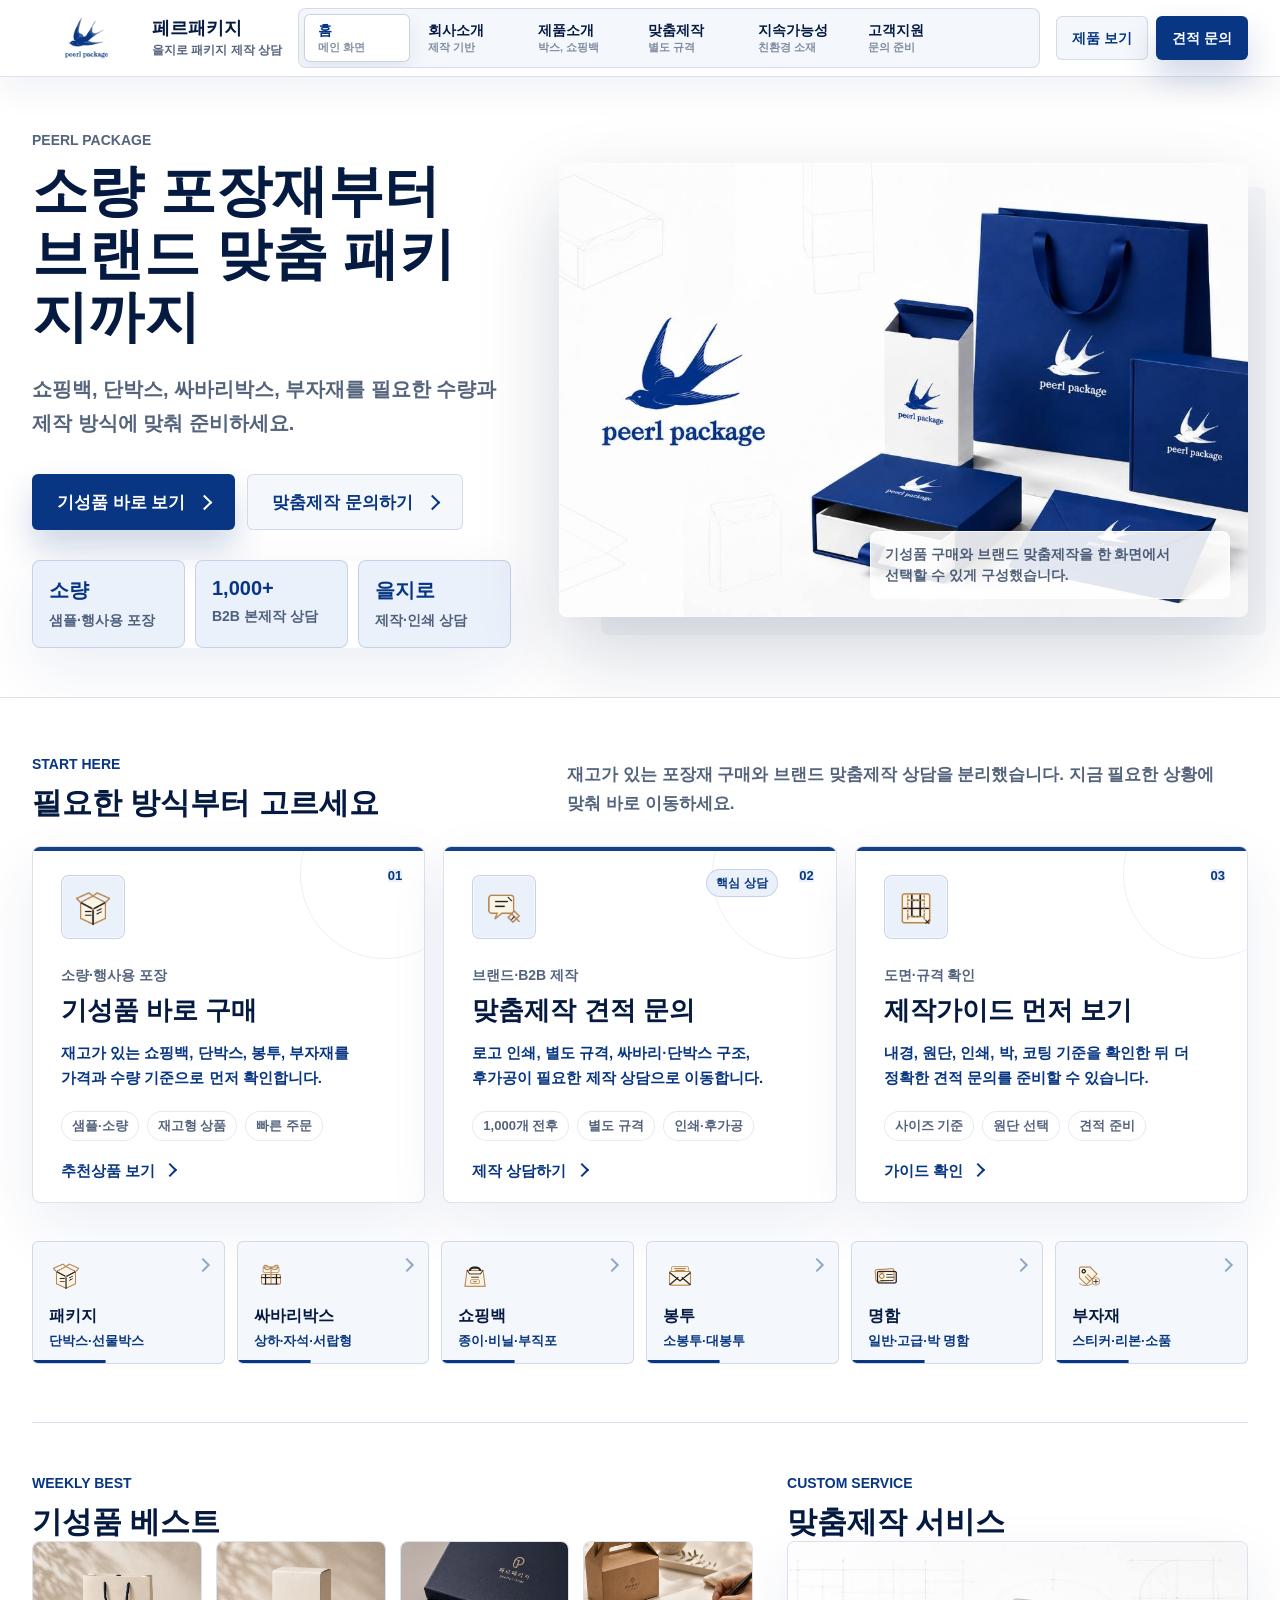
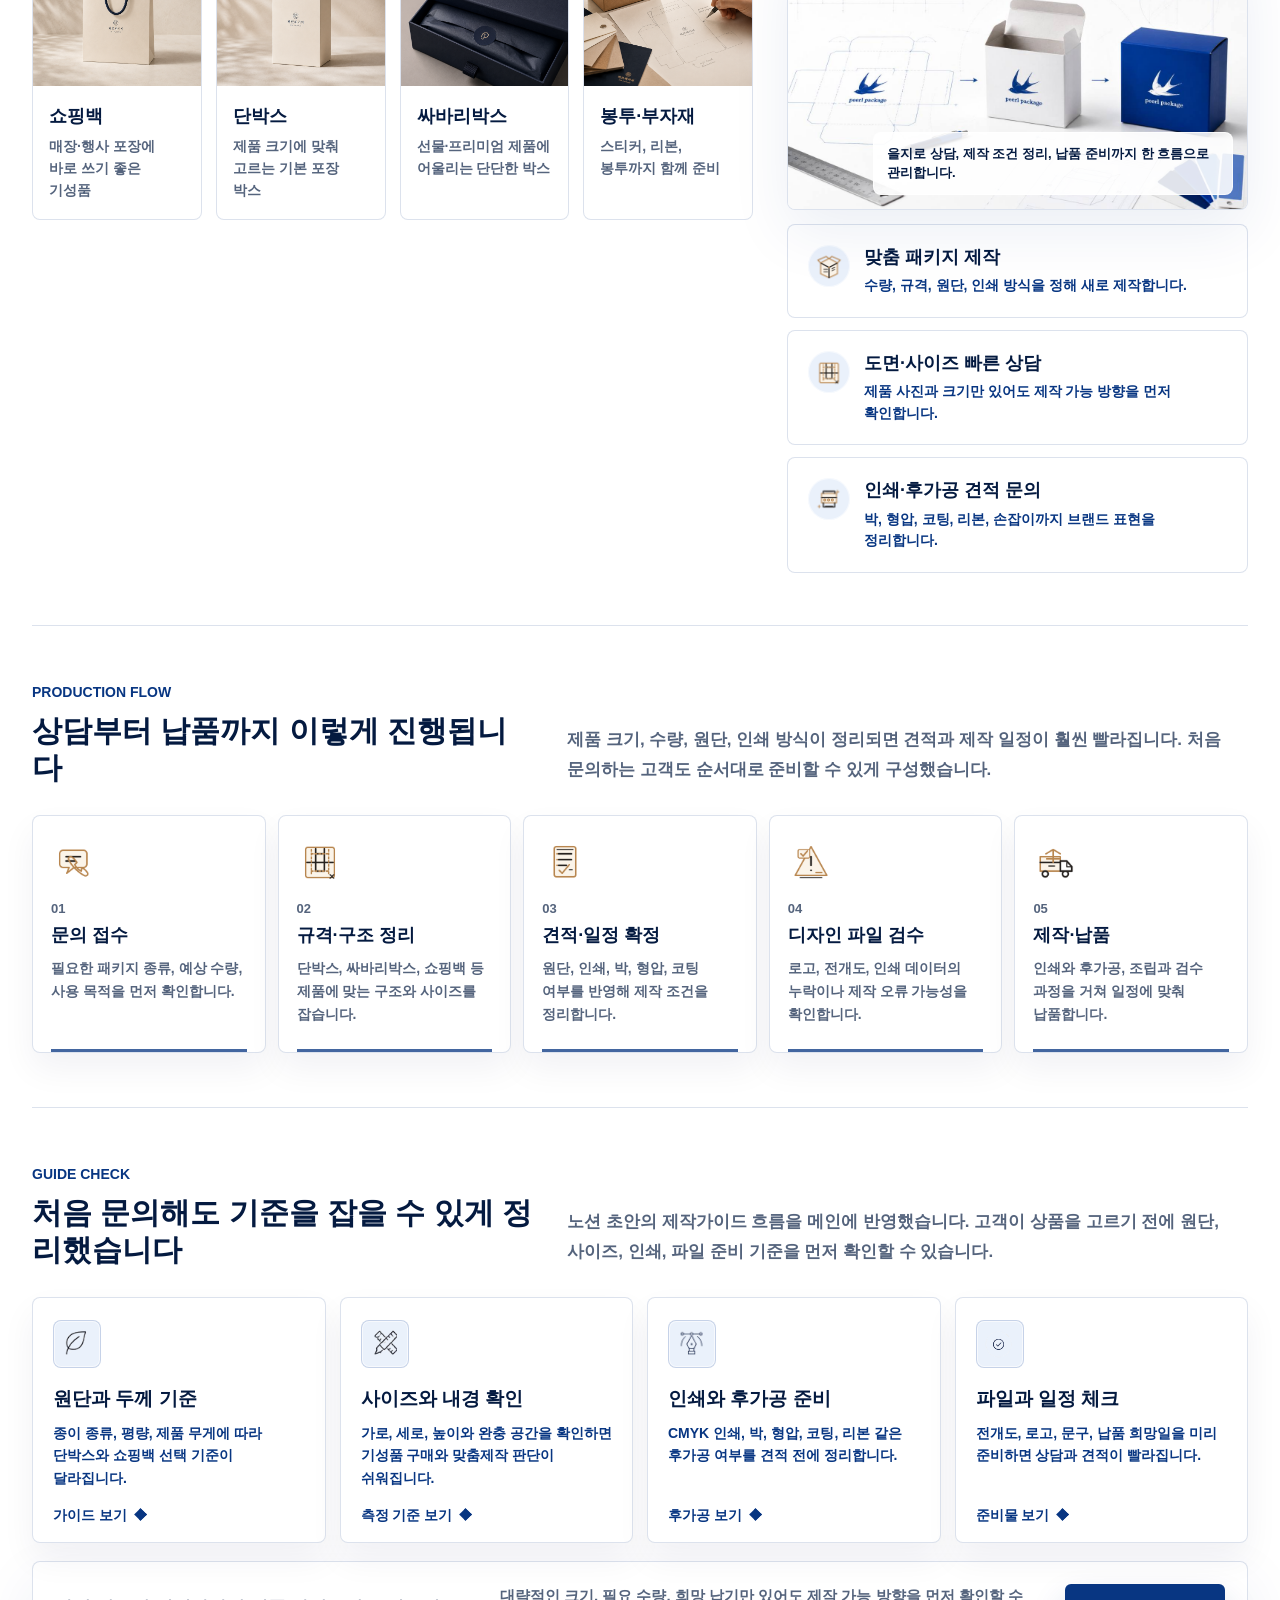
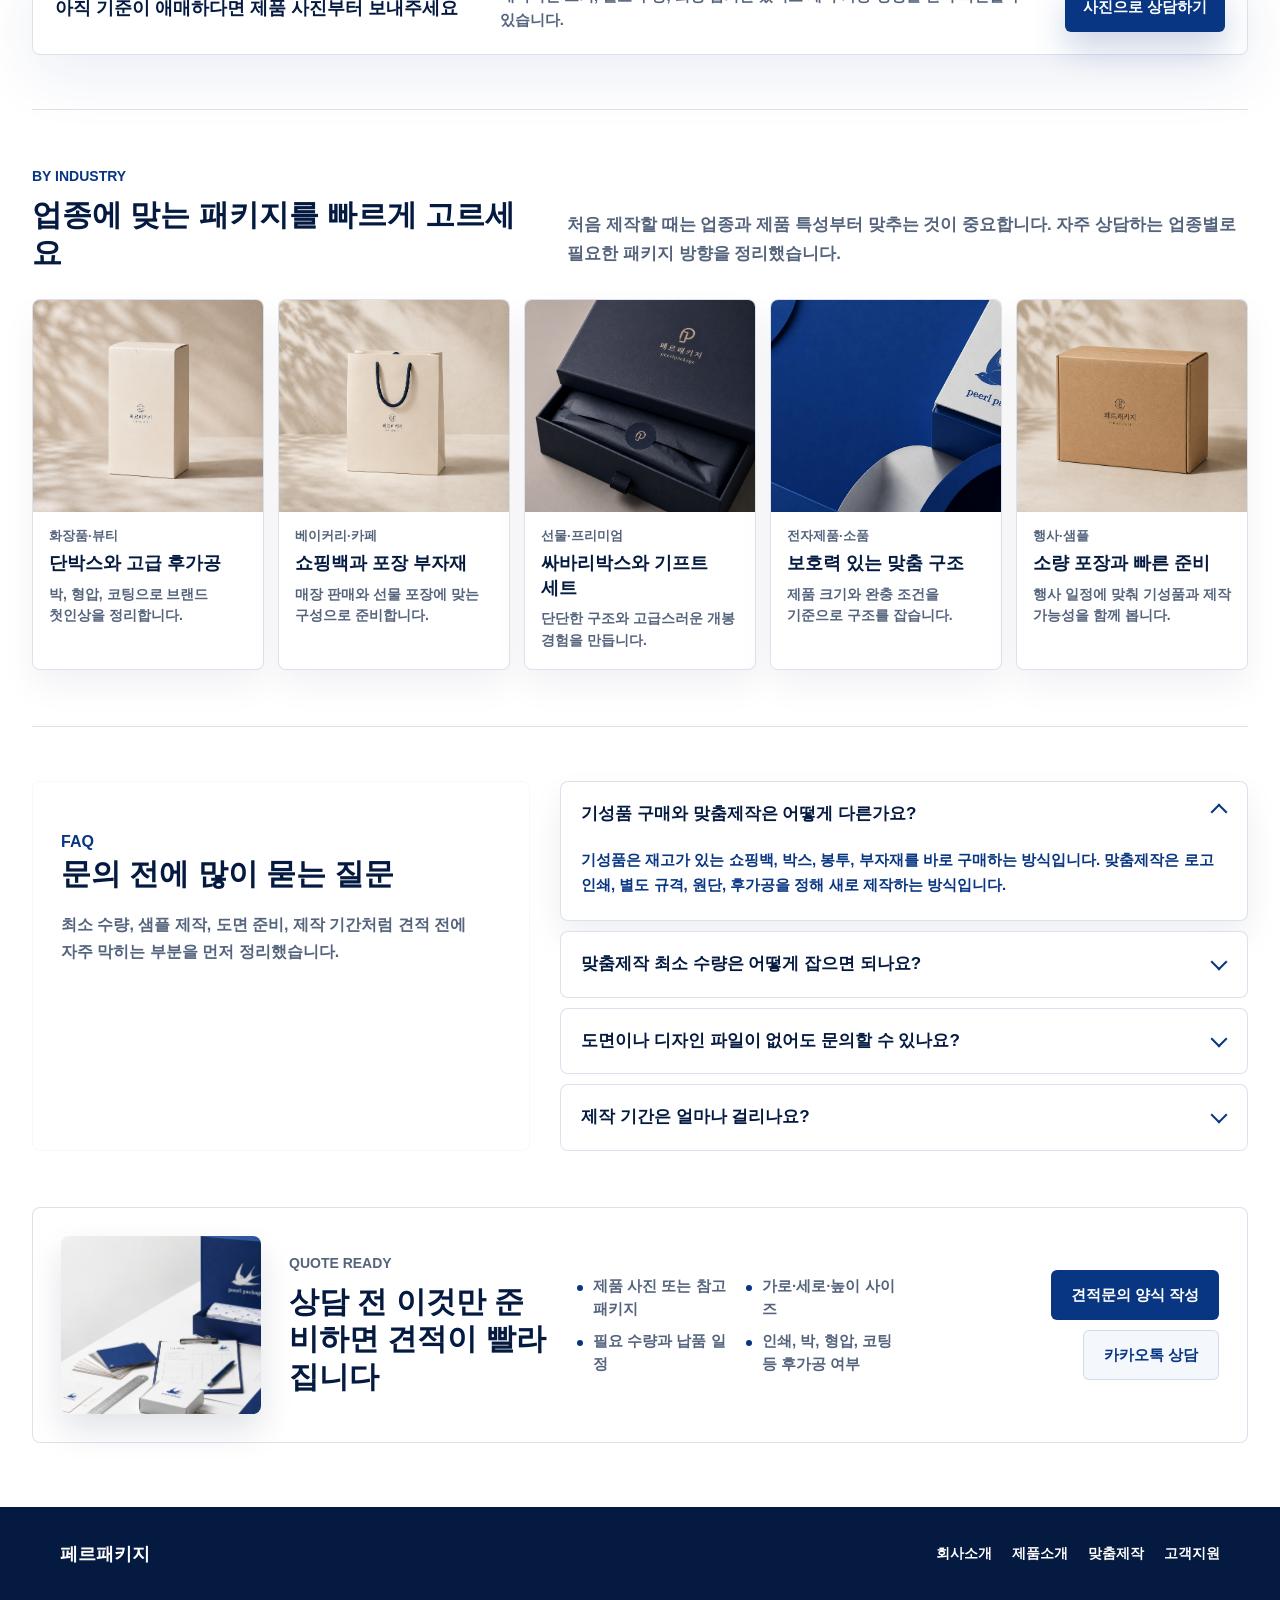
<file: index.html>
﻿<!doctype html>
<html lang="ko">
<head>
  <meta charset="utf-8">
  <meta name="viewport" content="width=device-width, initial-scale=1">
  <title>페르패키지 메인 개선 미리보기</title>
  <link rel="stylesheet" href="perpackage-main-renewal.css">
  <script src="perpackage-main-renewal.js" defer></script>
  <style>
    body {
      margin: 0;
      background: #ffffff;
    }
  </style>
</head>
<body>
  <section class="peerl-home-renewal" aria-label="페르패키지 메인 개선안">
    <header class="peerl-home-nav" aria-label="페르패키지 상단 메뉴">
      <div class="peerl-home-nav__inner">
        <a class="peerl-home-brand" href="/" aria-label="페르패키지 홈">
          <span class="peerl-home-brand__mark peerl-home-brand__mark--logo">
            <img src="assets/brand/perpackage-logo-crop.png" alt="">
          </span>
          <span class="peerl-home-brand__text">
            <strong>페르패키지</strong>
            <em>을지로 패키지 제작 상담</em>
          </span>
        </a>
        <nav class="peerl-home-nav__tabs" aria-label="페이지 바로가기">
          <a class="is-active" href="/">
            <strong>홈</strong>
            <span>메인 화면</span>
          </a>
          <a href="/company">
            <strong>회사소개</strong>
            <span>제작 기반</span>
          </a>
          <a href="/products">
            <strong>제품소개</strong>
            <span>박스, 쇼핑백</span>
          </a>
          <a href="/custom">
            <strong>맞춤제작</strong>
            <span>별도 규격</span>
          </a>
          <a href="/sustainability">
            <strong>지속가능성</strong>
            <span>친환경 소재</span>
          </a>
          <a href="/contact">
            <strong>고객지원</strong>
            <span>문의 준비</span>
          </a>
        </nav>
        <div class="peerl-home-nav__actions">
          <a class="peerl-home-nav__guide" href="/products">제품 보기</a>
          <a class="peerl-home-nav__quote" href="https://www.pluuug.com/form/TrPLMjXdJ1" target="_blank" rel="noopener">견적 문의</a>
        </div>
      </div>
    </header>

    <section class="peerl-home-hero" id="peerl-home-top" aria-label="기성품 구매와 맞춤제작 문의 안내">
      <div class="peerl-home-hero__inner">
        <div class="peerl-home-hero__copy">
          <p class="peerl-home-eyebrow">PEERL PACKAGE</p>
          <h1>소량 포장재부터<br>브랜드 맞춤 패키지까지</h1>
          <p class="peerl-home-lead">
            쇼핑백, 단박스, 싸바리박스, 부자재를 필요한 수량과 제작 방식에 맞춰 준비하세요.
          </p>
          <div class="peerl-home-actions" aria-label="주요 이동">
            <a class="peerl-home-btn peerl-home-btn--primary" href="/products">기성품 바로 보기</a>
            <a class="peerl-home-btn peerl-home-btn--secondary" href="https://www.pluuug.com/form/TrPLMjXdJ1" target="_blank" rel="noopener">맞춤제작 문의하기</a>
          </div>
          <dl class="peerl-home-proof" aria-label="페르패키지 제작 범위">
            <div>
              <dt>소량</dt>
              <dd>샘플·행사용 포장</dd>
            </div>
            <div>
              <dt>1,000+</dt>
              <dd>B2B 본제작 상담</dd>
            </div>
            <div>
              <dt>을지로</dt>
              <dd>제작·인쇄 상담</dd>
            </div>
          </dl>
        </div>
        <figure class="peerl-home-hero__visual">
          <img src="assets/photos/perpackage-brand-package-set.jpg" alt="페르패키지 쇼핑백, 단박스, 싸바리박스, 봉투 제품 구성">
          <figcaption>
            <span>기성품 구매와 브랜드 맞춤제작을</span>
            <span>한 화면에서 선택할 수 있게 구성했습니다.</span>
          </figcaption>
        </figure>
      </div>
    </section>

    <section class="peerl-home-routes" aria-label="고객 상황별 빠른 선택">
      <div class="peerl-home-routes__top">
        <div class="peerl-home-section-head">
          <p>START HERE</p>
          <h2>필요한 방식부터 고르세요</h2>
        </div>
        <p class="peerl-home-section-desc">
          재고가 있는 포장재 구매와 브랜드 맞춤제작 상담을 분리했습니다. 지금 필요한 상황에 맞춰 바로 이동하세요.
        </p>
      </div>
      <div class="peerl-home-route-grid">
        <a class="peerl-home-route-card is-ready" href="/products">
          <span class="peerl-home-route-card__no">01</span>
          <span class="peerl-home-route-card__icon"><img src="assets/icons/peerl/package-box.png" alt=""></span>
          <span class="peerl-home-route-card__label">소량·행사용 포장</span>
          <strong>기성품 바로 구매</strong>
          <em>재고가 있는 쇼핑백, 단박스, 봉투, 부자재를 가격과 수량 기준으로 먼저 확인합니다.</em>
          <ul>
            <li>샘플·소량</li>
            <li>재고형 상품</li>
            <li>빠른 주문</li>
          </ul>
          <span class="peerl-home-route-card__action">추천상품 보기</span>
        </a>
        <a class="peerl-home-route-card is-custom" href="https://www.pluuug.com/form/TrPLMjXdJ1" target="_blank" rel="noopener">
          <span class="peerl-home-route-card__badge">핵심 상담</span>
          <span class="peerl-home-route-card__no">02</span>
          <span class="peerl-home-route-card__icon"><img src="assets/icons/peerl/custom-inquiry.png" alt=""></span>
          <span class="peerl-home-route-card__label">브랜드·B2B 제작</span>
          <strong>맞춤제작 견적 문의</strong>
          <em>로고 인쇄, 별도 규격, 싸바리·단박스 구조, 후가공이 필요한 제작 상담으로 이동합니다.</em>
          <ul>
            <li>1,000개 전후</li>
            <li>별도 규격</li>
            <li>인쇄·후가공</li>
          </ul>
          <span class="peerl-home-route-card__action">제작 상담하기</span>
        </a>
        <a class="peerl-home-route-card is-guide" href="/custom">
          <span class="peerl-home-route-card__no">03</span>
          <span class="peerl-home-route-card__icon"><img src="assets/icons/peerl/package-blueprint.png" alt=""></span>
          <span class="peerl-home-route-card__label">도면·규격 확인</span>
          <strong>제작가이드 먼저 보기</strong>
          <em>내경, 원단, 인쇄, 박, 코팅 기준을 확인한 뒤 더 정확한 견적 문의를 준비할 수 있습니다.</em>
          <ul>
            <li>사이즈 기준</li>
            <li>원단 선택</li>
            <li>견적 준비</li>
          </ul>
          <span class="peerl-home-route-card__action">가이드 확인</span>
        </a>
      </div>
    </section>

    <nav class="peerl-home-category" aria-label="기성품 카테고리">
      <a href="/products"><img src="assets/icons/peerl/package-box.png" alt=""><strong>패키지</strong><span>단박스·선물박스</span></a>
      <a href="/products"><img src="assets/icons/peerl/rigid-box.png" alt=""><strong>싸바리박스</strong><span>상하·자석·서랍형</span></a>
      <a href="/products"><img src="assets/icons/peerl/shopping-bag.png" alt=""><strong>쇼핑백</strong><span>종이·비닐·부직포</span></a>
      <a href="/products"><img src="assets/icons/peerl/envelope.png" alt=""><strong>봉투</strong><span>소봉투·대봉투</span></a>
      <a href="/products"><img src="assets/icons/peerl/business-card.png" alt=""><strong>명함</strong><span>일반·고급·박 명함</span></a>
      <a href="/products"><img src="assets/icons/peerl/accessories.png" alt=""><strong>부자재</strong><span>스티커·리본·소품</span></a>
    </nav>

    <section class="peerl-home-split" id="peerl-home-ready" aria-label="기성품 베스트와 맞춤제작 서비스 분리">
      <div class="peerl-home-ready-products">
        <div class="peerl-home-section-head">
          <p>WEEKLY BEST</p>
          <h2>기성품 베스트</h2>
        </div>
        <div class="peerl-home-product-grid">
          <a class="peerl-home-product-card" href="/products">
            <img src="assets/notion-selected/notion-shopping-bag.png" alt="화이트 쇼핑백">
            <strong>쇼핑백</strong>
            <span>매장·행사 포장에 바로 쓰기 좋은 기성품</span>
          </a>
          <a class="peerl-home-product-card" href="/products">
            <img src="assets/notion-selected/notion-folding-carton-white.png" alt="화이트 패키지 박스">
            <strong>단박스</strong>
            <span>제품 크기에 맞춰 고르는 기본 포장 박스</span>
          </a>
          <a class="peerl-home-product-card" href="/products">
            <img src="assets/notion-selected/notion-premium-rigid-case.png" alt="네이비 싸바리 박스">
            <strong>싸바리박스</strong>
            <span>선물·프리미엄 제품에 어울리는 단단한 박스</span>
          </a>
          <a class="peerl-home-product-card" href="/products">
            <img src="assets/notion-selected/notion-custom-drawing.png" alt="네이비 봉투">
            <strong>봉투·부자재</strong>
            <span>스티커, 리본, 봉투까지 함께 준비</span>
          </a>
        </div>
      </div>

      <div class="peerl-home-services" id="peerl-home-custom" aria-label="맞춤제작 서비스">
        <div class="peerl-home-section-head">
          <p>CUSTOM SERVICE</p>
          <h2>맞춤제작 서비스</h2>
        </div>
        <figure class="peerl-home-service-visual">
          <img src="assets/photos/perpackage-design-process.jpg" alt="패키지 도면부터 완성품까지 이어지는 맞춤제작 과정">
          <figcaption>을지로 상담, 제작 조건 정리, 납품 준비까지 한 흐름으로 관리합니다.</figcaption>
        </figure>
        <div class="peerl-home-service-grid">
          <a class="peerl-home-service-card" href="/custom">
            <span><img src="assets/icons/peerl/package-box.png" alt=""></span>
            <strong>맞춤 패키지 제작</strong>
            <em>수량, 규격, 원단, 인쇄 방식을 정해 새로 제작합니다.</em>
          </a>
          <a class="peerl-home-service-card" href="https://pf.kakao.com/_chcFxb/chat" target="_blank" rel="noopener">
            <span><img src="assets/icons/peerl/package-blueprint.png" alt=""></span>
            <strong>도면·사이즈 빠른 상담</strong>
            <em>제품 사진과 크기만 있어도 제작 가능 방향을 먼저 확인합니다.</em>
          </a>
          <a class="peerl-home-service-card" href="https://www.pluuug.com/form/TrPLMjXdJ1" target="_blank" rel="noopener">
            <span><img src="assets/icons/peerl/print-finishing.png" alt=""></span>
            <strong>인쇄·후가공 견적 문의</strong>
            <em>박, 형압, 코팅, 리본, 손잡이까지 브랜드 표현을 정리합니다.</em>
          </a>
        </div>
      </div>
    </section>

    <section class="peerl-home-process" aria-label="맞춤제작 진행 과정">
      <div class="peerl-home-process__top">
        <div class="peerl-home-section-head">
          <p>PRODUCTION FLOW</p>
          <h2>상담부터 납품까지 이렇게 진행됩니다</h2>
        </div>
        <p class="peerl-home-section-desc">
          제품 크기, 수량, 원단, 인쇄 방식이 정리되면 견적과 제작 일정이 훨씬 빨라집니다. 처음 문의하는 고객도 순서대로 준비할 수 있게 구성했습니다.
        </p>
      </div>
      <ol class="peerl-home-process-grid">
        <li>
          <img src="assets/icons/peerl/order-consult.png" alt="">
          <span>01</span>
          <strong>문의 접수</strong>
          <em>필요한 패키지 종류, 예상 수량, 사용 목적을 먼저 확인합니다.</em>
        </li>
        <li>
          <img src="assets/icons/peerl/package-blueprint.png" alt="">
          <span>02</span>
          <strong>규격·구조 정리</strong>
          <em>단박스, 싸바리박스, 쇼핑백 등 제품에 맞는 구조와 사이즈를 잡습니다.</em>
        </li>
        <li>
          <img src="assets/icons/peerl/estimate-sheet.png" alt="">
          <span>03</span>
          <strong>견적·일정 확정</strong>
          <em>원단, 인쇄, 박, 형압, 코팅 여부를 반영해 제작 조건을 정리합니다.</em>
        </li>
        <li>
          <img src="assets/icons/peerl/production-caution.png" alt="">
          <span>04</span>
          <strong>디자인 파일 검수</strong>
          <em>로고, 전개도, 인쇄 데이터의 누락이나 제작 오류 가능성을 확인합니다.</em>
        </li>
        <li>
          <img src="assets/icons/peerl/delivery-packaging.png" alt="">
          <span>05</span>
          <strong>제작·납품</strong>
          <em>인쇄와 후가공, 조립과 검수 과정을 거쳐 일정에 맞춰 납품합니다.</em>
        </li>
      </ol>
    </section>

    <section class="peerl-home-guide" id="peerl-home-guide" aria-label="견적 준비 제작가이드">
      <div class="peerl-home-guide__top">
        <div class="peerl-home-section-head">
          <p>GUIDE CHECK</p>
          <h2>처음 문의해도 기준을 잡을 수 있게 정리했습니다</h2>
        </div>
        <p class="peerl-home-section-desc">
          노션 초안의 제작가이드 흐름을 메인에 반영했습니다. 고객이 상품을 고르기 전에 원단, 사이즈, 인쇄, 파일 준비 기준을 먼저 확인할 수 있습니다.
        </p>
      </div>
      <div class="peerl-home-guide-grid">
        <a class="peerl-home-guide-card" href="/custom">
          <span><img src="assets/icons/icon-proof-leaf.png" alt=""></span>
          <strong>원단과 두께 기준</strong>
          <em>종이 종류, 평량, 제품 무게에 따라 단박스와 쇼핑백 선택 기준이 달라집니다.</em>
          <b>가이드 보기</b>
        </a>
        <a class="peerl-home-guide-card" href="/custom">
          <span><img src="assets/icons/icon-proof-ruler.png" alt=""></span>
          <strong>사이즈와 내경 확인</strong>
          <em>가로, 세로, 높이와 완충 공간을 확인하면 기성품 구매와 맞춤제작 판단이 쉬워집니다.</em>
          <b>측정 기준 보기</b>
        </a>
        <a class="peerl-home-guide-card" href="/custom">
          <span><img src="assets/icons/icon-service-design.png" alt=""></span>
          <strong>인쇄와 후가공 준비</strong>
          <em>CMYK 인쇄, 박, 형압, 코팅, 리본 같은 후가공 여부를 견적 전에 정리합니다.</em>
          <b>후가공 보기</b>
        </a>
        <a class="peerl-home-guide-card" href="/custom">
          <span><img src="assets/icons/icon-process-check.png" alt=""></span>
          <strong>파일과 일정 체크</strong>
          <em>전개도, 로고, 문구, 납품 희망일을 미리 준비하면 상담과 견적이 빨라집니다.</em>
          <b>준비물 보기</b>
        </a>
      </div>
      <div class="peerl-home-guide-cta">
        <strong>아직 기준이 애매하다면 제품 사진부터 보내주세요</strong>
        <span>대략적인 크기, 필요 수량, 희망 납기만 있어도 제작 가능 방향을 먼저 확인할 수 있습니다.</span>
        <a href="https://pf.kakao.com/_chcFxb/chat" target="_blank" rel="noopener">사진으로 상담하기</a>
      </div>
    </section>

    <section class="peerl-home-industries" id="peerl-home-industries" aria-label="업종별 추천 패키지">
      <div class="peerl-home-routes__top">
        <div class="peerl-home-section-head">
          <p>BY INDUSTRY</p>
          <h2>업종에 맞는 패키지를 빠르게 고르세요</h2>
        </div>
        <p class="peerl-home-section-desc">
          처음 제작할 때는 업종과 제품 특성부터 맞추는 것이 중요합니다. 자주 상담하는 업종별로 필요한 패키지 방향을 정리했습니다.
        </p>
      </div>
      <div class="peerl-home-industry-grid">
        <a class="peerl-home-industry-card" href="/custom">
          <img src="assets/notion-selected/notion-folding-carton-white.png" alt="화장품 제품 패키지 예시">
          <span>화장품·뷰티</span>
          <strong>단박스와 고급 후가공</strong>
          <em>박, 형압, 코팅으로 브랜드 첫인상을 정리합니다.</em>
        </a>
        <a class="peerl-home-industry-card" href="/products">
          <img src="assets/notion-selected/notion-shopping-bag.png" alt="카페 쇼핑백 예시">
          <span>베이커리·카페</span>
          <strong>쇼핑백과 포장 부자재</strong>
          <em>매장 판매와 선물 포장에 맞는 구성으로 준비합니다.</em>
        </a>
        <a class="peerl-home-industry-card" href="/products">
          <img src="assets/notion-selected/notion-premium-rigid-case.png" alt="프리미엄 선물 패키지 예시">
          <span>선물·프리미엄</span>
          <strong>싸바리박스와 기프트 세트</strong>
          <em>단단한 구조와 고급스러운 개봉 경험을 만듭니다.</em>
        </a>
        <a class="peerl-home-industry-card" href="/custom">
          <img src="assets/photos/perpackage-blue-detail.jpg" alt="네이비와 화이트 패키지 디테일 예시">
          <span>전자제품·소품</span>
          <strong>보호력 있는 맞춤 구조</strong>
          <em>제품 크기와 완충 조건을 기준으로 구조를 잡습니다.</em>
        </a>
        <a class="peerl-home-industry-card" href="/products">
          <img src="assets/notion-selected/notion-corrugated-box-kraft.png" alt="행사용 패키지 예시">
          <span>행사·샘플</span>
          <strong>소량 포장과 빠른 준비</strong>
          <em>행사 일정에 맞춰 기성품과 제작 가능성을 함께 봅니다.</em>
        </a>
      </div>
    </section>

    <section class="peerl-home-faq" id="peerl-home-faq" aria-label="자주 묻는 질문">
      <div class="peerl-home-faq__aside">
        <div class="peerl-home-section-head">
          <p>FAQ</p>
          <h2>문의 전에 많이 묻는 질문</h2>
        </div>
        <p>
          최소 수량, 샘플 제작, 도면 준비, 제작 기간처럼 견적 전에 자주 막히는 부분을 먼저 정리했습니다.
        </p>
      </div>
      <div class="peerl-home-faq__list">
        <details open>
          <summary>기성품 구매와 맞춤제작은 어떻게 다른가요?</summary>
          <p>기성품은 재고가 있는 쇼핑백, 박스, 봉투, 부자재를 바로 구매하는 방식입니다. 맞춤제작은 로고 인쇄, 별도 규격, 원단, 후가공을 정해 새로 제작하는 방식입니다.</p>
        </details>
        <details>
          <summary>맞춤제작 최소 수량은 어떻게 잡으면 되나요?</summary>
          <p>제품 구조와 원단, 인쇄 방식에 따라 달라집니다. 페르패키지는 소량 샘플부터 1,000개 전후의 B2B 본제작까지 상담하므로 필요한 수량을 먼저 알려주시면 제작 가능 방향을 확인해드립니다.</p>
        </details>
        <details>
          <summary>도면이나 디자인 파일이 없어도 문의할 수 있나요?</summary>
          <p>가능합니다. 제품 사진, 대략적인 가로·세로·높이, 참고 패키지만 있어도 상담을 시작할 수 있습니다. 정확한 제작 전에는 전개도와 인쇄 데이터를 검수합니다.</p>
        </details>
        <details>
          <summary>제작 기간은 얼마나 걸리나요?</summary>
          <p>기성품은 재고와 주문 조건에 따라 빠르게 준비할 수 있고, 맞춤제작은 구조 확정, 디자인 검수, 인쇄와 후가공 조건에 따라 일정이 달라집니다. 납품 희망일이 있다면 상담 때 함께 알려주세요.</p>
        </details>
      </div>
    </section>

    <section class="peerl-home-consult" aria-label="제작 문의 준비">
      <img class="peerl-home-consult__image" src="assets/photos/perpackage-estimate-desk.jpg" alt="패키지 견적 상담 준비 자료">
      <div>
        <p>QUOTE READY</p>
        <h2>상담 전 이것만 준비하면 견적이 빨라집니다</h2>
      </div>
      <ul>
        <li>제품 사진 또는 참고 패키지</li>
        <li>가로·세로·높이 사이즈</li>
        <li>필요 수량과 납품 일정</li>
        <li>인쇄, 박, 형압, 코팅 등 후가공 여부</li>
      </ul>
      <div class="peerl-home-consult__actions">
        <a class="is-primary" href="https://www.pluuug.com/form/TrPLMjXdJ1" target="_blank" rel="noopener">견적문의 양식 작성</a>
        <a class="is-secondary" href="https://pf.kakao.com/_chcFxb/chat" target="_blank" rel="noopener">카카오톡 상담</a>
      </div>
    </section>

    <div class="peerl-home-sticky-cta" aria-label="모바일 빠른 이동">
      <a href="/products">기성품 보기</a>
      <a href="https://www.pluuug.com/form/TrPLMjXdJ1" target="_blank" rel="noopener">견적 문의</a>
    </div>
    <footer class="peerl-sub-footer">
      <div class="peerl-sub-inner">
        <strong>페르패키지</strong>
        <nav aria-label="하단 페이지 이동">
          <a href="/company">회사소개</a>
          <a href="/products">제품소개</a>
          <a href="/custom">맞춤제작</a>
          <a href="/contact">고객지원</a>
        </nav>
      </div>
    </footer>
  </section>
</body>
</html>
</file>
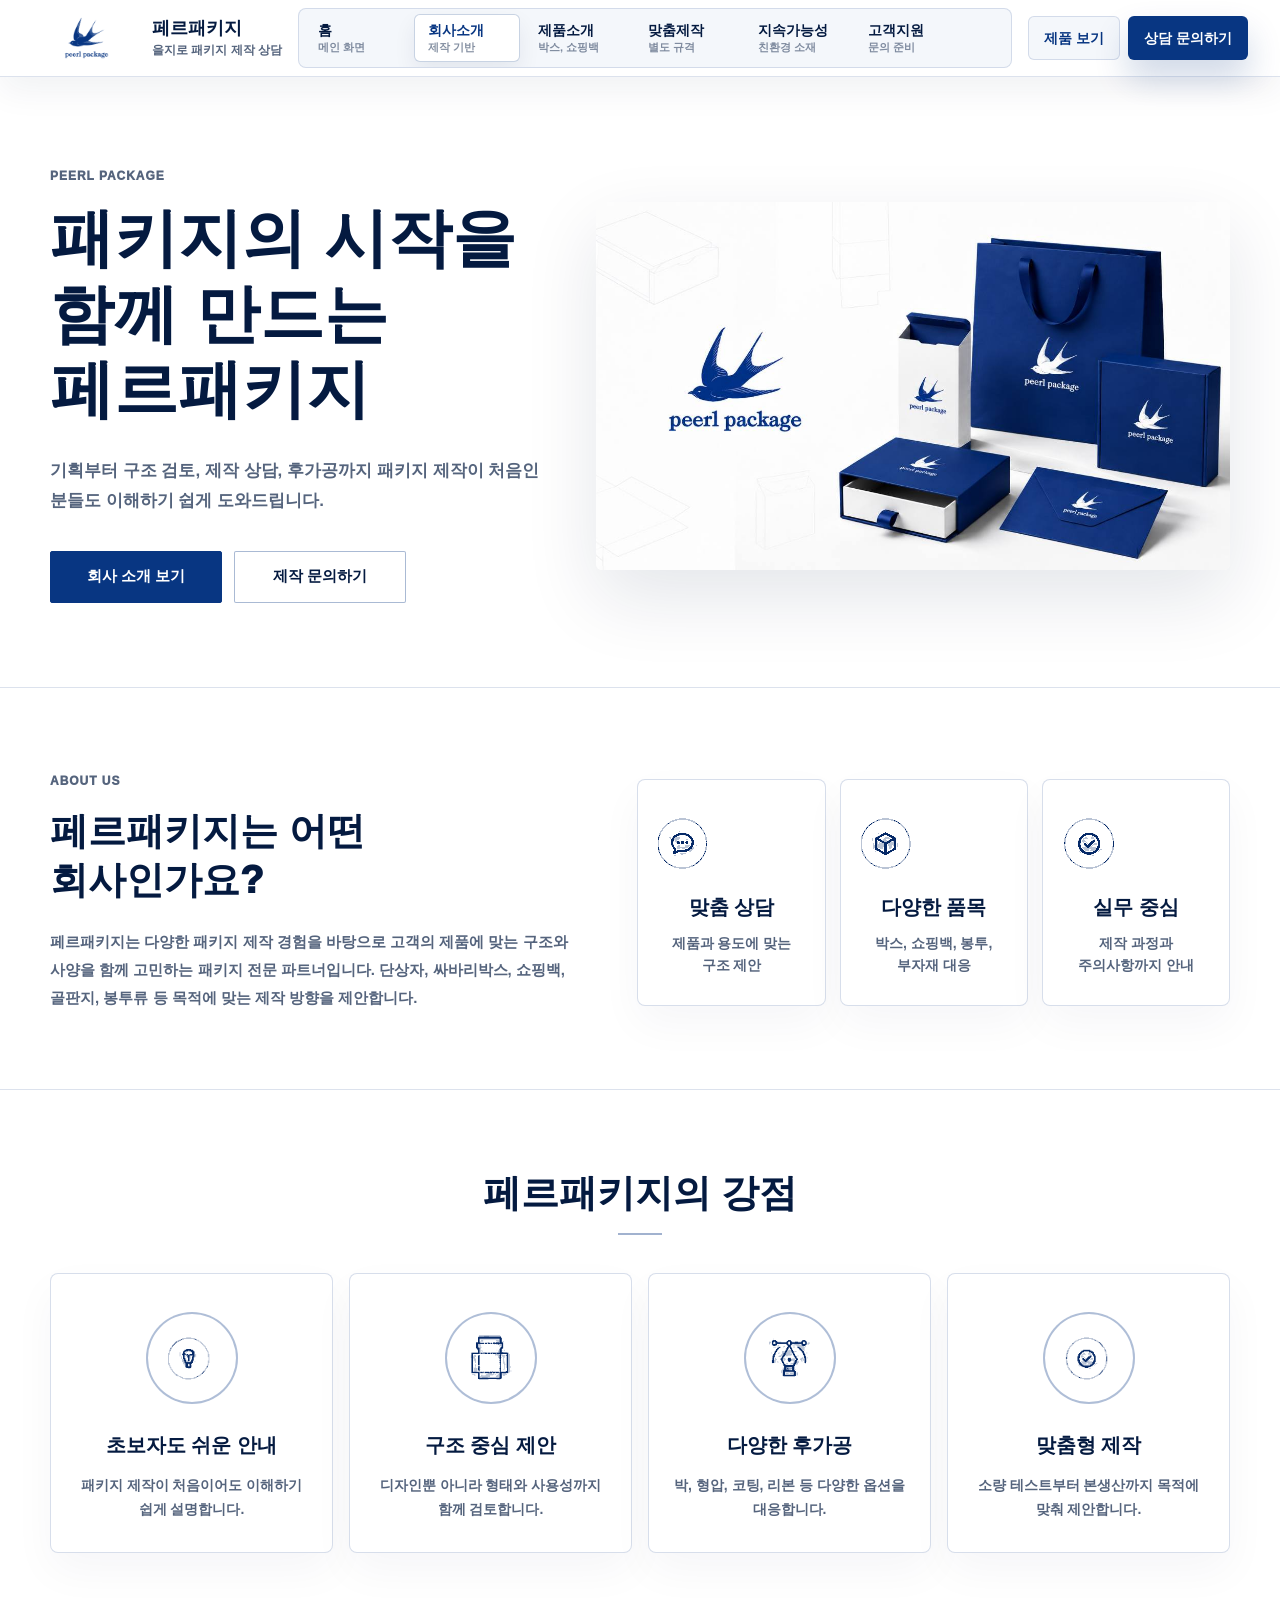
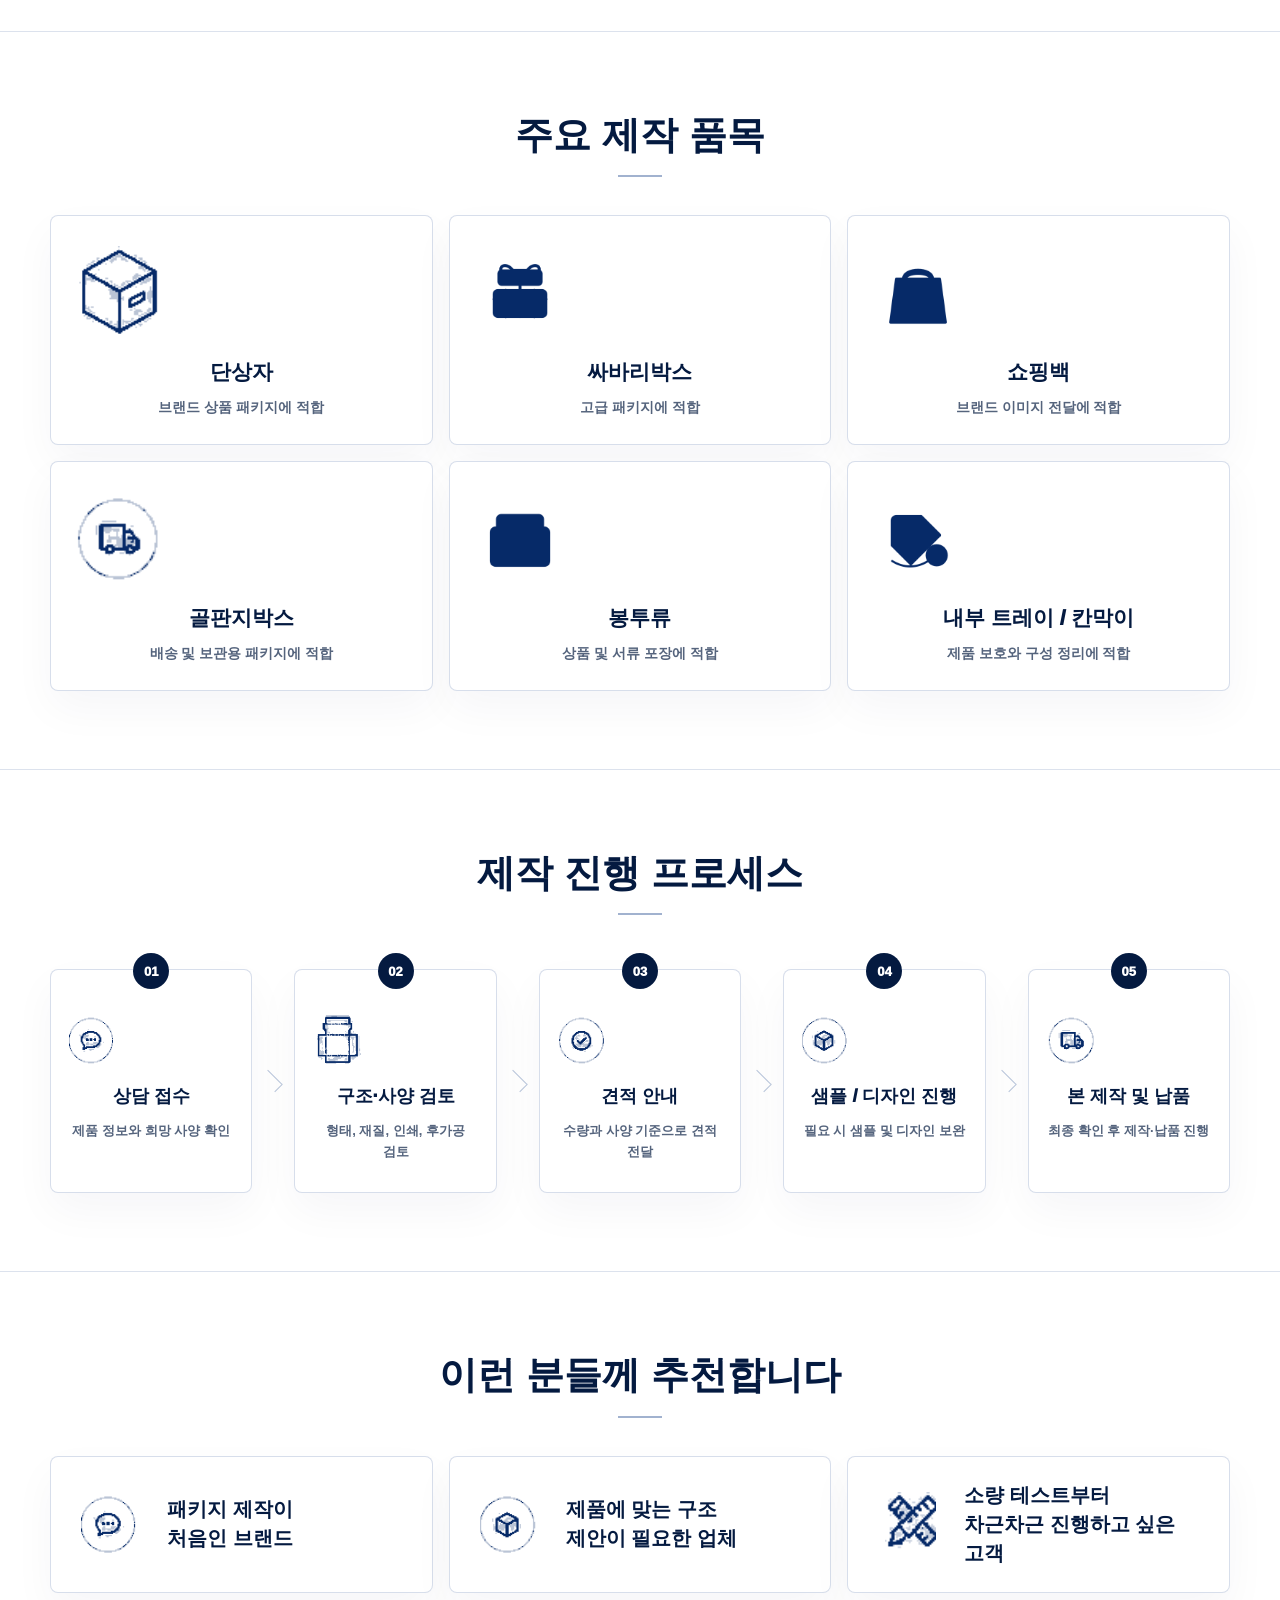
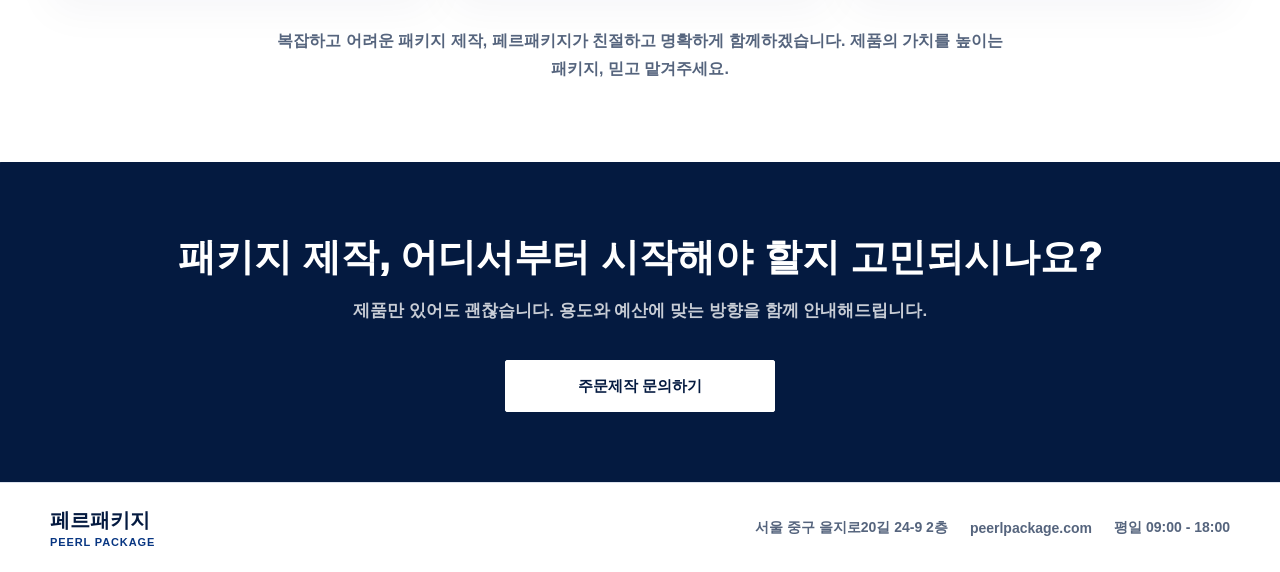
<file: company.html>
<!doctype html>
<html lang="ko">
<head>
  <meta charset="utf-8">
  <meta name="viewport" content="width=device-width, initial-scale=1">
  <title>회사소개 - 페르패키지</title>
  <link rel="stylesheet" href="perpackage-main-renewal.css">
</head>
<body>
  <section class="peerl-home-renewal peerl-subpage peerl-company-page" aria-label="페르패키지 회사소개">
    <header class="peerl-home-nav" aria-label="페르패키지 상단 메뉴">
      <div class="peerl-home-nav__inner">
        <a class="peerl-home-brand" href="/" aria-label="페르패키지 홈">
          <span class="peerl-home-brand__mark peerl-home-brand__mark--logo">
            <img src="assets/brand/perpackage-logo-crop.png" alt="">
          </span>
          <span class="peerl-home-brand__text"><strong>페르패키지</strong><em>을지로 패키지 제작 상담</em></span>
        </a>
        <nav class="peerl-home-nav__tabs" aria-label="페이지 바로가기">
          <a href="/"><strong>홈</strong><span>메인 화면</span></a>
          <a class="is-active" href="/company"><strong>회사소개</strong><span>제작 기반</span></a>
          <a href="/products"><strong>제품소개</strong><span>박스, 쇼핑백</span></a>
          <a href="/custom"><strong>맞춤제작</strong><span>별도 규격</span></a>
          <a href="/sustainability"><strong>지속가능성</strong><span>친환경 소재</span></a>
          <a href="/contact"><strong>고객지원</strong><span>문의 준비</span></a>
        </nav>
        <div class="peerl-home-nav__actions">
          <a class="peerl-home-nav__guide" href="/products">제품 보기</a>
          <a class="peerl-home-nav__quote" href="https://www.pluuug.com/form/TrPLMjXdJ1" target="_blank" rel="noopener">상담 문의하기</a>
        </div>
      </div>
    </header>

    <main>
      <section class="peerl-company-hero">
        <div class="peerl-company-inner peerl-company-hero__grid">
          <div class="peerl-company-hero__copy">
            <p class="peerl-company-kicker">PEERL PACKAGE</p>
            <h1>패키지의 시작을<br>함께 만드는 페르패키지</h1>
            <p>기획부터 구조 검토, 제작 상담, 후가공까지 패키지 제작이 처음인 분들도 이해하기 쉽게 도와드립니다.</p>
            <div class="peerl-company-actions">
              <a class="is-primary" href="#about">회사 소개 보기</a>
              <a href="https://www.pluuug.com/form/TrPLMjXdJ1" target="_blank" rel="noopener">제작 문의하기</a>
            </div>
          </div>
          <figure class="peerl-company-hero__media">
            <img src="assets/photos/perpackage-brand-package-set.jpg" alt="페르패키지 쇼핑백, 단박스, 싸바리박스, 봉투 제품 구성">
          </figure>
        </div>
      </section>

      <section id="about" class="peerl-company-section peerl-company-about">
        <div class="peerl-company-inner peerl-company-about__grid">
          <div class="peerl-company-section-copy">
            <p class="peerl-company-kicker">ABOUT US</p>
            <h2>페르패키지는 어떤 회사인가요?</h2>
            <p>페르패키지는 다양한 패키지 제작 경험을 바탕으로 고객의 제품에 맞는 구조와 사양을 함께 고민하는 패키지 전문 파트너입니다. 단상자, 싸바리박스, 쇼핑백, 골판지, 봉투류 등 목적에 맞는 제작 방향을 제안합니다.</p>
          </div>
          <div class="peerl-company-mini-grid" aria-label="페르패키지 핵심 특징">
            <article>
              <img src="assets/icons/icon-process-chat.png" alt="">
              <strong>맞춤 상담</strong>
              <span>제품과 용도에 맞는 구조 제안</span>
            </article>
            <article>
              <img src="assets/icons/icon-process-cube.png" alt="">
              <strong>다양한 품목</strong>
              <span>박스, 쇼핑백, 봉투, 부자재 대응</span>
            </article>
            <article>
              <img src="assets/icons/icon-process-check.png" alt="">
              <strong>실무 중심</strong>
              <span>제작 과정과 주의사항까지 안내</span>
            </article>
          </div>
        </div>
      </section>

      <section class="peerl-company-section">
        <div class="peerl-company-inner">
          <div class="peerl-company-title">
            <h2>페르패키지의 강점</h2>
          </div>
          <div class="peerl-company-feature-grid">
            <article>
              <span><img src="assets/icons/icon-process-bulb.png" alt=""></span>
              <h3>초보자도 쉬운 안내</h3>
              <p>패키지 제작이 처음이어도 이해하기 쉽게 설명합니다.</p>
            </article>
            <article>
              <span><img src="assets/icons/icon-service-drawing.png" alt=""></span>
              <h3>구조 중심 제안</h3>
              <p>디자인뿐 아니라 형태와 사용성까지 함께 검토합니다.</p>
            </article>
            <article>
              <span><img src="assets/icons/icon-service-design.png" alt=""></span>
              <h3>다양한 후가공</h3>
              <p>박, 형압, 코팅, 리본 등 다양한 옵션을 대응합니다.</p>
            </article>
            <article>
              <span><img src="assets/icons/icon-process-check.png" alt=""></span>
              <h3>맞춤형 제작</h3>
              <p>소량 테스트부터 본생산까지 목적에 맞춰 제안합니다.</p>
            </article>
          </div>
        </div>
      </section>

      <section class="peerl-company-section peerl-company-products">
        <div class="peerl-company-inner">
          <div class="peerl-company-title">
            <h2>주요 제작 품목</h2>
          </div>
          <div class="peerl-company-product-grid">
            <article>
              <img src="assets/icons/icon-service-package.png" alt="">
              <h3>단상자</h3>
              <p>브랜드 상품 패키지에 적합</p>
            </article>
            <article>
              <img src="assets/icons/peerl/rigid-box.png" alt="">
              <h3>싸바리박스</h3>
              <p>고급 패키지에 적합</p>
            </article>
            <article>
              <img src="assets/icons/peerl/shopping-bag.png" alt="">
              <h3>쇼핑백</h3>
              <p>브랜드 이미지 전달에 적합</p>
            </article>
            <article>
              <img src="assets/icons/icon-process-truck.png" alt="">
              <h3>골판지박스</h3>
              <p>배송 및 보관용 패키지에 적합</p>
            </article>
            <article>
              <img src="assets/icons/peerl/envelope.png" alt="">
              <h3>봉투류</h3>
              <p>상품 및 서류 포장에 적합</p>
            </article>
            <article>
              <img src="assets/icons/peerl/accessories.png" alt="">
              <h3>내부 트레이 / 칸막이</h3>
              <p>제품 보호와 구성 정리에 적합</p>
            </article>
          </div>
        </div>
      </section>

      <section class="peerl-company-section">
        <div class="peerl-company-inner">
          <div class="peerl-company-title">
            <h2>제작 진행 프로세스</h2>
          </div>
          <ol class="peerl-company-process">
            <li>
              <b>01</b>
              <img src="assets/icons/icon-process-chat.png" alt="">
              <strong>상담 접수</strong>
              <p>제품 정보와 희망 사양 확인</p>
            </li>
            <li>
              <b>02</b>
              <img src="assets/icons/icon-service-drawing.png" alt="">
              <strong>구조·사양 검토</strong>
              <p>형태, 재질, 인쇄, 후가공 검토</p>
            </li>
            <li>
              <b>03</b>
              <img src="assets/icons/icon-process-check.png" alt="">
              <strong>견적 안내</strong>
              <p>수량과 사양 기준으로 견적 전달</p>
            </li>
            <li>
              <b>04</b>
              <img src="assets/icons/icon-process-cube.png" alt="">
              <strong>샘플 / 디자인 진행</strong>
              <p>필요 시 샘플 및 디자인 보완</p>
            </li>
            <li>
              <b>05</b>
              <img src="assets/icons/icon-process-truck.png" alt="">
              <strong>본 제작 및 납품</strong>
              <p>최종 확인 후 제작·납품 진행</p>
            </li>
          </ol>
        </div>
      </section>

      <section class="peerl-company-section peerl-company-recommend">
        <div class="peerl-company-inner">
          <div class="peerl-company-title">
            <h2>이런 분들께 추천합니다</h2>
          </div>
          <div class="peerl-company-recommend-grid">
            <article>
              <img src="assets/icons/icon-process-chat.png" alt="">
              <strong>패키지 제작이<br>처음인 브랜드</strong>
            </article>
            <article>
              <img src="assets/icons/icon-process-cube.png" alt="">
              <strong>제품에 맞는 구조<br>제안이 필요한 업체</strong>
            </article>
            <article>
              <img src="assets/icons/icon-proof-ruler.png" alt="">
              <strong>소량 테스트부터<br>차근차근 진행하고 싶은 고객</strong>
            </article>
          </div>
          <p class="peerl-company-note">복잡하고 어려운 패키지 제작, 페르패키지가 친절하고 명확하게 함께하겠습니다. 제품의 가치를 높이는 패키지, 믿고 맡겨주세요.</p>
        </div>
      </section>

      <section class="peerl-company-final-cta">
        <div class="peerl-company-inner">
          <h2>패키지 제작, 어디서부터 시작해야 할지 고민되시나요?</h2>
          <p>제품만 있어도 괜찮습니다. 용도와 예산에 맞는 방향을 함께 안내해드립니다.</p>
          <a href="https://www.pluuug.com/form/TrPLMjXdJ1" target="_blank" rel="noopener">주문제작 문의하기</a>
        </div>
      </section>
    </main>

    <footer class="peerl-company-footer">
      <div class="peerl-company-inner">
        <strong>페르패키지 <span>PEERL PACKAGE</span></strong>
        <p>서울 중구 을지로20길 24-9 2층</p>
        <p>peerlpackage.com</p>
        <p>평일 09:00 - 18:00</p>
      </div>
    </footer>
  </section>
</body>
</html>
</file>
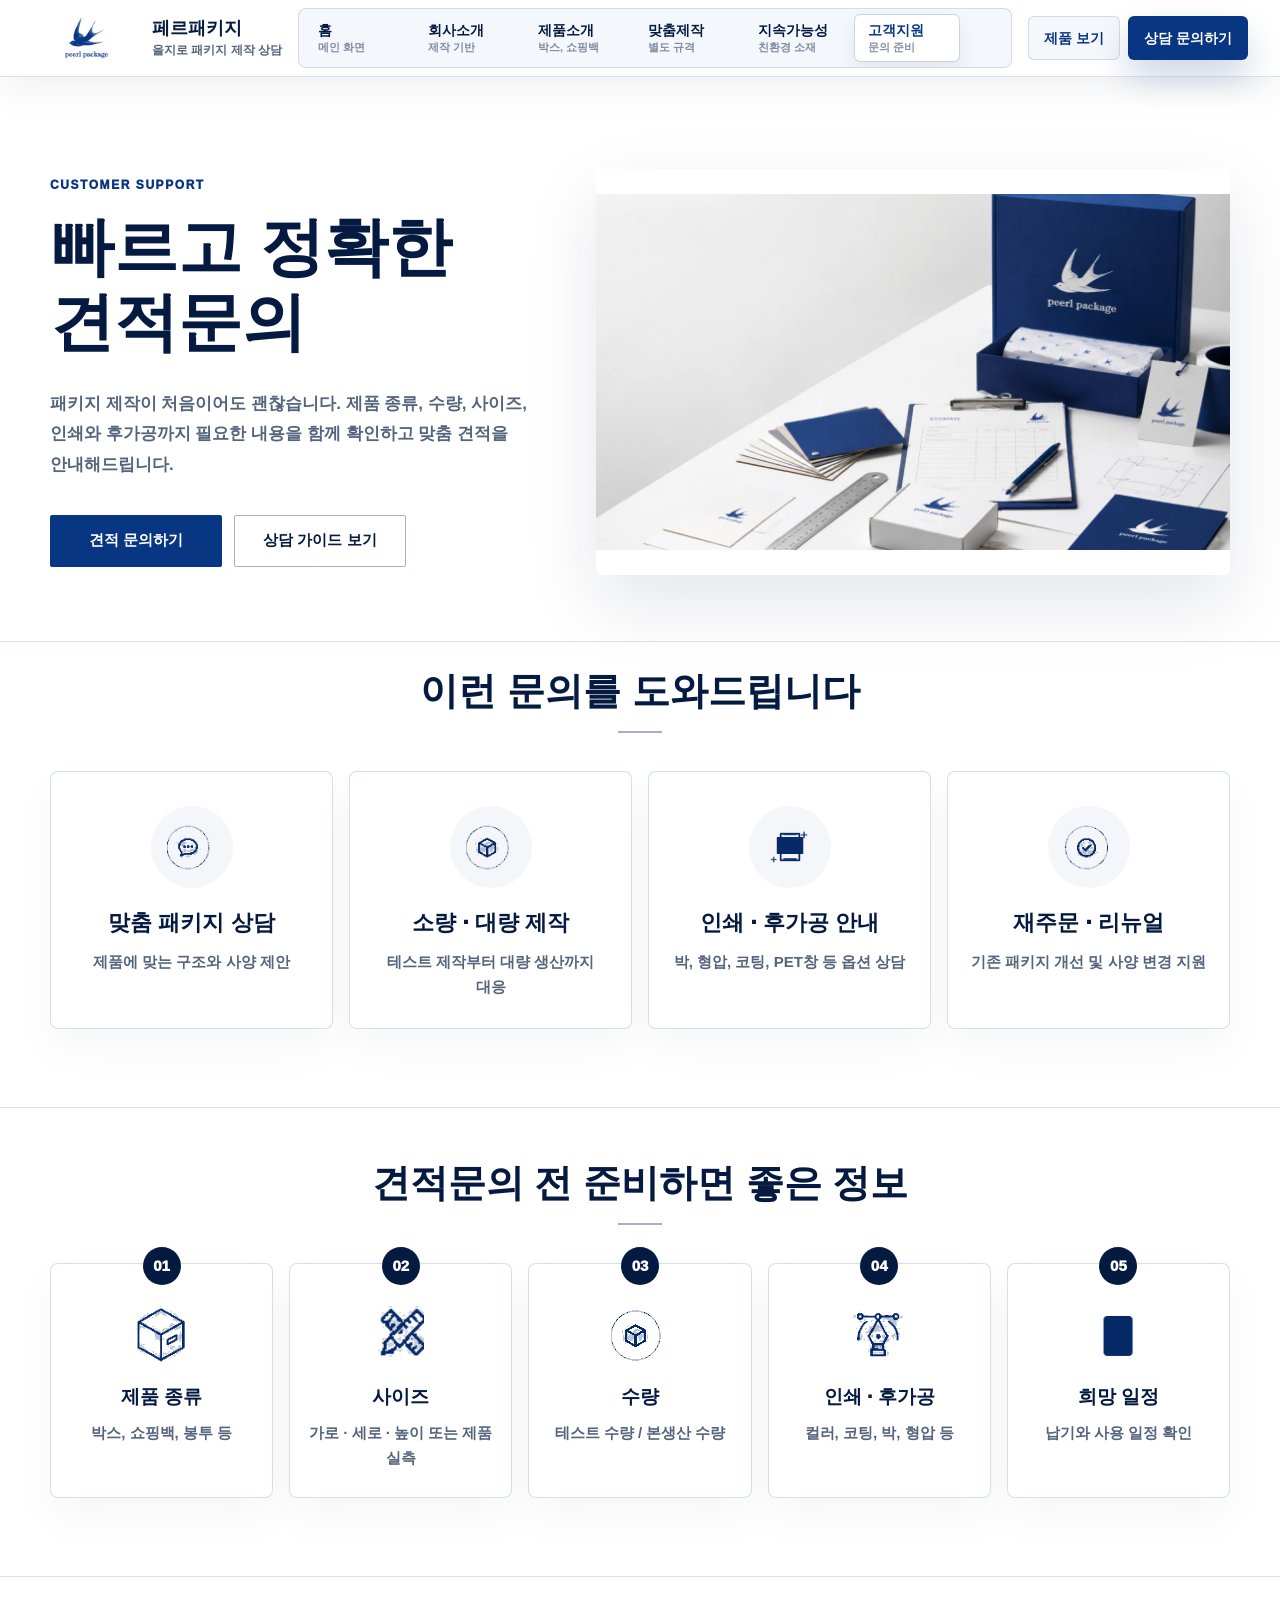
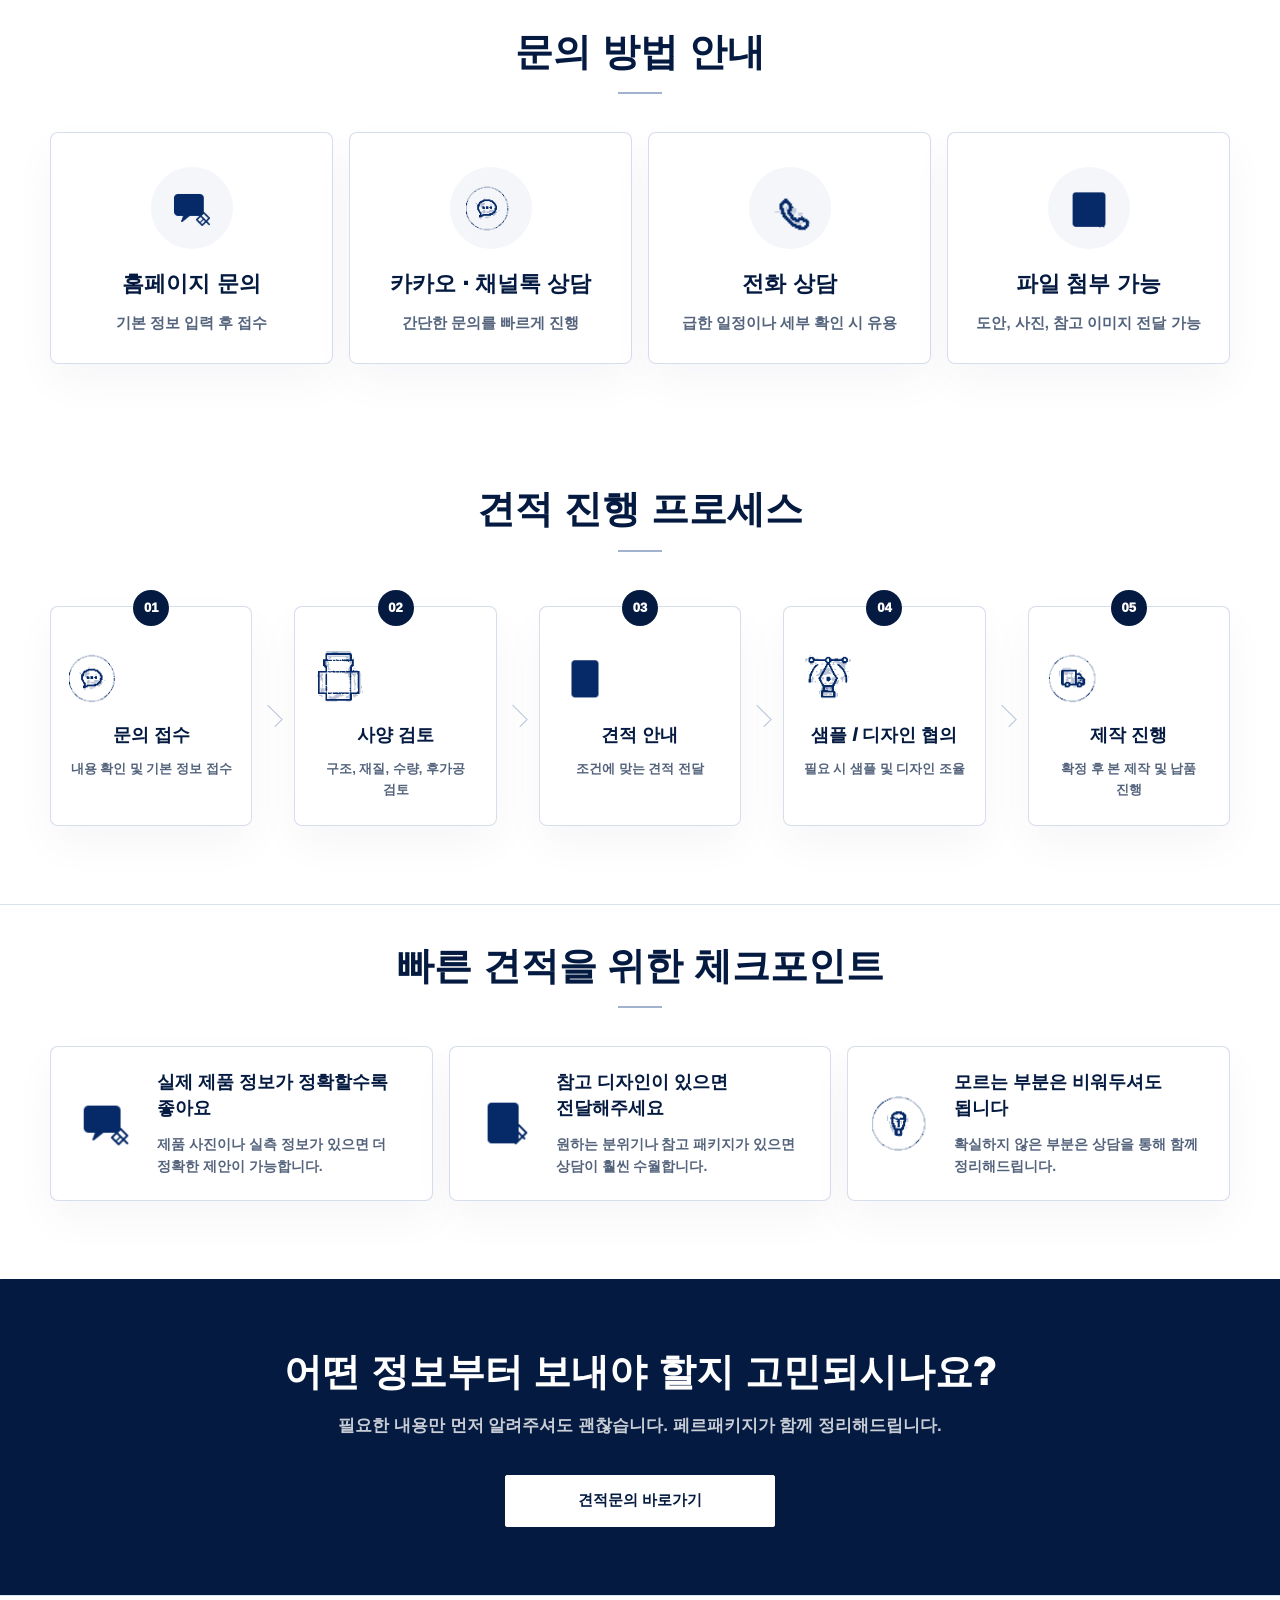
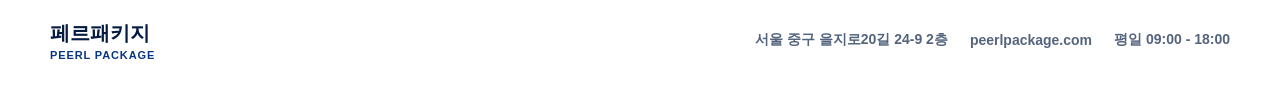
<file: contact.html>
<!doctype html>
<html lang="ko">
<head>
  <meta charset="utf-8">
  <meta name="viewport" content="width=device-width, initial-scale=1">
  <title>고객문의 - 페르패키지</title>
  <link rel="stylesheet" href="perpackage-main-renewal.css">
</head>
<body>
  <section class="peerl-home-renewal peerl-subpage peerl-contact-page" aria-label="페르패키지 고객문의">
    <header class="peerl-home-nav" aria-label="페르패키지 상단 메뉴">
      <div class="peerl-home-nav__inner">
        <a class="peerl-home-brand" href="/" aria-label="페르패키지 홈">
          <span class="peerl-home-brand__mark peerl-home-brand__mark--logo">
            <img src="assets/brand/perpackage-logo-crop.png" alt="">
          </span>
          <span class="peerl-home-brand__text"><strong>페르패키지</strong><em>을지로 패키지 제작 상담</em></span>
        </a>
        <nav class="peerl-home-nav__tabs" aria-label="페이지 바로가기">
          <a href="/"><strong>홈</strong><span>메인 화면</span></a>
          <a href="/company"><strong>회사소개</strong><span>제작 기반</span></a>
          <a href="/products"><strong>제품소개</strong><span>박스, 쇼핑백</span></a>
          <a href="/custom"><strong>맞춤제작</strong><span>별도 규격</span></a>
          <a href="/sustainability"><strong>지속가능성</strong><span>친환경 소재</span></a>
          <a class="is-active" href="/contact"><strong>고객지원</strong><span>문의 준비</span></a>
        </nav>
        <div class="peerl-home-nav__actions">
          <a class="peerl-home-nav__guide" href="/products">제품 보기</a>
          <a class="peerl-home-nav__quote" href="https://www.pluuug.com/form/TrPLMjXdJ1" target="_blank" rel="noopener">상담 문의하기</a>
        </div>
      </div>
    </header>

    <main>
      <section class="peerl-company-hero peerl-contact-hero">
        <div class="peerl-company-inner peerl-company-hero__grid">
          <div class="peerl-company-hero__copy">
            <p class="peerl-company-kicker">CUSTOMER SUPPORT</p>
            <h1>빠르고 정확한<br>견적문의</h1>
            <p>패키지 제작이 처음이어도 괜찮습니다. 제품 종류, 수량, 사이즈, 인쇄와 후가공까지 필요한 내용을 함께 확인하고 맞춤 견적을 안내해드립니다.</p>
            <div class="peerl-company-actions">
              <a class="is-primary" href="https://www.pluuug.com/form/TrPLMjXdJ1" target="_blank" rel="noopener">견적 문의하기</a>
              <a href="#contact-guide">상담 가이드 보기</a>
            </div>
          </div>
          <figure class="peerl-company-hero__media">
            <img src="assets/photos/perpackage-estimate-desk.jpg" alt="견적서와 페르패키지 패키지 상담 자료">
          </figure>
        </div>
      </section>

      <section id="contact-guide" class="peerl-company-section peerl-contact-support">
        <div class="peerl-company-inner">
          <div class="peerl-company-title">
            <h2>이런 문의를 도와드립니다</h2>
          </div>
          <div class="peerl-contact-support-grid">
            <article>
              <span><img src="assets/icons/icon-process-chat.png" alt=""></span>
              <h3>맞춤 패키지 상담</h3>
              <p>제품에 맞는 구조와 사양 제안</p>
            </article>
            <article>
              <span><img src="assets/icons/icon-process-cube.png" alt=""></span>
              <h3>소량 · 대량 제작</h3>
              <p>테스트 제작부터 대량 생산까지 대응</p>
            </article>
            <article>
              <span><img src="assets/icons/peerl/print-finishing.png" alt=""></span>
              <h3>인쇄 · 후가공 안내</h3>
              <p>박, 형압, 코팅, PET창 등 옵션 상담</p>
            </article>
            <article>
              <span><img src="assets/icons/icon-process-check.png" alt=""></span>
              <h3>재주문 · 리뉴얼</h3>
              <p>기존 패키지 개선 및 사양 변경 지원</p>
            </article>
          </div>
        </div>
      </section>

      <section class="peerl-company-section peerl-contact-prep-section">
        <div class="peerl-company-inner">
          <div class="peerl-company-title">
            <h2>견적문의 전 준비하면 좋은 정보</h2>
          </div>
          <div class="peerl-contact-prep-grid">
            <article>
              <b>01</b>
              <img src="assets/icons/icon-service-package.png" alt="">
              <h3>제품 종류</h3>
              <p>박스, 쇼핑백, 봉투 등</p>
            </article>
            <article>
              <b>02</b>
              <img src="assets/icons/icon-proof-ruler.png" alt="">
              <h3>사이즈</h3>
              <p>가로 · 세로 · 높이 또는 제품 실측</p>
            </article>
            <article>
              <b>03</b>
              <img src="assets/icons/icon-process-cube.png" alt="">
              <h3>수량</h3>
              <p>테스트 수량 / 본생산 수량</p>
            </article>
            <article>
              <b>04</b>
              <img src="assets/icons/icon-service-design.png" alt="">
              <h3>인쇄 · 후가공</h3>
              <p>컬러, 코팅, 박, 형압 등</p>
            </article>
            <article>
              <b>05</b>
              <img src="assets/icons/peerl/estimate-sheet.png" alt="">
              <h3>희망 일정</h3>
              <p>납기와 사용 일정 확인</p>
            </article>
          </div>
        </div>
      </section>

      <section class="peerl-company-section peerl-contact-methods">
        <div class="peerl-company-inner">
          <div class="peerl-company-title">
            <h2>문의 방법 안내</h2>
          </div>
          <div class="peerl-contact-method-grid">
            <article>
              <span><img src="assets/icons/peerl/custom-inquiry.png" alt=""></span>
              <h3>홈페이지 문의</h3>
              <p>기본 정보 입력 후 접수</p>
            </article>
            <article>
              <span><img src="assets/icons/icon-process-chat.png" alt=""></span>
              <h3>카카오 · 채널톡 상담</h3>
              <p>간단한 문의를 빠르게 진행</p>
            </article>
            <article>
              <span><img src="assets/icons/icon-phone.png" alt=""></span>
              <h3>전화 상담</h3>
              <p>급한 일정이나 세부 확인 시 유용</p>
            </article>
            <article>
              <span><img src="assets/icons/peerl/package-blueprint.png" alt=""></span>
              <h3>파일 첨부 가능</h3>
              <p>도안, 사진, 참고 이미지 전달 가능</p>
            </article>
          </div>
        </div>
      </section>

      <section class="peerl-company-section peerl-contact-process-section">
        <div class="peerl-company-inner">
          <div class="peerl-company-title">
            <h2>견적 진행 프로세스</h2>
          </div>
          <ol class="peerl-company-process peerl-contact-process">
            <li>
              <b>01</b>
              <img src="assets/icons/icon-process-chat.png" alt="">
              <strong>문의 접수</strong>
              <p>내용 확인 및 기본 정보 접수</p>
            </li>
            <li>
              <b>02</b>
              <img src="assets/icons/icon-service-drawing.png" alt="">
              <strong>사양 검토</strong>
              <p>구조, 재질, 수량, 후가공 검토</p>
            </li>
            <li>
              <b>03</b>
              <img src="assets/icons/peerl/estimate-sheet.png" alt="">
              <strong>견적 안내</strong>
              <p>조건에 맞는 견적 전달</p>
            </li>
            <li>
              <b>04</b>
              <img src="assets/icons/icon-service-design.png" alt="">
              <strong>샘플 / 디자인 협의</strong>
              <p>필요 시 샘플 및 디자인 조율</p>
            </li>
            <li>
              <b>05</b>
              <img src="assets/icons/icon-process-truck.png" alt="">
              <strong>제작 진행</strong>
              <p>확정 후 본 제작 및 납품 진행</p>
            </li>
          </ol>
        </div>
      </section>

      <section class="peerl-company-section peerl-contact-check-section">
        <div class="peerl-company-inner">
          <div class="peerl-company-title">
            <h2>빠른 견적을 위한 체크포인트</h2>
          </div>
          <div class="peerl-contact-check-grid">
            <article>
              <img src="assets/icons/peerl/custom-inquiry.png" alt="">
              <div>
                <h3>실제 제품 정보가 정확할수록 좋아요</h3>
                <p>제품 사진이나 실측 정보가 있으면 더 정확한 제안이 가능합니다.</p>
              </div>
            </article>
            <article>
              <img src="assets/icons/peerl/design-request.png" alt="">
              <div>
                <h3>참고 디자인이 있으면 전달해주세요</h3>
                <p>원하는 분위기나 참고 패키지가 있으면 상담이 훨씬 수월합니다.</p>
              </div>
            </article>
            <article>
              <img src="assets/icons/icon-process-bulb.png" alt="">
              <div>
                <h3>모르는 부분은 비워두셔도 됩니다</h3>
                <p>확실하지 않은 부분은 상담을 통해 함께 정리해드립니다.</p>
              </div>
            </article>
          </div>
        </div>
      </section>

      <section class="peerl-company-final-cta peerl-contact-final-cta">
        <div class="peerl-company-inner">
          <h2>어떤 정보부터 보내야 할지 고민되시나요?</h2>
          <p>필요한 내용만 먼저 알려주셔도 괜찮습니다. 페르패키지가 함께 정리해드립니다.</p>
          <a href="https://www.pluuug.com/form/TrPLMjXdJ1" target="_blank" rel="noopener">견적문의 바로가기</a>
        </div>
      </section>
    </main>

    <footer class="peerl-company-footer">
      <div class="peerl-company-inner">
        <strong>페르패키지 <span>PEERL PACKAGE</span></strong>
        <p>서울 중구 을지로20길 24-9 2층</p>
        <p>peerlpackage.com</p>
        <p>평일 09:00 - 18:00</p>
      </div>
    </footer>
  </section>
</body>
</html>
</file>
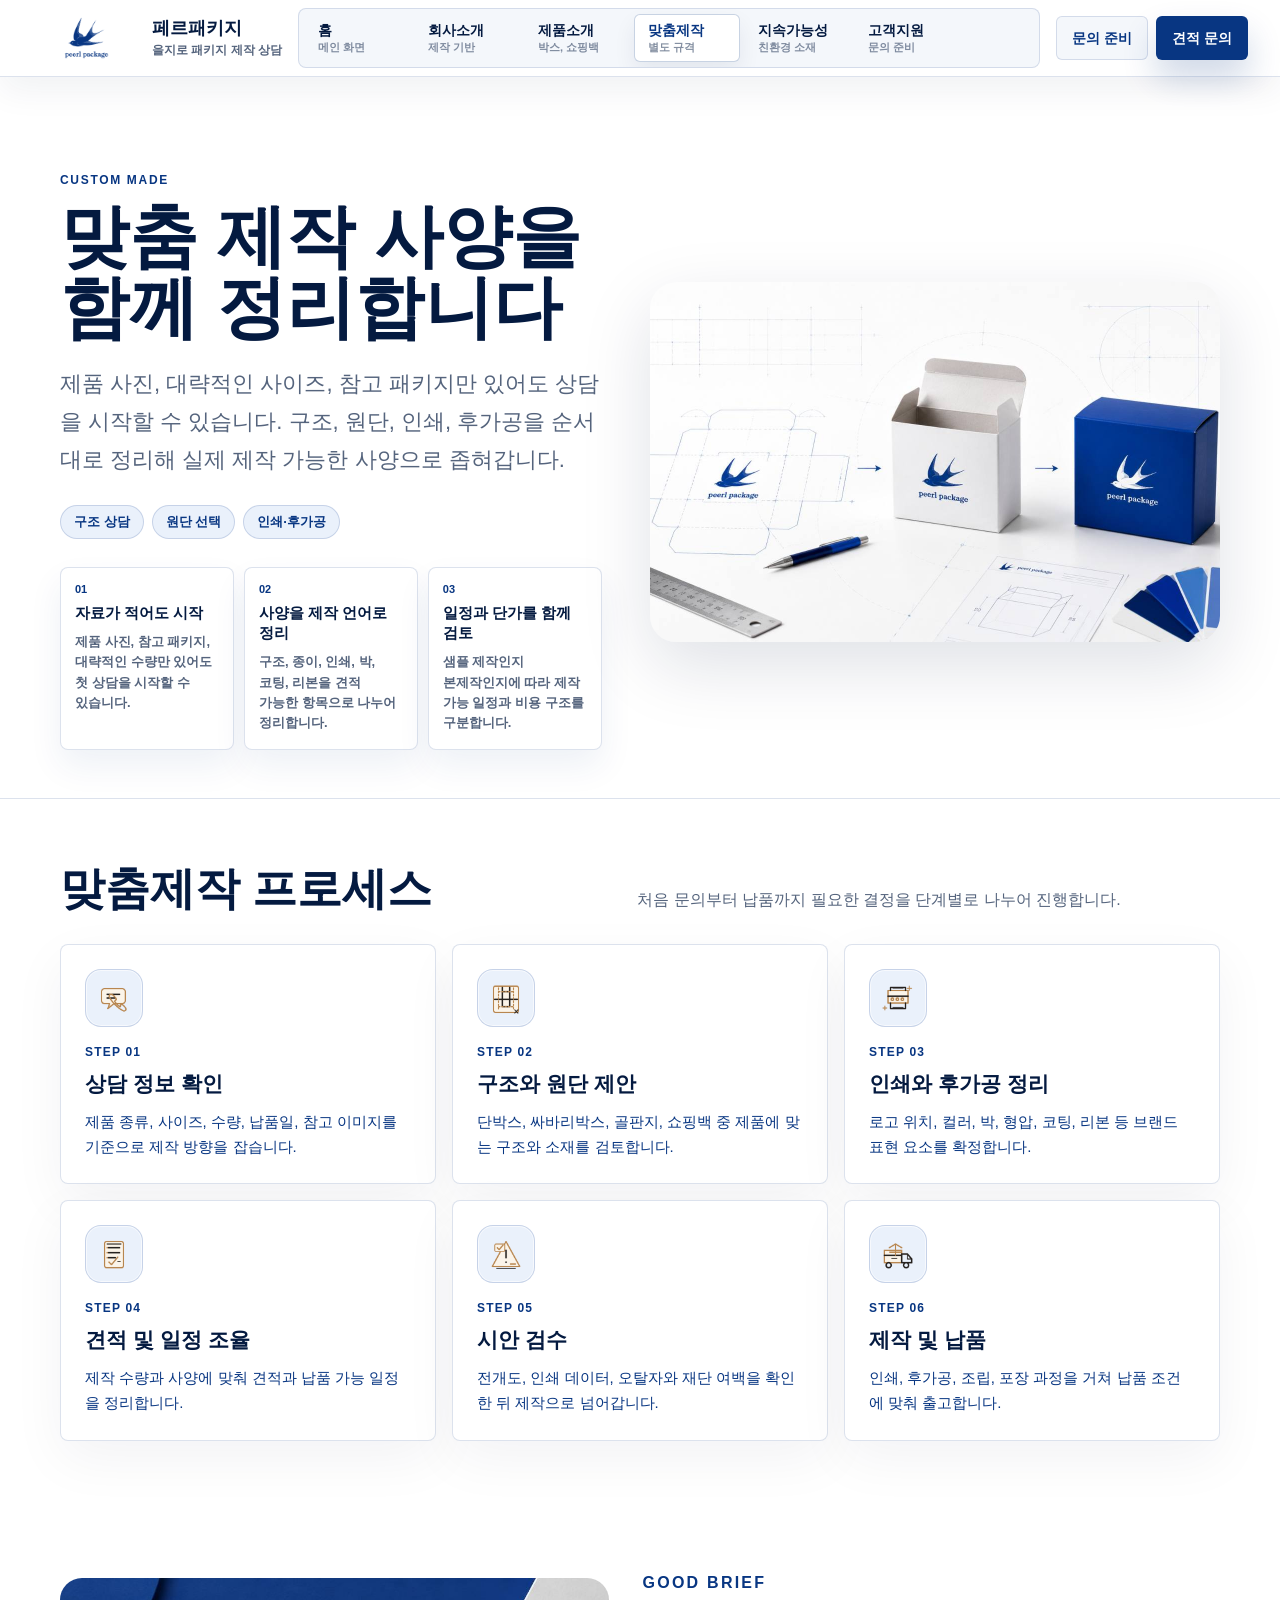
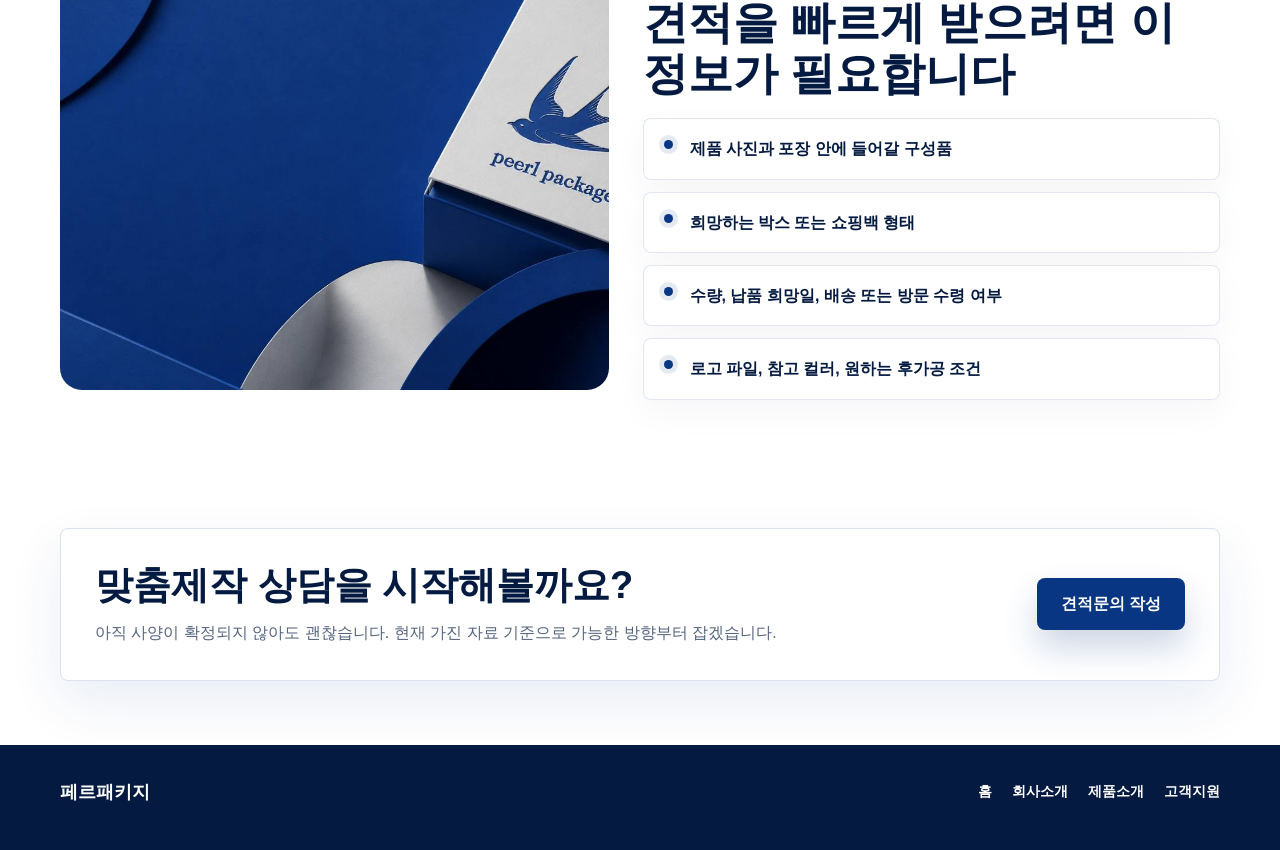
<file: custom.html>
﻿<!doctype html>
<html lang="ko">
<head>
  <meta charset="utf-8">
  <meta name="viewport" content="width=device-width, initial-scale=1">
  <title>맞춤제작 - 페르패키지</title>
  <link rel="stylesheet" href="perpackage-main-renewal.css">
</head>
<body>
  <section class="peerl-home-renewal peerl-subpage" aria-label="페르패키지 맞춤제작">
    <header class="peerl-home-nav" aria-label="페르패키지 상단 메뉴">
      <div class="peerl-home-nav__inner">
        <a class="peerl-home-brand" href="/" aria-label="페르패키지 홈">
          <span class="peerl-home-brand__mark peerl-home-brand__mark--logo">
            <img src="assets/brand/perpackage-logo-crop.png" alt="">
          </span>
          <span class="peerl-home-brand__text"><strong>페르패키지</strong><em>을지로 패키지 제작 상담</em></span>
        </a>
        <nav class="peerl-home-nav__tabs" aria-label="페이지 바로가기">
          <a href="/"><strong>홈</strong><span>메인 화면</span></a>
          <a href="/company"><strong>회사소개</strong><span>제작 기반</span></a>
          <a href="/products"><strong>제품소개</strong><span>박스, 쇼핑백</span></a>
          <a class="is-active" href="/custom"><strong>맞춤제작</strong><span>별도 규격</span></a>
          <a href="/sustainability"><strong>지속가능성</strong><span>친환경 소재</span></a>
          <a href="/contact"><strong>고객지원</strong><span>문의 준비</span></a>
        </nav>
        <div class="peerl-home-nav__actions">
          <a class="peerl-home-nav__guide" href="/contact">문의 준비</a>
          <a class="peerl-home-nav__quote" href="https://www.pluuug.com/form/TrPLMjXdJ1" target="_blank" rel="noopener">견적 문의</a>
        </div>
      </div>
    </header>

    <main>
      <section class="peerl-sub-hero">
        <div class="peerl-sub-inner peerl-sub-hero__grid">
          <div>
            <p class="peerl-sub-kicker">CUSTOM MADE</p>
            <h1>맞춤 제작 사양을 함께 정리합니다</h1>
            <p class="peerl-sub-lead">제품 사진, 대략적인 사이즈, 참고 패키지만 있어도 상담을 시작할 수 있습니다. 구조, 원단, 인쇄, 후가공을 순서대로 정리해 실제 제작 가능한 사양으로 좁혀갑니다.</p>
            <div class="peerl-sub-meta" aria-label="맞춤제작 상담 범위">
              <span>구조 상담</span>
              <span>원단 선택</span>
              <span>인쇄·후가공</span>
            </div>
            <div class="peerl-sub-snapshot" aria-label="맞춤제작 핵심 진행">
              <div><span>01</span><strong>자료가 적어도 시작</strong><p>제품 사진, 참고 패키지, 대략적인 수량만 있어도 첫 상담을 시작할 수 있습니다.</p></div>
              <div><span>02</span><strong>사양을 제작 언어로 정리</strong><p>구조, 종이, 인쇄, 박, 코팅, 리본을 견적 가능한 항목으로 나누어 정리합니다.</p></div>
              <div><span>03</span><strong>일정과 단가를 함께 검토</strong><p>샘플 제작인지 본제작인지에 따라 제작 가능 일정과 비용 구조를 구분합니다.</p></div>
            </div>
          </div>
          <figure class="peerl-sub-hero__media">
            <img src="assets/photos/perpackage-design-process.jpg" alt="전개도에서 완성품으로 이어지는 패키지 맞춤제작 과정">
          </figure>
        </div>
      </section>

      <section class="peerl-sub-band">
        <div class="peerl-sub-inner">
          <div class="peerl-sub-head">
            <h2>맞춤제작 프로세스</h2>
            <p>처음 문의부터 납품까지 필요한 결정을 단계별로 나누어 진행합니다.</p>
          </div>
          <div class="peerl-sub-grid">
            <article class="peerl-sub-card"><img class="peerl-sub-icon" src="assets/icons/peerl/order-consult.png" alt=""><span>STEP 01</span><strong>상담 정보 확인</strong><p>제품 종류, 사이즈, 수량, 납품일, 참고 이미지를 기준으로 제작 방향을 잡습니다.</p></article>
            <article class="peerl-sub-card"><img class="peerl-sub-icon" src="assets/icons/peerl/package-blueprint.png" alt=""><span>STEP 02</span><strong>구조와 원단 제안</strong><p>단박스, 싸바리박스, 골판지, 쇼핑백 중 제품에 맞는 구조와 소재를 검토합니다.</p></article>
            <article class="peerl-sub-card"><img class="peerl-sub-icon" src="assets/icons/peerl/print-finishing.png" alt=""><span>STEP 03</span><strong>인쇄와 후가공 정리</strong><p>로고 위치, 컬러, 박, 형압, 코팅, 리본 등 브랜드 표현 요소를 확정합니다.</p></article>
            <article class="peerl-sub-card"><img class="peerl-sub-icon" src="assets/icons/peerl/estimate-sheet.png" alt=""><span>STEP 04</span><strong>견적 및 일정 조율</strong><p>제작 수량과 사양에 맞춰 견적과 납품 가능 일정을 정리합니다.</p></article>
            <article class="peerl-sub-card"><img class="peerl-sub-icon" src="assets/icons/peerl/production-caution.png" alt=""><span>STEP 05</span><strong>시안 검수</strong><p>전개도, 인쇄 데이터, 오탈자와 재단 여백을 확인한 뒤 제작으로 넘어갑니다.</p></article>
            <article class="peerl-sub-card"><img class="peerl-sub-icon" src="assets/icons/peerl/delivery-packaging.png" alt=""><span>STEP 06</span><strong>제작 및 납품</strong><p>인쇄, 후가공, 조립, 포장 과정을 거쳐 납품 조건에 맞춰 출고합니다.</p></article>
          </div>
        </div>
      </section>

      <section class="peerl-sub-band is-soft">
        <div class="peerl-sub-inner peerl-sub-split">
          <img src="assets/photos/perpackage-blue-detail.jpg" alt="네이비 싸바리박스와 화이트 패키지 디테일">
          <div>
            <div class="peerl-sub-head" style="display:block;margin-bottom:20px">
              <p class="peerl-sub-kicker">GOOD BRIEF</p>
              <h2>견적을 빠르게 받으려면 이 정보가 필요합니다</h2>
            </div>
            <ul class="peerl-sub-list">
              <li>제품 사진과 포장 안에 들어갈 구성품</li>
              <li>희망하는 박스 또는 쇼핑백 형태</li>
              <li>수량, 납품 희망일, 배송 또는 방문 수령 여부</li>
              <li>로고 파일, 참고 컬러, 원하는 후가공 조건</li>
            </ul>
          </div>
        </div>
      </section>

      <section class="peerl-sub-band">
        <div class="peerl-sub-inner peerl-sub-cta">
          <div>
            <h2>맞춤제작 상담을 시작해볼까요?</h2>
            <p>아직 사양이 확정되지 않아도 괜찮습니다. 현재 가진 자료 기준으로 가능한 방향부터 잡겠습니다.</p>
          </div>
          <a href="https://www.pluuug.com/form/TrPLMjXdJ1" target="_blank" rel="noopener">견적문의 작성</a>
        </div>
      </section>
    </main>
    <footer class="peerl-sub-footer">
      <div class="peerl-sub-inner">
        <strong>페르패키지</strong>
        <nav aria-label="하단 페이지 이동">
          <a href="/">홈</a>
          <a href="/company">회사소개</a>
          <a href="/products">제품소개</a>
          <a href="/contact">고객지원</a>
        </nav>
      </div>
    </footer>
  </section>
</body>
</html>
</file>
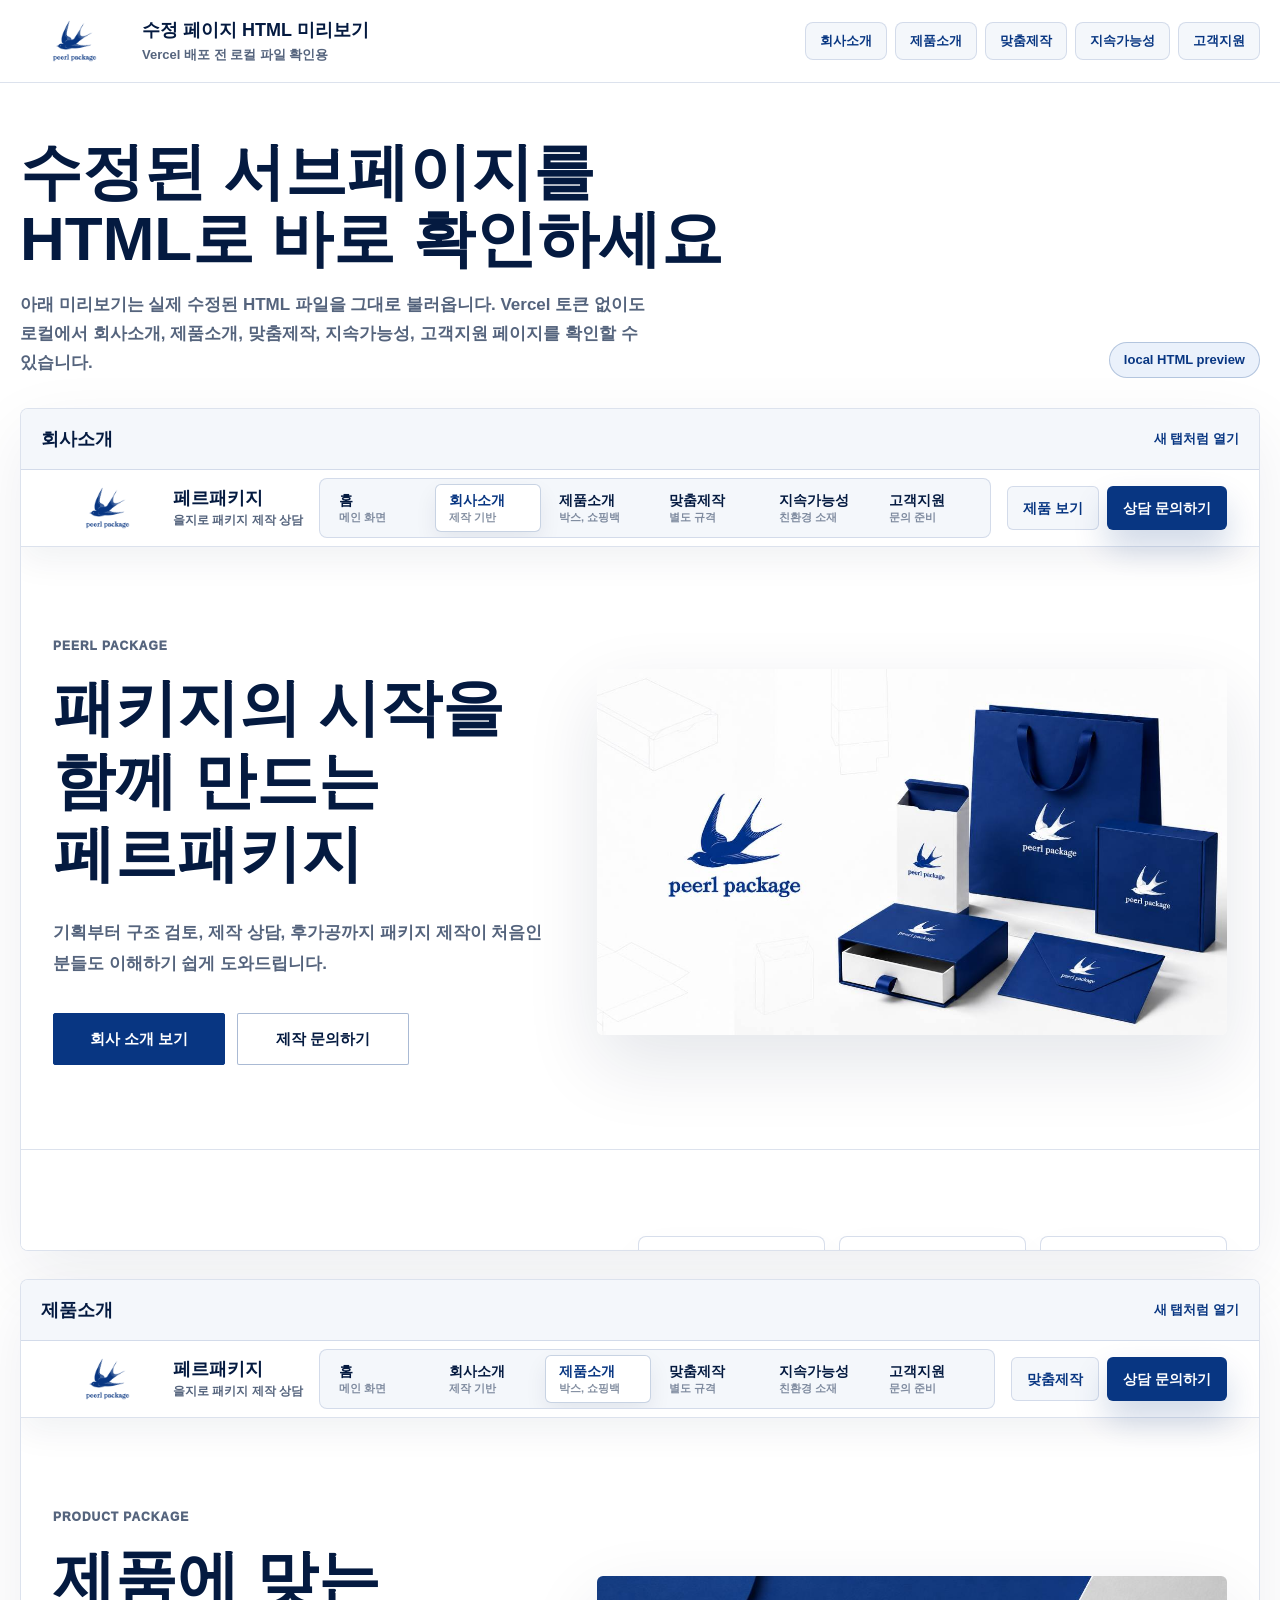
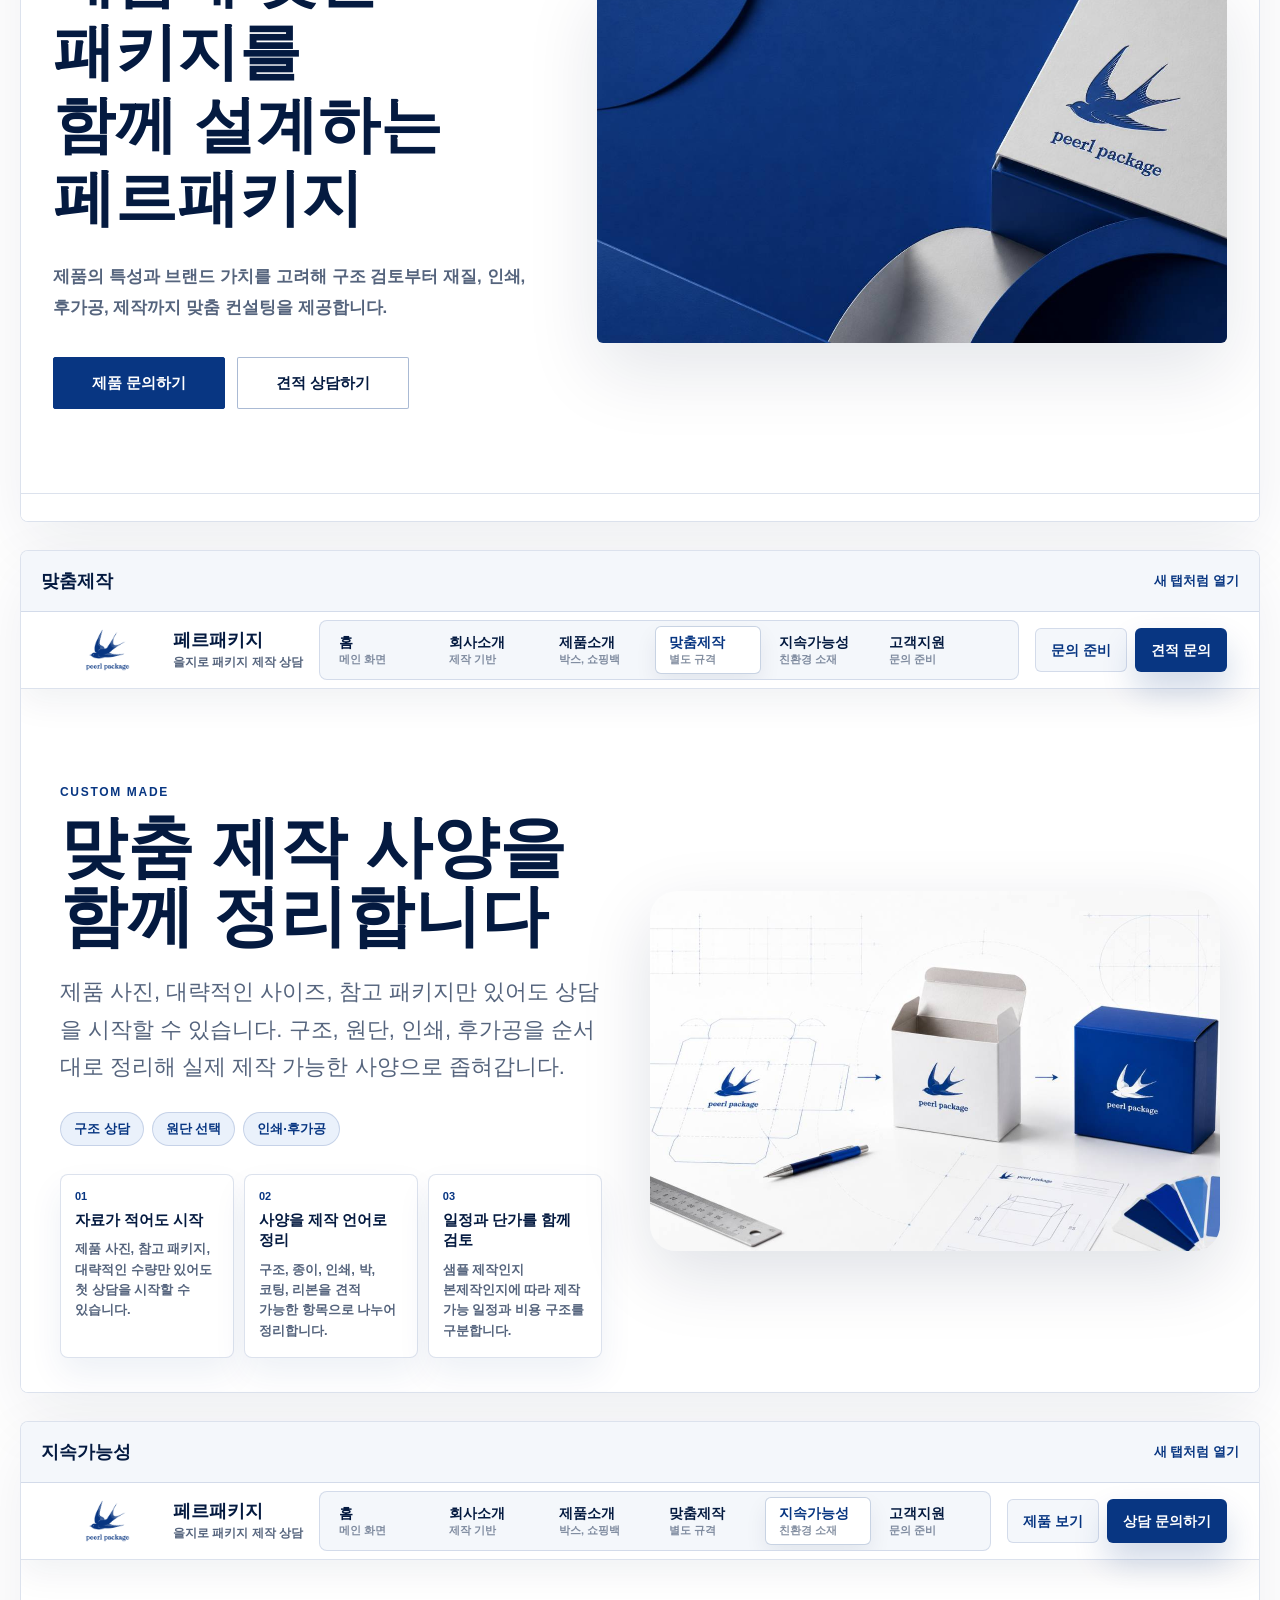
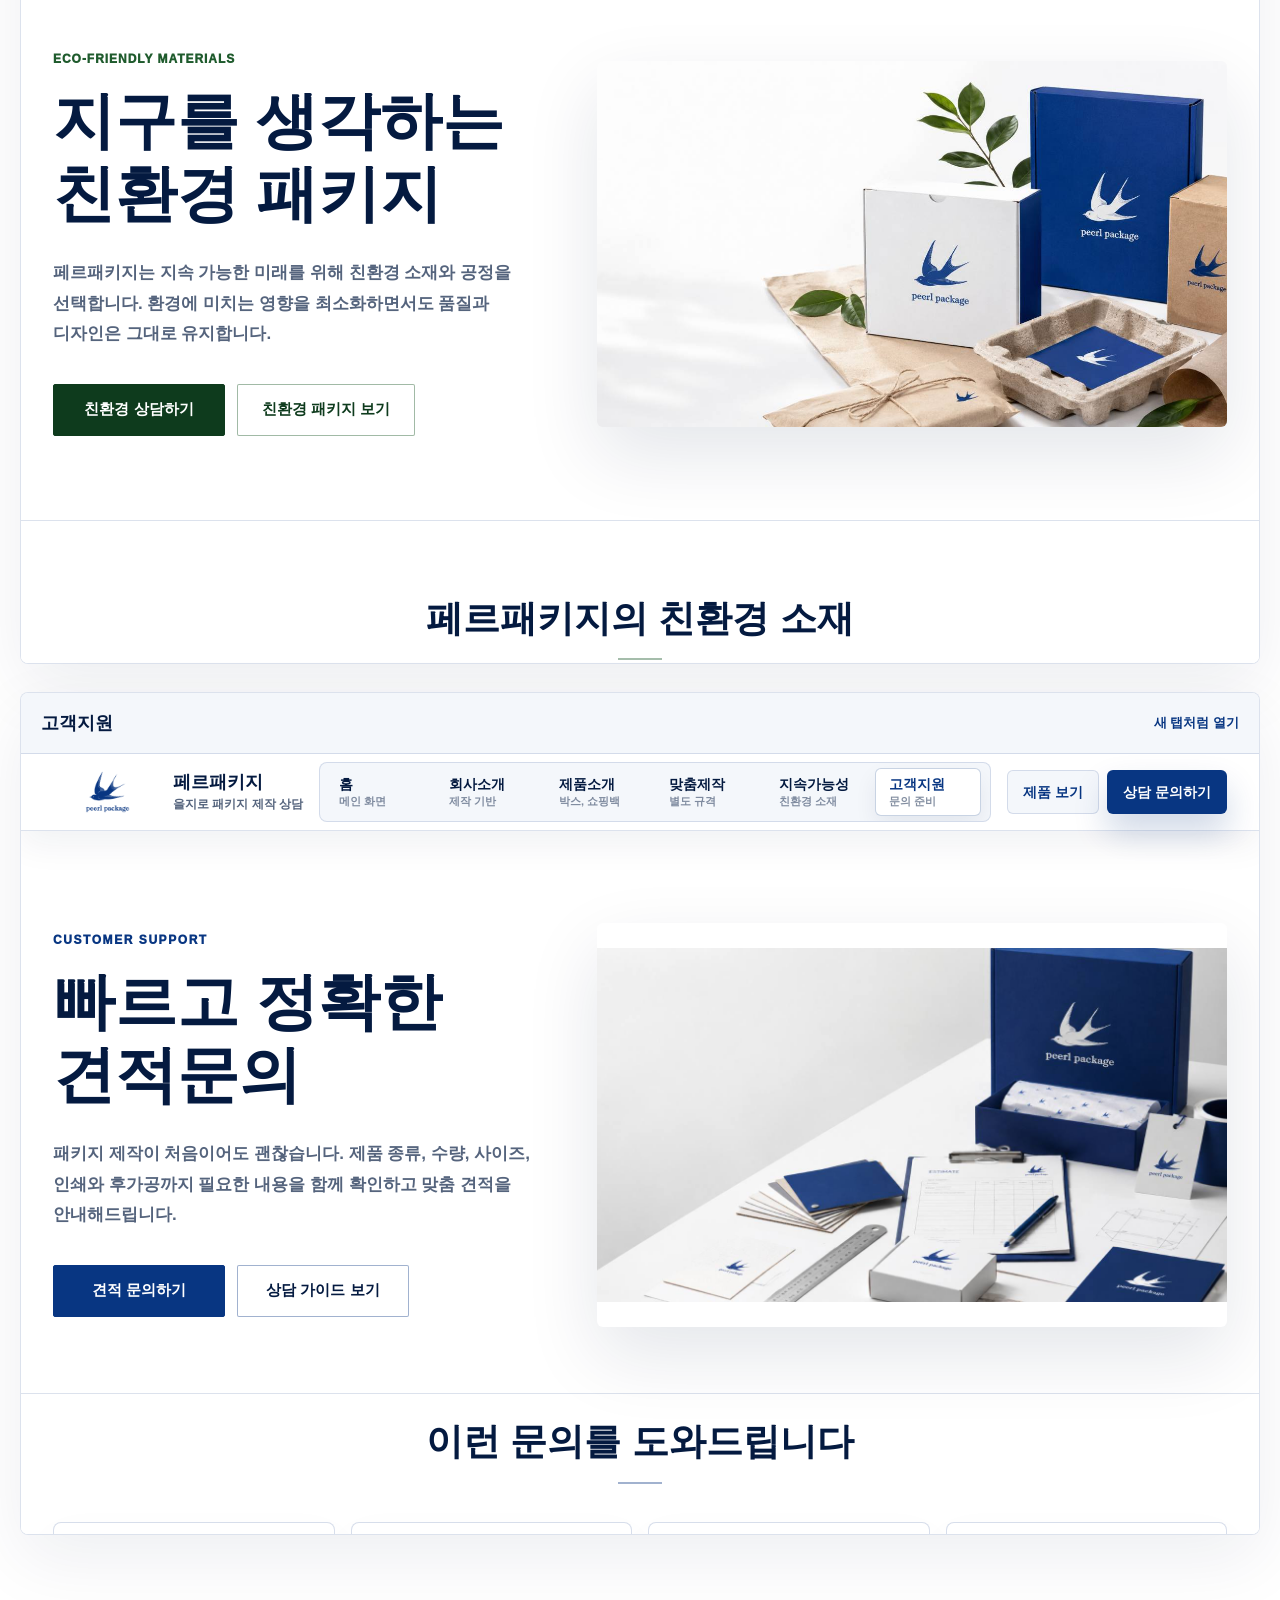
<file: modified-pages-preview.html>
<!doctype html>
<html lang="ko">
<head>
  <meta charset="utf-8">
  <meta name="viewport" content="width=device-width, initial-scale=1">
  <title>페르패키지 수정 페이지 HTML 미리보기</title>
  <style>
    :root {
      --white: #ffffff;
      --logo: #083682;
      --logo-deep: #041a40;
      --surface: #ffffff;
      --panel: #f4f7fb;
      --tint: #eaf1fb;
      --line: rgba(8, 54, 130, .14);
      --muted: rgba(4, 26, 64, .68);
    }

    * {
      box-sizing: border-box;
    }

    body {
      margin: 0;
      background: var(--white);
      color: var(--logo-deep);
      font-family: Pretendard, "Noto Sans KR", "Apple SD Gothic Neo", Arial, sans-serif;
    }

    header {
      position: sticky;
      top: 0;
      z-index: 10;
      border-bottom: 1px solid rgba(8, 54, 130, .14);
      background: rgba(255, 255, 255, .95);
      backdrop-filter: blur(12px);
    }

    .wrap {
      width: min(1240px, calc(100% - 40px));
      margin: 0 auto;
    }

    .top {
      display: flex;
      align-items: center;
      justify-content: space-between;
      gap: 20px;
      min-height: 82px;
    }

    .brand {
      display: flex;
      align-items: center;
      gap: 14px;
      min-width: 0;
    }

    .brand img {
      width: 108px;
      height: 42px;
      object-fit: contain;
    }

    .brand strong {
      display: block;
      font-size: 18px;
      font-weight: 900;
    }

    .brand span {
      display: block;
      margin-top: 4px;
      color: var(--muted);
      font-size: 13px;
      font-weight: 700;
    }

    nav {
      display: flex;
      flex-wrap: wrap;
      justify-content: flex-end;
      gap: 8px;
    }

    nav a {
      display: inline-flex;
      align-items: center;
      min-height: 38px;
      padding: 0 14px;
      border: 1px solid var(--line);
      border-radius: 8px;
      background: var(--panel);
      color: var(--logo);
      font-size: 13px;
      font-weight: 850;
      text-decoration: none;
    }

    main {
      padding: 56px 0 80px;
    }

    .intro {
      display: grid;
      grid-template-columns: minmax(0, 1fr) auto;
      align-items: end;
      gap: 24px;
      margin-bottom: 30px;
    }

    h1 {
      margin: 0;
      font-size: clamp(32px, 5vw, 62px);
      line-height: 1.08;
      letter-spacing: 0;
    }

    .intro p {
      max-width: 640px;
      margin: 18px 0 0;
      color: var(--muted);
      font-size: 17px;
      line-height: 1.7;
      font-weight: 700;
      word-break: keep-all;
      overflow-wrap: anywhere;
    }

    .badge {
      display: inline-flex;
      align-items: center;
      min-height: 36px;
      padding: 0 14px;
      border: 1px solid rgba(8, 54, 130, .24);
      border-radius: 999px;
      background: var(--tint);
      color: var(--logo);
      font-size: 13px;
      font-weight: 900;
      white-space: nowrap;
    }

    .pages {
      display: grid;
      gap: 28px;
    }

    .page {
      overflow: hidden;
      border: 1px solid var(--line);
      border-radius: 8px;
      background: var(--white);
      box-shadow: 0 24px 70px rgba(4, 26, 64, .07);
    }

    .page-head {
      display: flex;
      align-items: center;
      justify-content: space-between;
      gap: 14px;
      padding: 18px 20px;
      border-bottom: 1px solid var(--line);
      background: var(--panel);
    }

    .page-head strong {
      font-size: 18px;
      font-weight: 900;
    }

    .page-head a {
      color: var(--logo);
      font-size: 13px;
      font-weight: 850;
      text-decoration: none;
    }

    iframe {
      display: block;
      width: 100%;
      height: 780px;
      border: 0;
      background: var(--white);
    }

    @media (max-width: 760px) {
      .wrap {
        width: min(100% - 28px, 1240px);
      }

      .top,
      .intro,
      .page-head {
        align-items: flex-start;
        flex-direction: column;
      }

      nav {
        justify-content: flex-start;
      }

      iframe {
        height: 720px;
      }
    }
  </style>
</head>
<body>
  <header>
    <div class="wrap top">
      <div class="brand">
        <img src="assets/brand/perpackage-logo-crop.png" alt="페르패키지 로고">
        <div>
          <strong>수정 페이지 HTML 미리보기</strong>
          <span>Vercel 배포 전 로컬 파일 확인용</span>
        </div>
      </div>
      <nav aria-label="개별 페이지 열기">
        <a href="company.html">회사소개</a>
        <a href="products.html">제품소개</a>
        <a href="custom.html">맞춤제작</a>
        <a href="sustainability.html">지속가능성</a>
        <a href="contact.html">고객지원</a>
      </nav>
    </div>
  </header>

  <main class="wrap">
    <section class="intro">
      <div>
        <h1>수정된 서브페이지를<br>HTML로 바로 확인하세요</h1>
        <p>아래 미리보기는 실제 수정된 HTML 파일을 그대로 불러옵니다. Vercel 토큰 없이도 로컬에서 회사소개, 제품소개, 맞춤제작, 지속가능성, 고객지원 페이지를 확인할 수 있습니다.</p>
      </div>
      <span class="badge">local HTML preview</span>
    </section>

    <section class="pages" aria-label="수정된 페이지 미리보기">
      <article class="page">
        <div class="page-head"><strong>회사소개</strong><a href="company.html">새 탭처럼 열기</a></div>
        <iframe src="company.html" title="회사소개 페이지 미리보기"></iframe>
      </article>
      <article class="page">
        <div class="page-head"><strong>제품소개</strong><a href="products.html">새 탭처럼 열기</a></div>
        <iframe src="products.html" title="제품소개 페이지 미리보기"></iframe>
      </article>
      <article class="page">
        <div class="page-head"><strong>맞춤제작</strong><a href="custom.html">새 탭처럼 열기</a></div>
        <iframe src="custom.html" title="맞춤제작 페이지 미리보기"></iframe>
      </article>
      <article class="page">
        <div class="page-head"><strong>지속가능성</strong><a href="sustainability.html">새 탭처럼 열기</a></div>
        <iframe src="sustainability.html" title="지속가능성 페이지 미리보기"></iframe>
      </article>
      <article class="page">
        <div class="page-head"><strong>고객지원</strong><a href="contact.html">새 탭처럼 열기</a></div>
        <iframe src="contact.html" title="고객지원 페이지 미리보기"></iframe>
      </article>
    </section>
  </main>
</body>
</html>
</file>
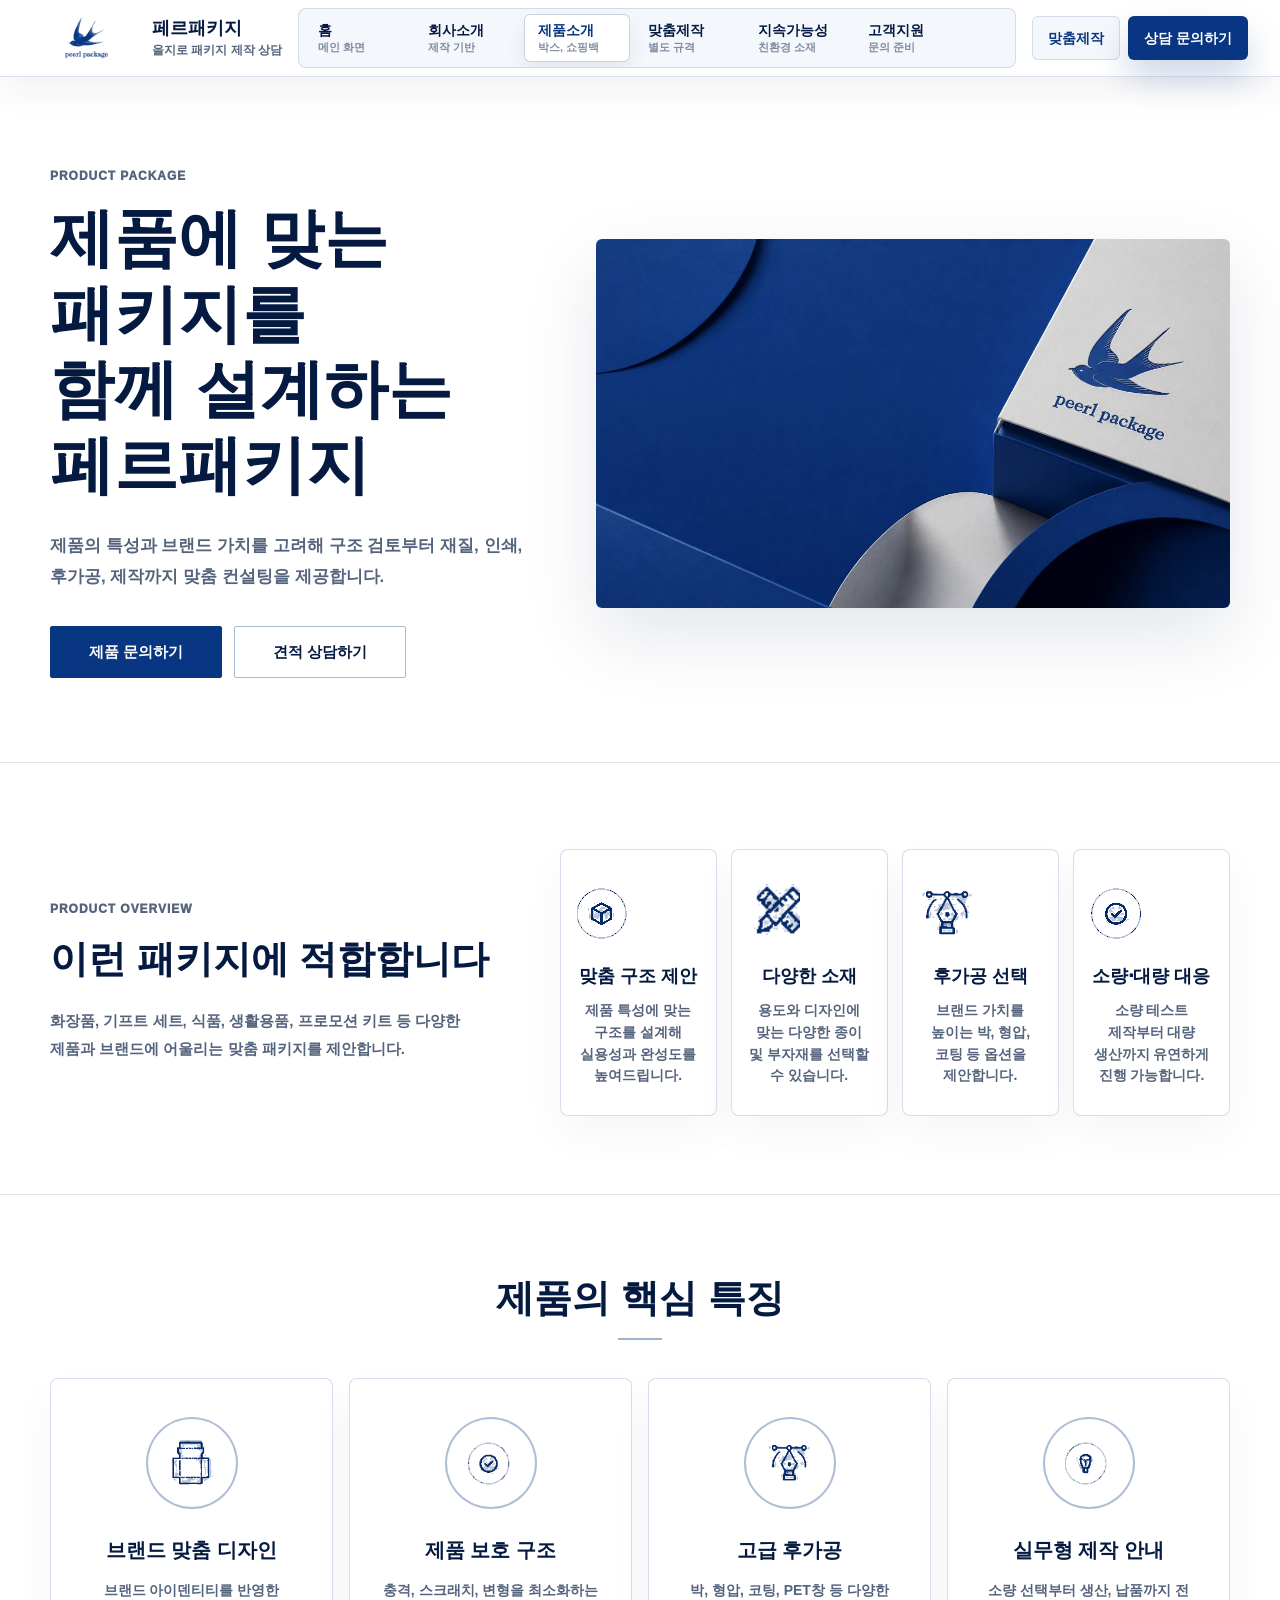
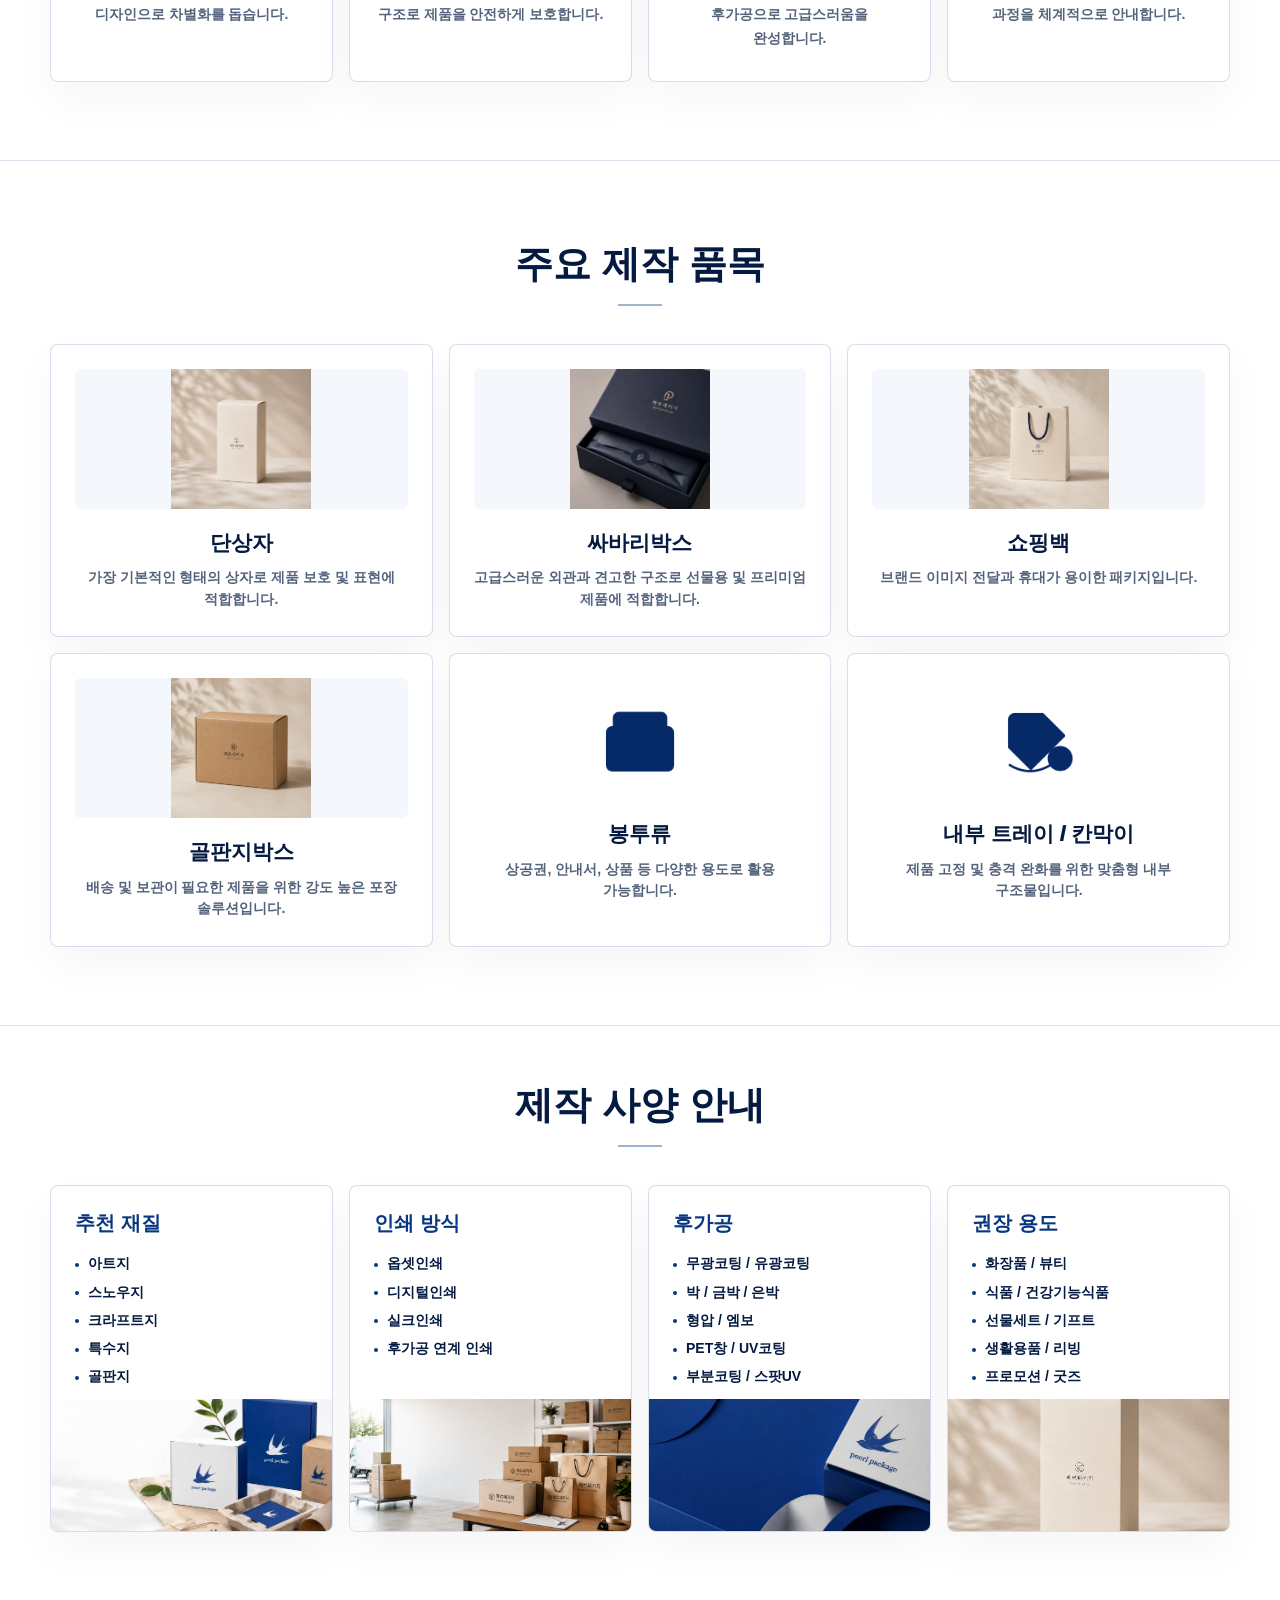
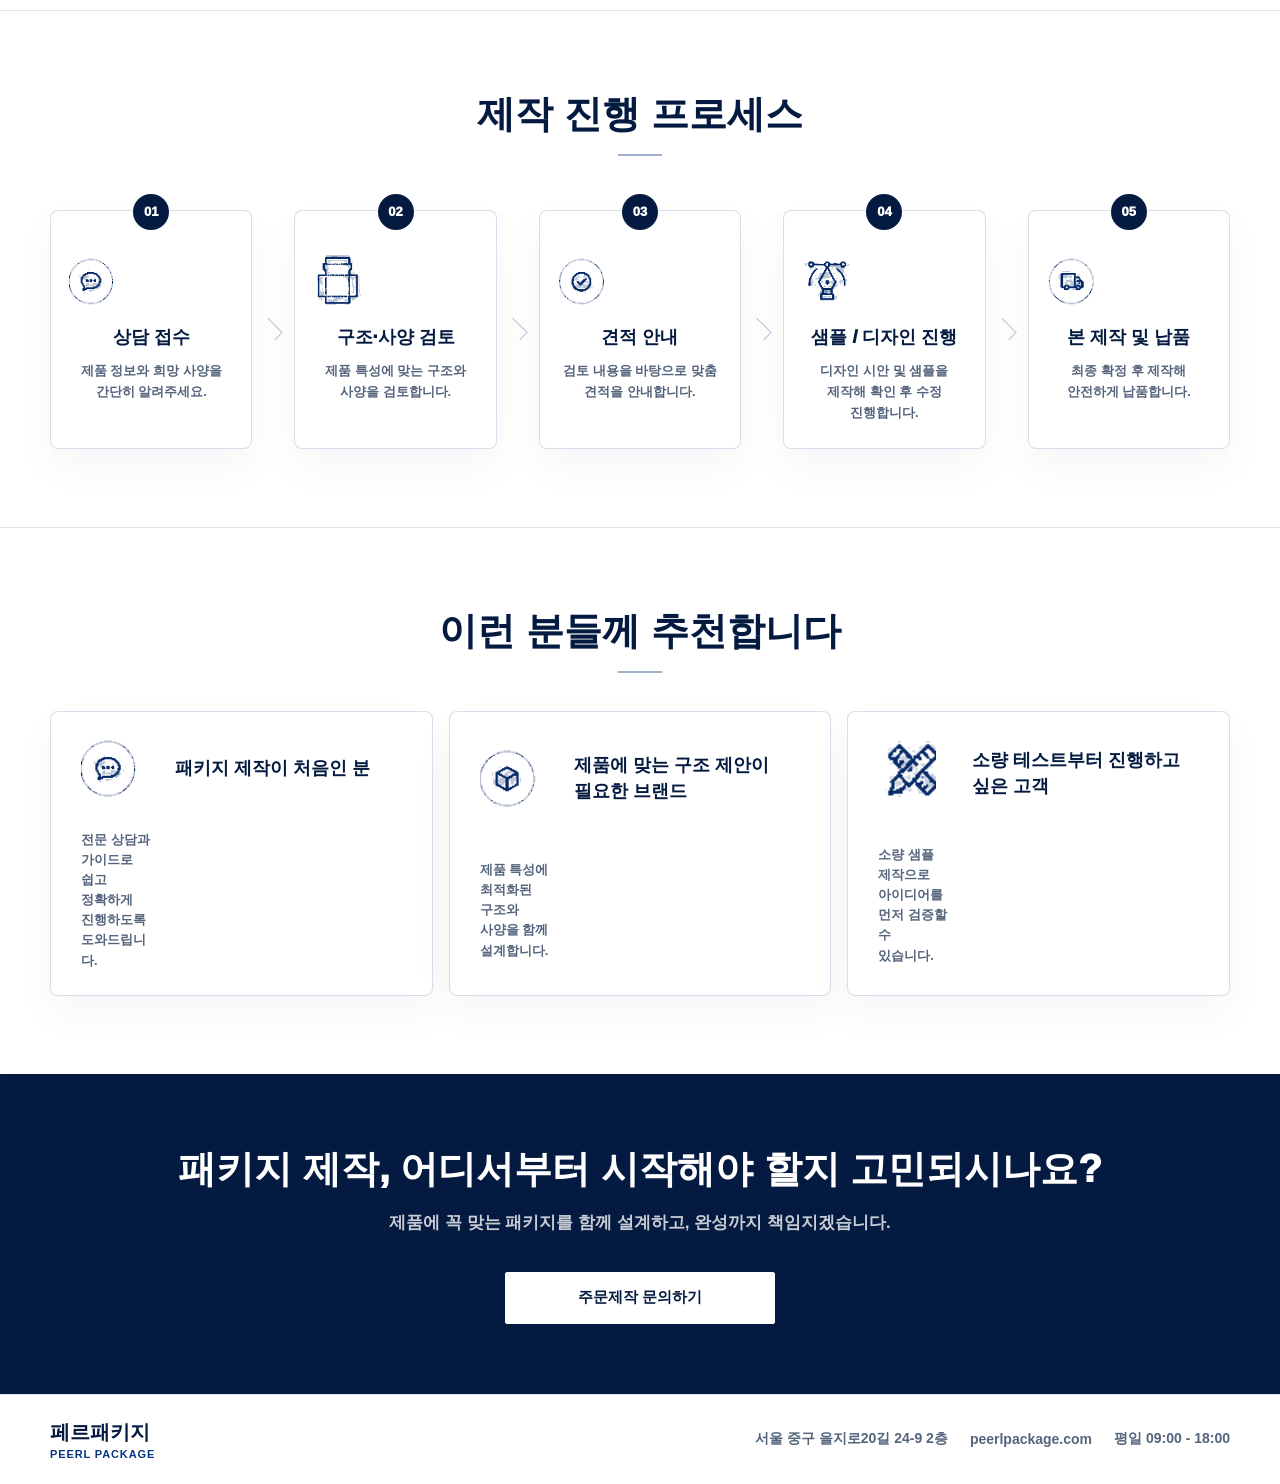
<file: products.html>
<!doctype html>
<html lang="ko">
<head>
  <meta charset="utf-8">
  <meta name="viewport" content="width=device-width, initial-scale=1">
  <title>제품소개 - 페르패키지</title>
  <link rel="stylesheet" href="perpackage-main-renewal.css">
</head>
<body>
  <section class="peerl-home-renewal peerl-subpage peerl-product-page" aria-label="페르패키지 제품소개">
    <header class="peerl-home-nav" aria-label="페르패키지 상단 메뉴">
      <div class="peerl-home-nav__inner">
        <a class="peerl-home-brand" href="/" aria-label="페르패키지 홈">
          <span class="peerl-home-brand__mark peerl-home-brand__mark--logo">
            <img src="assets/brand/perpackage-logo-crop.png" alt="">
          </span>
          <span class="peerl-home-brand__text"><strong>페르패키지</strong><em>을지로 패키지 제작 상담</em></span>
        </a>
        <nav class="peerl-home-nav__tabs" aria-label="페이지 바로가기">
          <a href="/"><strong>홈</strong><span>메인 화면</span></a>
          <a href="/company"><strong>회사소개</strong><span>제작 기반</span></a>
          <a class="is-active" href="/products"><strong>제품소개</strong><span>박스, 쇼핑백</span></a>
          <a href="/custom"><strong>맞춤제작</strong><span>별도 규격</span></a>
          <a href="/sustainability"><strong>지속가능성</strong><span>친환경 소재</span></a>
          <a href="/contact"><strong>고객지원</strong><span>문의 준비</span></a>
        </nav>
        <div class="peerl-home-nav__actions">
          <a class="peerl-home-nav__guide" href="/custom">맞춤제작</a>
          <a class="peerl-home-nav__quote" href="https://www.pluuug.com/form/TrPLMjXdJ1" target="_blank" rel="noopener">상담 문의하기</a>
        </div>
      </div>
    </header>

    <main>
      <section class="peerl-company-hero peerl-product-hero">
        <div class="peerl-company-inner peerl-company-hero__grid">
          <div class="peerl-company-hero__copy">
            <p class="peerl-company-kicker">PRODUCT PACKAGE</p>
            <h1>제품에 맞는 패키지를<br>함께 설계하는 페르패키지</h1>
            <p>제품의 특성과 브랜드 가치를 고려해 구조 검토부터 재질, 인쇄, 후가공, 제작까지 맞춤 컨설팅을 제공합니다.</p>
            <div class="peerl-company-actions">
              <a class="is-primary" href="#product-overview">제품 문의하기</a>
              <a href="https://www.pluuug.com/form/TrPLMjXdJ1" target="_blank" rel="noopener">견적 상담하기</a>
            </div>
          </div>
          <figure class="peerl-company-hero__media">
            <img src="assets/photos/perpackage-blue-detail.jpg" alt="페르패키지 네이비와 화이트 패키지 디테일">
          </figure>
        </div>
      </section>

      <section id="product-overview" class="peerl-company-section peerl-company-about peerl-product-overview">
        <div class="peerl-company-inner peerl-company-about__grid">
          <div class="peerl-company-section-copy">
            <p class="peerl-company-kicker">PRODUCT OVERVIEW</p>
            <h2>이런 패키지에 적합합니다</h2>
            <p>화장품, 기프트 세트, 식품, 생활용품, 프로모션 키트 등 다양한 제품과 브랜드에 어울리는 맞춤 패키지를 제안합니다.</p>
          </div>
          <div class="peerl-company-mini-grid peerl-product-overview-grid" aria-label="제품소개 핵심 방향">
            <article>
              <img src="assets/icons/icon-process-cube.png" alt="">
              <strong>맞춤 구조 제안</strong>
              <span>제품 특성에 맞는 구조를 설계해 실용성과 완성도를 높여드립니다.</span>
            </article>
            <article>
              <img src="assets/icons/icon-proof-ruler.png" alt="">
              <strong>다양한 소재</strong>
              <span>용도와 디자인에 맞는 다양한 종이 및 부자재를 선택할 수 있습니다.</span>
            </article>
            <article>
              <img src="assets/icons/icon-service-design.png" alt="">
              <strong>후가공 선택</strong>
              <span>브랜드 가치를 높이는 박, 형압, 코팅 등 옵션을 제안합니다.</span>
            </article>
            <article>
              <img src="assets/icons/icon-process-check.png" alt="">
              <strong>소량·대량 대응</strong>
              <span>소량 테스트 제작부터 대량 생산까지 유연하게 진행 가능합니다.</span>
            </article>
          </div>
        </div>
      </section>

      <section class="peerl-company-section">
        <div class="peerl-company-inner">
          <div class="peerl-company-title">
            <h2>제품의 핵심 특징</h2>
          </div>
          <div class="peerl-company-feature-grid">
            <article>
              <span><img src="assets/icons/icon-service-drawing.png" alt=""></span>
              <h3>브랜드 맞춤 디자인</h3>
              <p>브랜드 아이덴티티를 반영한 디자인으로 차별화를 돕습니다.</p>
            </article>
            <article>
              <span><img src="assets/icons/icon-process-check.png" alt=""></span>
              <h3>제품 보호 구조</h3>
              <p>충격, 스크래치, 변형을 최소화하는 구조로 제품을 안전하게 보호합니다.</p>
            </article>
            <article>
              <span><img src="assets/icons/icon-service-design.png" alt=""></span>
              <h3>고급 후가공</h3>
              <p>박, 형압, 코팅, PET창 등 다양한 후가공으로 고급스러움을 완성합니다.</p>
            </article>
            <article>
              <span><img src="assets/icons/icon-process-bulb.png" alt=""></span>
              <h3>실무형 제작 안내</h3>
              <p>소량 선택부터 생산, 납품까지 전 과정을 체계적으로 안내합니다.</p>
            </article>
          </div>
        </div>
      </section>

      <section class="peerl-company-section peerl-product-items">
        <div class="peerl-company-inner">
          <div class="peerl-company-title">
            <h2>주요 제작 품목</h2>
          </div>
          <div class="peerl-company-product-grid peerl-product-item-grid">
            <article>
              <img src="assets/notion-selected/notion-folding-carton-white.png" alt="단상자">
              <h3>단상자</h3>
              <p>가장 기본적인 형태의 상자로 제품 보호 및 표현에 적합합니다.</p>
            </article>
            <article>
              <img src="assets/notion-selected/notion-premium-rigid-case.png" alt="싸바리박스">
              <h3>싸바리박스</h3>
              <p>고급스러운 외관과 견고한 구조로 선물용 및 프리미엄 제품에 적합합니다.</p>
            </article>
            <article>
              <img src="assets/notion-selected/notion-shopping-bag.png" alt="쇼핑백">
              <h3>쇼핑백</h3>
              <p>브랜드 이미지 전달과 휴대가 용이한 패키지입니다.</p>
            </article>
            <article>
              <img src="assets/notion-selected/notion-corrugated-box-kraft.png" alt="골판지박스">
              <h3>골판지박스</h3>
              <p>배송 및 보관이 필요한 제품을 위한 강도 높은 포장 솔루션입니다.</p>
            </article>
            <article>
              <img src="assets/icons/peerl/envelope.png" alt="봉투류">
              <h3>봉투류</h3>
              <p>상공권, 안내서, 상품 등 다양한 용도로 활용 가능합니다.</p>
            </article>
            <article>
              <img src="assets/icons/peerl/accessories.png" alt="내부 트레이와 칸막이">
              <h3>내부 트레이 / 칸막이</h3>
              <p>제품 고정 및 충격 완화를 위한 맞춤형 내부 구조물입니다.</p>
            </article>
          </div>
        </div>
      </section>

      <section class="peerl-company-section peerl-product-specs">
        <div class="peerl-company-inner">
          <div class="peerl-company-title">
            <h2>제작 사양 안내</h2>
          </div>
          <div class="peerl-product-spec-grid">
            <article>
              <div>
                <h3>추천 재질</h3>
                <ul>
                  <li>아트지</li>
                  <li>스노우지</li>
                  <li>크라프트지</li>
                  <li>특수지</li>
                  <li>골판지</li>
                </ul>
              </div>
              <img src="assets/photos/perpackage-eco-package-set.jpg" alt="친환경 소재와 페르패키지 패키지 제품 구성">
            </article>
            <article>
              <div>
                <h3>인쇄 방식</h3>
                <ul>
                  <li>옵셋인쇄</li>
                  <li>디지털인쇄</li>
                  <li>실크인쇄</li>
                  <li>후가공 연계 인쇄</li>
                </ul>
              </div>
              <img src="assets/notion-selected/notion-company-production-room.png" alt="패키지 인쇄 제작 설비">
            </article>
            <article>
              <div>
                <h3>후가공</h3>
                <ul>
                  <li>무광코팅 / 유광코팅</li>
                  <li>박 / 금박 / 은박</li>
                  <li>형압 / 엠보</li>
                  <li>PET창 / UV코팅</li>
                  <li>부분코팅 / 스팟UV</li>
                </ul>
              </div>
              <img src="assets/photos/perpackage-blue-detail.jpg" alt="네이비와 화이트 패키지 후가공 디테일 예시">
            </article>
            <article>
              <div>
                <h3>권장 용도</h3>
                <ul>
                  <li>화장품 / 뷰티</li>
                  <li>식품 / 건강기능식품</li>
                  <li>선물세트 / 기프트</li>
                  <li>생활용품 / 리빙</li>
                  <li>프로모션 / 굿즈</li>
                </ul>
              </div>
              <img src="assets/notion-selected/notion-folding-carton-white.png" alt="제품 패키지 권장 용도">
            </article>
          </div>
        </div>
      </section>

      <section class="peerl-company-section">
        <div class="peerl-company-inner">
          <div class="peerl-company-title">
            <h2>제작 진행 프로세스</h2>
          </div>
          <ol class="peerl-company-process">
            <li>
              <b>01</b>
              <img src="assets/icons/icon-process-chat.png" alt="">
              <strong>상담 접수</strong>
              <p>제품 정보와 희망 사양을 간단히 알려주세요.</p>
            </li>
            <li>
              <b>02</b>
              <img src="assets/icons/icon-service-drawing.png" alt="">
              <strong>구조·사양 검토</strong>
              <p>제품 특성에 맞는 구조와 사양을 검토합니다.</p>
            </li>
            <li>
              <b>03</b>
              <img src="assets/icons/icon-process-check.png" alt="">
              <strong>견적 안내</strong>
              <p>검토 내용을 바탕으로 맞춤 견적을 안내합니다.</p>
            </li>
            <li>
              <b>04</b>
              <img src="assets/icons/icon-service-design.png" alt="">
              <strong>샘플 / 디자인 진행</strong>
              <p>디자인 시안 및 샘플을 제작해 확인 후 수정 진행합니다.</p>
            </li>
            <li>
              <b>05</b>
              <img src="assets/icons/icon-process-truck.png" alt="">
              <strong>본 제작 및 납품</strong>
              <p>최종 확정 후 제작해 안전하게 납품합니다.</p>
            </li>
          </ol>
        </div>
      </section>

      <section class="peerl-company-section peerl-company-recommend peerl-product-recommend">
        <div class="peerl-company-inner">
          <div class="peerl-company-title">
            <h2>이런 분들께 추천합니다</h2>
          </div>
          <div class="peerl-company-recommend-grid">
            <article>
              <img src="assets/icons/icon-process-chat.png" alt="">
              <strong>패키지 제작이 처음인 분</strong>
              <span>전문 상담과 가이드로 쉽고 정확하게 진행하도록 도와드립니다.</span>
            </article>
            <article>
              <img src="assets/icons/icon-process-cube.png" alt="">
              <strong>제품에 맞는 구조 제안이 필요한 브랜드</strong>
              <span>제품 특성에 최적화된 구조와 사양을 함께 설계합니다.</span>
            </article>
            <article>
              <img src="assets/icons/icon-proof-ruler.png" alt="">
              <strong>소량 테스트부터 진행하고 싶은 고객</strong>
              <span>소량 샘플 제작으로 아이디어를 먼저 검증할 수 있습니다.</span>
            </article>
          </div>
        </div>
      </section>

      <section class="peerl-company-final-cta">
        <div class="peerl-company-inner">
          <h2>패키지 제작, 어디서부터 시작해야 할지 고민되시나요?</h2>
          <p>제품에 꼭 맞는 패키지를 함께 설계하고, 완성까지 책임지겠습니다.</p>
          <a href="https://www.pluuug.com/form/TrPLMjXdJ1" target="_blank" rel="noopener">주문제작 문의하기</a>
        </div>
      </section>
    </main>

    <footer class="peerl-company-footer">
      <div class="peerl-company-inner">
        <strong>페르패키지 <span>PEERL PACKAGE</span></strong>
        <p>서울 중구 을지로20길 24-9 2층</p>
        <p>peerlpackage.com</p>
        <p>평일 09:00 - 18:00</p>
      </div>
    </footer>
  </section>
</body>
</html>
</file>
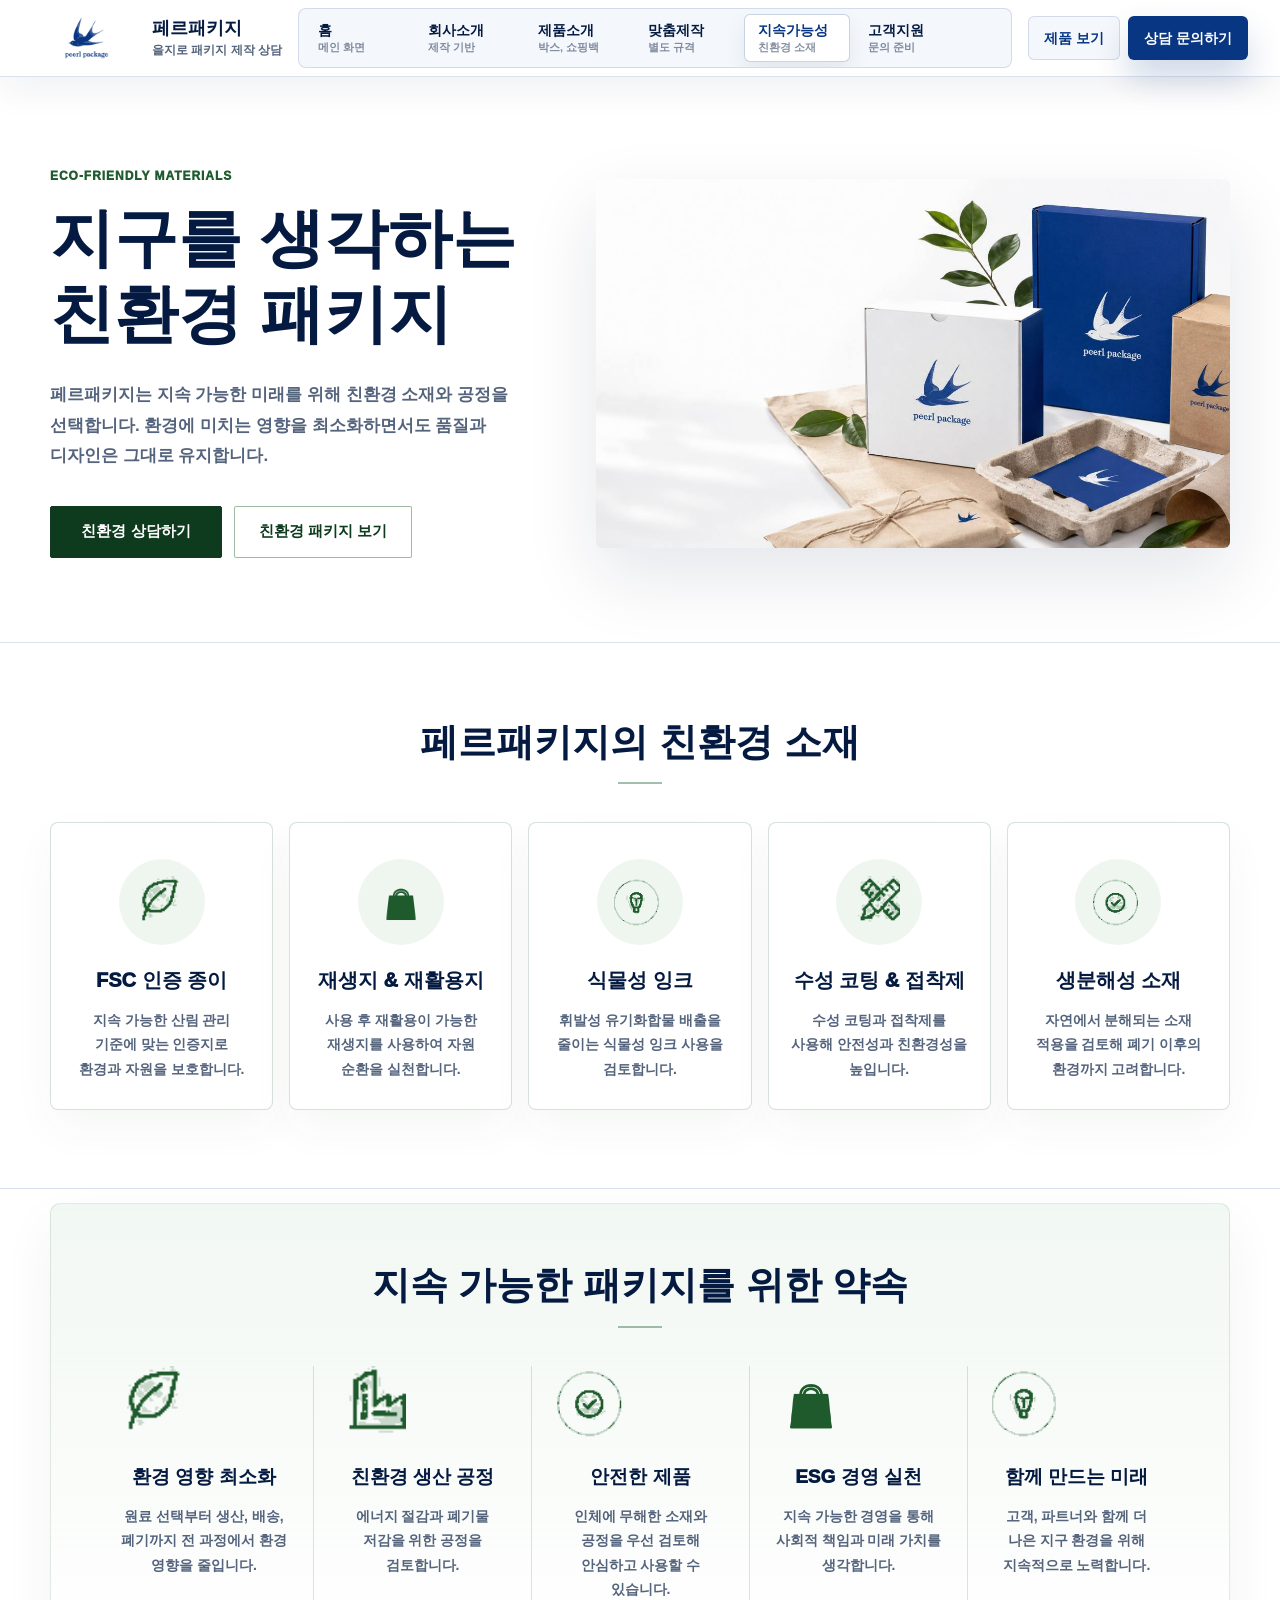
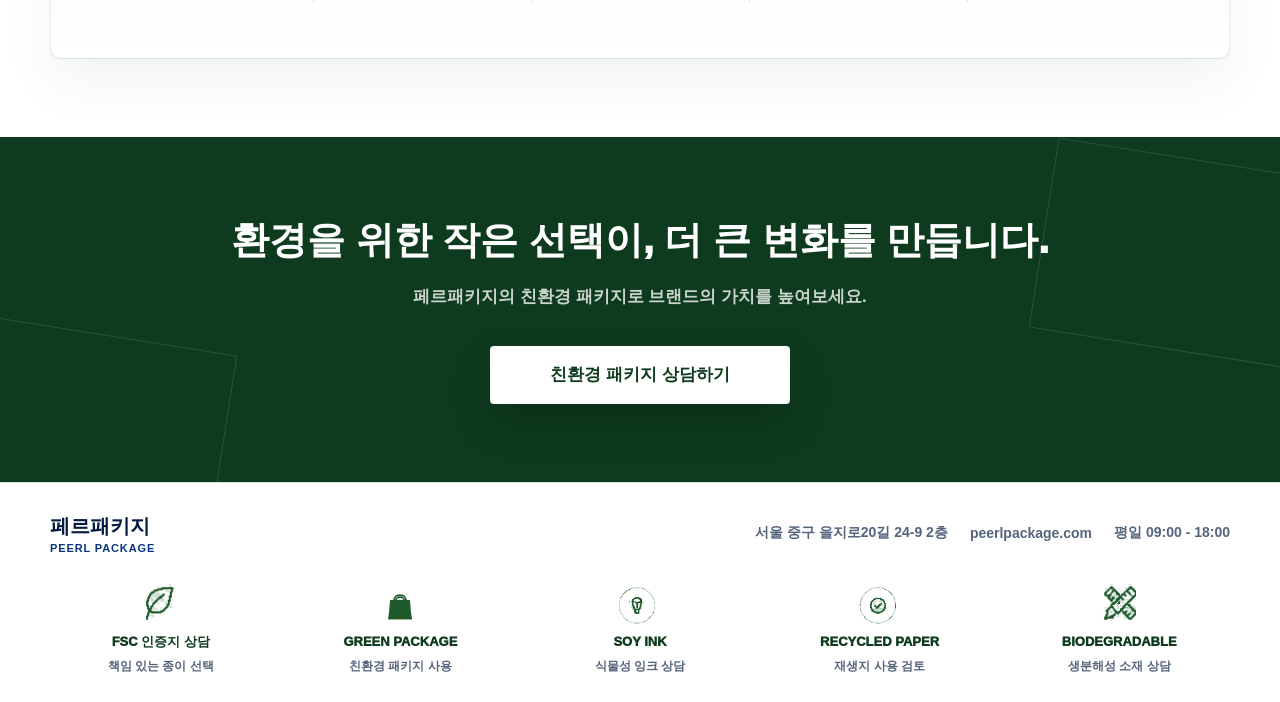
<file: sustainability.html>
<!doctype html>
<html lang="ko">
<head>
  <meta charset="utf-8">
  <meta name="viewport" content="width=device-width, initial-scale=1">
  <title>지속가능성 - 페르패키지</title>
  <link rel="stylesheet" href="perpackage-main-renewal.css">
</head>
<body>
  <section class="peerl-home-renewal peerl-subpage peerl-sustain-page" aria-label="페르패키지 지속가능성 친환경 소재">
    <header class="peerl-home-nav" aria-label="페르패키지 상단 메뉴">
      <div class="peerl-home-nav__inner">
        <a class="peerl-home-brand" href="/" aria-label="페르패키지 홈">
          <span class="peerl-home-brand__mark peerl-home-brand__mark--logo">
            <img src="assets/brand/perpackage-logo-crop.png" alt="">
          </span>
          <span class="peerl-home-brand__text"><strong>페르패키지</strong><em>을지로 패키지 제작 상담</em></span>
        </a>
        <nav class="peerl-home-nav__tabs" aria-label="페이지 바로가기">
          <a href="/"><strong>홈</strong><span>메인 화면</span></a>
          <a href="/company"><strong>회사소개</strong><span>제작 기반</span></a>
          <a href="/products"><strong>제품소개</strong><span>박스, 쇼핑백</span></a>
          <a href="/custom"><strong>맞춤제작</strong><span>별도 규격</span></a>
          <a class="is-active" href="/sustainability"><strong>지속가능성</strong><span>친환경 소재</span></a>
          <a href="/contact"><strong>고객지원</strong><span>문의 준비</span></a>
        </nav>
        <div class="peerl-home-nav__actions">
          <a class="peerl-home-nav__guide" href="/products">제품 보기</a>
          <a class="peerl-home-nav__quote" href="https://www.pluuug.com/form/TrPLMjXdJ1" target="_blank" rel="noopener">상담 문의하기</a>
        </div>
      </div>
    </header>

    <main>
      <section class="peerl-company-hero peerl-sustain-hero">
        <div class="peerl-company-inner peerl-company-hero__grid">
          <div class="peerl-company-hero__copy">
            <p class="peerl-company-kicker">ECO-FRIENDLY MATERIALS</p>
            <h1>지구를 생각하는<br>친환경 패키지</h1>
            <p>페르패키지는 지속 가능한 미래를 위해 친환경 소재와 공정을 선택합니다. 환경에 미치는 영향을 최소화하면서도 품질과 디자인은 그대로 유지합니다.</p>
            <div class="peerl-company-actions">
              <a class="is-primary" href="https://www.pluuug.com/form/TrPLMjXdJ1" target="_blank" rel="noopener">친환경 상담하기</a>
              <a href="#eco-materials">친환경 패키지 보기</a>
            </div>
          </div>
          <figure class="peerl-company-hero__media">
            <img src="assets/photos/perpackage-eco-package-set.jpg" alt="친환경 소재와 페르패키지 패키지 제품 구성">
          </figure>
        </div>
      </section>

      <section id="eco-materials" class="peerl-company-section peerl-sustain-materials">
        <div class="peerl-company-inner">
          <div class="peerl-company-title">
            <h2>페르패키지의 친환경 소재</h2>
          </div>
          <div class="peerl-sustain-material-grid">
            <article>
              <span><img src="assets/icons/icon-proof-leaf.png" alt=""></span>
              <h3>FSC 인증 종이</h3>
              <p>지속 가능한 산림 관리 기준에 맞는 인증지로 환경과 자원을 보호합니다.</p>
            </article>
            <article>
              <span><img src="assets/icons/peerl/eco-bag.png" alt=""></span>
              <h3>재생지 & 재활용지</h3>
              <p>사용 후 재활용이 가능한 재생지를 사용하여 자원 순환을 실천합니다.</p>
            </article>
            <article>
              <span><img src="assets/icons/icon-process-bulb.png" alt=""></span>
              <h3>식물성 잉크</h3>
              <p>휘발성 유기화합물 배출을 줄이는 식물성 잉크 사용을 검토합니다.</p>
            </article>
            <article>
              <span><img src="assets/icons/icon-proof-ruler.png" alt=""></span>
              <h3>수성 코팅 & 접착제</h3>
              <p>수성 코팅과 접착제를 사용해 안전성과 친환경성을 높입니다.</p>
            </article>
            <article>
              <span><img src="assets/icons/icon-process-check.png" alt=""></span>
              <h3>생분해성 소재</h3>
              <p>자연에서 분해되는 소재 적용을 검토해 폐기 이후의 환경까지 고려합니다.</p>
            </article>
          </div>
        </div>
      </section>

      <section class="peerl-company-section peerl-sustain-promise-section">
        <div class="peerl-company-inner">
          <div class="peerl-sustain-promise">
            <div class="peerl-company-title">
              <h2>지속 가능한 패키지를 위한 약속</h2>
            </div>
            <div class="peerl-sustain-promise-grid">
              <article>
                <img src="assets/icons/icon-proof-leaf.png" alt="">
                <h3>환경 영향 최소화</h3>
                <p>원료 선택부터 생산, 배송, 폐기까지 전 과정에서 환경 영향을 줄입니다.</p>
              </article>
              <article>
                <img src="assets/icons/icon-proof-factory.png" alt="">
                <h3>친환경 생산 공정</h3>
                <p>에너지 절감과 폐기물 저감을 위한 공정을 검토합니다.</p>
              </article>
              <article>
                <img src="assets/icons/icon-process-check.png" alt="">
                <h3>안전한 제품</h3>
                <p>인체에 무해한 소재와 공정을 우선 검토해 안심하고 사용할 수 있습니다.</p>
              </article>
              <article>
                <img src="assets/icons/peerl/eco-bag.png" alt="">
                <h3>ESG 경영 실천</h3>
                <p>지속 가능한 경영을 통해 사회적 책임과 미래 가치를 생각합니다.</p>
              </article>
              <article>
                <img src="assets/icons/icon-process-bulb.png" alt="">
                <h3>함께 만드는 미래</h3>
                <p>고객, 파트너와 함께 더 나은 지구 환경을 위해 지속적으로 노력합니다.</p>
              </article>
            </div>
          </div>
        </div>
      </section>

      <section class="peerl-sustain-final-cta">
        <div class="peerl-company-inner">
          <h2>환경을 위한 작은 선택이, 더 큰 변화를 만듭니다.</h2>
          <p>페르패키지의 친환경 패키지로 브랜드의 가치를 높여보세요.</p>
          <a href="https://www.pluuug.com/form/TrPLMjXdJ1" target="_blank" rel="noopener">친환경 패키지 상담하기</a>
        </div>
      </section>
    </main>

    <footer class="peerl-sustain-footer">
      <div class="peerl-company-inner peerl-sustain-footer__top">
        <strong>페르패키지 <span>PEERL PACKAGE</span></strong>
        <p>서울 중구 을지로20길 24-9 2층</p>
        <p>peerlpackage.com</p>
        <p>평일 09:00 - 18:00</p>
      </div>
      <div class="peerl-company-inner peerl-sustain-badges" aria-label="친환경 소재 및 공정 안내">
        <div><img src="assets/icons/icon-proof-leaf.png" alt=""><strong>FSC 인증지 상담</strong><span>책임 있는 종이 선택</span></div>
        <div><img src="assets/icons/peerl/eco-bag.png" alt=""><strong>GREEN PACKAGE</strong><span>친환경 패키지 사용</span></div>
        <div><img src="assets/icons/icon-process-bulb.png" alt=""><strong>SOY INK</strong><span>식물성 잉크 상담</span></div>
        <div><img src="assets/icons/icon-process-check.png" alt=""><strong>RECYCLED PAPER</strong><span>재생지 사용 검토</span></div>
        <div><img src="assets/icons/icon-proof-ruler.png" alt=""><strong>BIODEGRADABLE</strong><span>생분해성 소재 상담</span></div>
      </div>
    </footer>
  </section>
</body>
</html>
</file>
<file: perpackage-main-renewal.css>
.peerl-home-renewal {
  display: block;
}

.peerl-home-renewal .peerl-sub-inner {
  width: min(1160px, calc(100% - 40px));
}

.peerl-home-renewal .peerl-sub-hero h1,
.peerl-home-renewal .peerl-sub-lead,
.peerl-home-renewal .peerl-sub-head p,
.peerl-home-renewal .peerl-sub-text,
.peerl-home-renewal .peerl-sub-card p {
  overflow-wrap: anywhere;
  word-break: normal;
}

@media (max-width: 640px) {
  .peerl-home-renewal .peerl-sub-inner {
    width: min(1160px, calc(100% - 48px));
  }

  .peerl-home-renewal .peerl-sub-hero h1 {
    font-size: 28px;
    line-height: 1.2;
  }
}

body {
  margin: 0;
}

.peerl-home-renewal,
.peerl-home-renewal * {
  box-sizing: border-box;
}

.peerl-subpage {
  min-height: 100vh;
  background: #f7f8fa;
}

.peerl-sub-hero {
  padding: 86px 0 48px;
  background: linear-gradient(180deg, #f7f8fa 0%, #f7f8fa 100%);
  border-bottom: 1px solid rgba(4, 26, 64, 0.1);
}

.peerl-sub-inner {
  width: min(1160px, calc(100% - 40px));
  margin: 0 auto;
}

.peerl-sub-hero__grid {
  display: grid;
  grid-template-columns: minmax(0, 0.95fr) minmax(360px, 1fr);
  gap: 42px;
  align-items: center;
}

.peerl-sub-kicker {
  margin: 0 0 14px;
  color: #083682;
  font-size: 12px;
  font-weight: 900;
  letter-spacing: 0.14em;
  text-transform: uppercase;
}

.peerl-sub-hero h1 {
  margin: 0;
  color: #041a40;
  font-size: clamp(34px, 5.4vw, 72px);
  line-height: 1.03;
  letter-spacing: 0;
  overflow-wrap: anywhere;
  word-break: normal;
}

.peerl-sub-lead {
  margin: 22px 0 0;
  max-width: 650px;
  color: #041a40;
  font-size: clamp(17px, 1.8vw, 22px);
  line-height: 1.72;
  overflow-wrap: anywhere;
  word-break: normal;
}

.peerl-sub-hero__media {
  margin: 0;
  position: relative;
  min-height: 360px;
  border-radius: 26px;
  overflow: hidden;
  background: #f7f8fa;
}

.peerl-sub-hero__media img {
  width: 100%;
  height: 100%;
  min-height: 360px;
  object-fit: cover;
}

.peerl-sub-band {
  padding: 64px 0;
  background: #ffffff;
}

.peerl-sub-band.is-soft {
  background: #f7f8fa;
}

.peerl-sub-head {
  display: grid;
  grid-template-columns: minmax(0, 0.65fr) minmax(320px, 0.7fr);
  gap: 36px;
  align-items: end;
  margin-bottom: 30px;
}

.peerl-sub-head h2 {
  margin: 0;
  color: #041a40;
  font-size: clamp(28px, 3.5vw, 46px);
  line-height: 1.13;
  letter-spacing: 0;
}

.peerl-sub-head p,
.peerl-sub-text {
  margin: 0;
  color: #041a40;
  font-size: 16px;
  line-height: 1.78;
  overflow-wrap: anywhere;
  word-break: normal;
}

.peerl-sub-grid {
  display: grid;
  grid-template-columns: repeat(3, minmax(0, 1fr));
  gap: 16px;
}

.peerl-sub-grid.cols-4 {
  grid-template-columns: repeat(4, minmax(0, 1fr));
}

.peerl-sub-card {
  display: flex;
  flex-direction: column;
  min-height: 220px;
  padding: 24px;
  border: 1px solid rgba(4, 26, 64, 0.12);
  border-radius: 18px;
  background: #f7f8fa;
  color: #041a40;
}

.peerl-sub-card img {
  width: 100%;
  aspect-ratio: 4 / 3;
  object-fit: cover;
  border-radius: 14px;
  margin-bottom: 18px;
  background: #f7f8fa;
}

.peerl-sub-card span {
  color: #083682;
  font-size: 12px;
  font-weight: 900;
  letter-spacing: 0.1em;
  text-transform: uppercase;
}

.peerl-sub-card strong {
  display: block;
  margin-top: 12px;
  font-size: 21px;
  line-height: 1.28;
}

.peerl-sub-card p {
  margin: 12px 0 0;
  color: #041a40;
  font-size: 15px;
  line-height: 1.65;
  overflow-wrap: anywhere;
  word-break: normal;
}

.peerl-sub-list {
  display: grid;
  gap: 12px;
  margin: 0;
  padding: 0;
  list-style: none;
}

.peerl-sub-list li {
  position: relative;
  padding: 18px 20px 18px 48px;
  border: 1px solid rgba(4, 26, 64, 0.12);
  border-radius: 16px;
  background: #f7f8fa;
  color: #041a40;
  line-height: 1.65;
}

.peerl-sub-list li::before {
  content: "";
  position: absolute;
  left: 22px;
  top: 26px;
  width: 8px;
  height: 8px;
  border-radius: 999px;
  background: #083682;
}

.peerl-sub-split {
  display: grid;
  grid-template-columns: minmax(320px, 0.95fr) minmax(0, 1fr);
  gap: 34px;
  align-items: center;
}

.peerl-sub-split img {
  width: 100%;
  border-radius: 22px;
  aspect-ratio: 4 / 3;
  object-fit: cover;
  background: #f7f8fa;
}

.peerl-sub-cta {
  display: grid;
  grid-template-columns: minmax(0, 1fr) auto;
  gap: 24px;
  align-items: center;
  padding: 34px;
  border-radius: 24px;
  background: #041a40;
  color: #ffffff;
}

.peerl-sub-cta h2 {
  margin: 0;
  font-size: clamp(26px, 3vw, 38px);
  line-height: 1.16;
}

.peerl-sub-cta p {
  margin: 12px 0 0;
  color: rgba(255, 255, 255,0.72);
  line-height: 1.7;
}

.peerl-sub-cta a {
  display: inline-flex;
  align-items: center;
  justify-content: center;
  min-height: 52px;
  padding: 0 24px;
  border-radius: 999px;
  background: #ffffff;
  color: #041a40;
  font-weight: 900;
  white-space: nowrap;
}

@media (max-width: 980px) {
  .peerl-sub-hero__grid,
  .peerl-sub-head,
  .peerl-sub-split,
  .peerl-sub-cta {
    grid-template-columns: 1fr;
  }

  .peerl-sub-grid,
  .peerl-sub-grid.cols-4 {
    grid-template-columns: repeat(2, minmax(0, 1fr));
  }
}

@media (max-width: 640px) {
  .peerl-sub-inner {
    width: min(1160px, calc(100% - 28px));
  }

  .peerl-sub-hero {
    padding: 52px 0 36px;
  }

  .peerl-sub-hero h1 {
    font-size: 34px;
    line-height: 1.14;
    overflow-wrap: anywhere;
    word-break: normal;
  }

  .peerl-sub-lead,
  .peerl-sub-card p,
  .peerl-sub-head p,
  .peerl-sub-text {
    overflow-wrap: anywhere;
    word-break: normal;
  }

  .peerl-sub-hero__media,
  .peerl-sub-hero__media img {
    min-height: 250px;
  }

  .peerl-sub-band {
    padding: 42px 0;
  }

  .peerl-sub-grid,
  .peerl-sub-grid.cols-4 {
    grid-template-columns: 1fr;
  }

  .peerl-sub-card {
    min-height: auto;
    padding: 20px;
  }

  .peerl-sub-cta {
    padding: 26px 22px;
  }

  .peerl-sub-cta a {
    width: 100%;
  }
}

.peerl-home-renewal .peerl-sub-cta a {
  color: #041a40;
}

.peerl-home-renewal {
  --peerl-navy: #083682;
  --peerl-navy-deep: #041a40;
  --peerl-ink: #041a40;
  --peerl-muted: #083682;
  --peerl-line: #f7f8fa;
  --peerl-soft: #f7f8fa;
  --peerl-accent: #083682;
  --peerl-panel-soft: #f7f8fa;
  --peerl-accent-strong: #083682;
  width: 100%;
  overflow-x: hidden;
  background: #ffffff;
  color: var(--peerl-ink);
  font-family: "Pretendard Variable", Pretendard, "Noto Sans KR", Arial, sans-serif;
}

.peerl-home-renewal a {
  color: inherit;
  text-decoration: none;
}

.peerl-home-renewal img {
  display: block;
  max-width: 100%;
}

.peerl-home-nav {
  position: sticky;
  top: var(--peerl-home-nav-offset, 0px);
  z-index: 80;
  border-bottom: 1px solid rgba(8, 54, 130, .12);
  background: rgba(255, 255, 255, .96);
  box-shadow: 0 12px 28px rgba(4, 26, 64, .055);
  backdrop-filter: blur(16px);
}

.peerl-home-nav__inner {
  display: grid;
  grid-template-columns: minmax(190px, auto) minmax(0, 1fr) auto;
  align-items: center;
  gap: 16px;
  width: min(1360px, calc(100% - 64px));
  min-height: 76px;
  margin: 0 auto;
}

.peerl-home-brand {
  display: inline-flex;
  align-items: center;
  min-width: 0;
  gap: 12px;
}

.peerl-home-brand__mark {
  display: flex;
  align-items: center;
  justify-content: center;
  width: 46px;
  height: 46px;
  border-radius: 8px;
  background: var(--peerl-navy);
  color: #ffffff;
  font-size: 16px;
  line-height: 1;
  font-weight: 950;
  letter-spacing: 0;
  box-shadow: 0 12px 26px rgba(8, 54, 130, .18);
}

.peerl-home-brand__text {
  display: grid;
  gap: 4px;
  min-width: 0;
}

.peerl-home-brand__text strong {
  color: var(--peerl-navy-deep);
  font-size: 18px;
  line-height: 1.1;
  font-weight: 950;
  letter-spacing: 0;
  white-space: nowrap;
}

.peerl-home-brand__text em {
  color: #083682;
  font-size: 12px;
  line-height: 1.2;
  font-style: normal;
  font-weight: 750;
  letter-spacing: 0;
  white-space: nowrap;
}

.peerl-home-nav__tabs {
  display: flex;
  align-items: center;
  justify-content: flex-start;
  min-width: 0;
  gap: 4px;
  padding: 5px;
  border: 1px solid rgba(8, 54, 130, .1);
  border-radius: 8px;
  background: #f7f8fa;
  overflow-x: auto;
  scrollbar-width: none;
}

.peerl-home-nav__tabs::-webkit-scrollbar {
  display: none;
}

.peerl-home-nav__tabs a {
  display: grid;
  flex: 0 0 auto;
  gap: 3px;
  min-width: 106px;
  min-height: 46px;
  align-content: center;
  padding: 7px 13px;
  border: 1px solid transparent;
  border-radius: 6px;
  color: #041a40;
  transition: background 180ms ease, color 180ms ease, border-color 180ms ease, box-shadow 180ms ease, transform 180ms ease;
}

.peerl-home-nav__tabs a:hover {
  transform: translateY(-1px);
  border-color: rgba(8, 54, 130, .14);
  background: #ffffff;
  color: var(--peerl-navy);
}

.peerl-home-nav__tabs a.is-active {
  border-color: var(--peerl-navy);
  background: var(--peerl-navy);
  color: #ffffff;
  box-shadow: 0 12px 24px rgba(8, 54, 130, .18);
}

.peerl-home-nav__tabs strong {
  font-size: 14px;
  line-height: 1.15;
  font-weight: 900;
  white-space: nowrap;
}

.peerl-home-nav__tabs span {
  font-size: 11px;
  line-height: 1.2;
  font-weight: 750;
  opacity: .72;
  white-space: nowrap;
}

.peerl-home-nav__actions {
  display: flex;
  align-items: center;
  justify-content: flex-end;
  gap: 8px;
  min-width: 0;
}

.peerl-home-nav__guide,
.peerl-home-nav__quote {
  display: inline-flex;
  align-items: center;
  justify-content: center;
  min-height: 44px;
  padding: 0 15px;
  border: 1px solid transparent;
  border-radius: 6px;
  font-size: 14px;
  line-height: 1;
  font-weight: 900;
  white-space: nowrap;
  transition: transform 180ms ease, box-shadow 180ms ease, background 180ms ease, border-color 180ms ease;
}

.peerl-home-nav__guide {
  border-color: #f7f8fa;
  background: #ffffff;
  color: var(--peerl-navy);
}

.peerl-home-nav__quote {
  background: var(--peerl-accent);
  color: #ffffff;
  box-shadow: 0 14px 28px rgba(8, 54, 130, .2);
}

.peerl-home-nav__guide:hover,
.peerl-home-nav__quote:hover {
  transform: translateY(-1px);
  box-shadow: 0 16px 30px rgba(4, 26, 64, .11);
}

.peerl-home-nav__quote:hover {
  background: #083682;
  box-shadow: 0 18px 34px rgba(8, 54, 130, .24);
}

#peerl-home-ready,
#peerl-home-custom,
#peerl-home-guide,
#peerl-home-industries,
#peerl-home-faq {
  scroll-margin-top: 112px;
}

.peerl-home-hero {
  overflow: hidden;
  border-bottom: 1px solid var(--peerl-line);
  background:
    radial-gradient(circle at 74% 20%, rgba(8, 54, 130, .16), transparent 34%),
    linear-gradient(90deg, rgba(255, 255, 255, .98), rgba(255, 255, 255, .86) 44%, rgba(238, 244, 255, .68)),
    linear-gradient(180deg, #f7f8fa 0%, #f7f8fa 100%);
}

.peerl-home-hero__inner {
  display: grid;
  grid-template-columns: minmax(360px, .82fr) minmax(480px, 1.18fr);
  align-items: center;
  gap: 48px;
  width: min(1360px, calc(100% - 64px));
  min-height: 620px;
  margin: 0 auto;
  padding: 48px 0 42px;
}

.peerl-home-hero__copy {
  min-width: 0;
}

.peerl-home-eyebrow,
.peerl-home-section-head p,
.peerl-home-consult p {
  margin: 0 0 12px;
  color: var(--peerl-navy);
  font-size: 14px;
  font-weight: 850;
  letter-spacing: 0;
}

.peerl-home-hero h1 {
  margin: 0;
  color: var(--peerl-navy-deep);
  font-size: 56px;
  line-height: 1.12;
  font-weight: 900;
  letter-spacing: 0;
}

.peerl-home-lead {
  width: min(560px, 100%);
  margin: 24px 0 0;
  color: #041a40;
  font-size: 20px;
  line-height: 1.7;
  font-weight: 600;
  word-break: keep-all;
  overflow-wrap: anywhere;
}

.peerl-home-actions {
  display: flex;
  flex-wrap: wrap;
  gap: 12px;
  margin-top: 34px;
}

.peerl-home-btn {
  display: inline-flex;
  align-items: center;
  justify-content: center;
  min-height: 56px;
  padding: 0 24px;
  border: 1px solid transparent;
  border-radius: 6px;
  font-size: 17px;
  font-weight: 850;
  transition: transform 180ms ease, box-shadow 180ms ease, border-color 180ms ease, background 180ms ease;
}

.peerl-home-btn::after {
  content: "";
  width: 9px;
  height: 9px;
  margin-left: 14px;
  border-top: 2px solid currentColor;
  border-right: 2px solid currentColor;
  transform: rotate(45deg);
}

.peerl-home-renewal .peerl-home-btn--primary {
  background: var(--peerl-navy);
  color: #ffffff;
  box-shadow: 0 16px 32px rgba(8, 54, 130, .18);
}

.peerl-home-renewal .peerl-home-btn--secondary {
  border-color: #f7f8fa;
  background: #ffffff;
  color: var(--peerl-navy);
}

.peerl-home-btn:hover,
.peerl-home-btn:focus-visible {
  transform: translateY(-2px);
  box-shadow: 0 18px 34px rgba(4, 26, 64, .14);
}

.peerl-home-btn:focus-visible,
.peerl-home-brand:focus-visible,
.peerl-home-nav__tabs a:focus-visible,
.peerl-home-nav__guide:focus-visible,
.peerl-home-nav__quote:focus-visible,
.peerl-home-route-card:focus-visible,
.peerl-home-category a:focus-visible,
.peerl-home-product-card:focus-visible,
.peerl-home-service-card:focus-visible,
.peerl-home-guide-card:focus-visible,
.peerl-home-guide-cta a:focus-visible,
.peerl-home-industry-card:focus-visible,
.peerl-home-sticky-cta a:focus-visible,
.peerl-home-faq details:focus-within,
.peerl-home-consult a:focus-visible {
  outline: 3px solid rgba(8, 54, 130, .35);
  outline-offset: 3px;
}

.peerl-home-proof {
  display: grid;
  grid-template-columns: repeat(3, minmax(0, 1fr));
  gap: 10px;
  width: min(560px, 100%);
  margin: 30px 0 0;
}

.peerl-home-proof div {
  min-height: 86px;
  padding: 16px;
  border: 1px solid rgba(8, 54, 130, .12);
  border-radius: 8px;
  background: rgba(255, 255, 255, .74);
}

.peerl-home-proof dt {
  color: var(--peerl-navy);
  font-size: 20px;
  font-weight: 900;
}

.peerl-home-proof dd {
  margin: 6px 0 0;
  color: #083682;
  font-size: 14px;
  line-height: 1.45;
  font-weight: 650;
}

.peerl-home-hero__visual {
  position: relative;
  min-width: 0;
  margin: 0;
  isolation: isolate;
}

.peerl-home-hero__visual::before {
  content: "";
  position: absolute;
  inset: 24px -18px -18px 42px;
  border-radius: 8px;
  background: #f7f8fa;
  z-index: -1;
}

.peerl-home-hero__visual img {
  width: 100%;
  aspect-ratio: 1.52 / 1;
  object-fit: cover;
  object-position: center;
  border-radius: 8px;
  box-shadow: 0 34px 82px rgba(4, 26, 64, .18);
}

.peerl-home-hero__visual figcaption {
  position: absolute;
  right: 18px;
  bottom: 18px;
  max-width: 360px;
  padding: 12px 14px;
  border: 1px solid rgba(255, 255, 255, .7);
  border-radius: 8px;
  background: rgba(255, 255, 255, .88);
  color: #041a40;
  font-size: 14px;
  line-height: 1.5;
  font-weight: 650;
  word-break: keep-all;
  overflow-wrap: anywhere;
}

.peerl-home-routes,
.peerl-home-split,
.peerl-home-process,
.peerl-home-guide,
.peerl-home-industries,
.peerl-home-faq,
.peerl-home-consult {
  width: min(1280px, calc(100% - 64px));
  margin: 0 auto;
}

.peerl-home-routes {
  padding: 58px 0 18px;
}

.peerl-home-routes__top,
.peerl-home-process__top,
.peerl-home-guide__top {
  display: grid;
  grid-template-columns: minmax(280px, .68fr) minmax(360px, .92fr);
  align-items: end;
  gap: 32px;
  margin-bottom: 24px;
}

.peerl-home-section-head {
  display: block;
}

.peerl-home-section-desc {
  max-width: 680px;
  margin: 0 0 3px;
  color: #083682;
  font-size: 17px;
  line-height: 1.72;
  font-weight: 650;
  word-break: keep-all;
  overflow-wrap: anywhere;
}

.peerl-home-section-head h2,
.peerl-home-consult h2 {
  margin: 0;
  color: var(--peerl-navy-deep);
  font-size: 30px;
  line-height: 1.25;
  font-weight: 900;
  letter-spacing: 0;
}

.peerl-home-route-grid {
  display: grid;
  grid-template-columns: repeat(3, minmax(0, 1fr));
  gap: 18px;
}

.peerl-home-route-card {
  position: relative;
  display: flex;
  flex-direction: column;
  min-width: 0;
  min-height: 342px;
  padding: 28px 28px 24px;
  border: 1px solid var(--peerl-line);
  border-radius: 8px;
  background:
    linear-gradient(180deg, rgba(255, 255, 255, .96), rgba(255, 255, 255, .9)),
    #ffffff;
  box-shadow: 0 18px 42px rgba(4, 26, 64, .06);
  isolation: isolate;
  overflow: hidden;
  transition: transform 180ms ease, border-color 180ms ease, box-shadow 180ms ease, background 180ms ease;
}

.peerl-home-route-card::before {
  content: "";
  position: absolute;
  inset: 0 0 auto;
  height: 4px;
  background: #f7f8fa;
  opacity: .95;
  z-index: -1;
}

.peerl-home-route-card::after {
  content: "";
  position: absolute;
  right: -46px;
  top: -58px;
  width: 168px;
  height: 168px;
  border: 1px solid rgba(8, 54, 130, .08);
  border-radius: 50%;
  background: rgba(8, 54, 130, .035);
  z-index: -1;
}

.peerl-home-route-card:hover {
  transform: translateY(-3px);
  border-color: #f7f8fa;
  box-shadow: 0 24px 54px rgba(4, 26, 64, .12);
}

.peerl-home-route-card.is-ready::before {
  background: var(--peerl-navy);
}

.peerl-home-route-card.is-custom {
  background:
    linear-gradient(180deg, rgba(255, 255, 255, .95), rgba(238, 244, 255, .96)),
    #f7f8fa;
}

.peerl-home-route-card.is-custom::before {
  background: var(--peerl-accent);
}

.peerl-home-route-card.is-guide {
  background:
    linear-gradient(180deg, rgba(255, 255, 255, .95), rgba(238, 244, 255, .96)),
    var(--peerl-panel-soft);
}

.peerl-home-route-card.is-guide::before {
  background: #083682;
}

.peerl-home-route-card__badge,
.peerl-home-route-card__no {
  position: absolute;
  top: 22px;
  color: #041a40;
  font-size: 13px;
  line-height: 1;
  font-weight: 900;
}

.peerl-home-route-card__no {
  right: 22px;
}

.peerl-home-route-card__badge {
  right: 58px;
  padding: 7px 9px;
  border: 1px solid rgba(8, 54, 130, .22);
  border-radius: 999px;
  background: rgba(8, 54, 130, .1);
  color: var(--peerl-accent);
  font-size: 12px;
}

.peerl-home-route-card__icon {
  display: flex;
  align-items: center;
  justify-content: center;
  width: 58px;
  height: 58px;
  margin-bottom: 26px;
  border: 1px solid rgba(8, 54, 130, .14);
  border-radius: 8px;
  background: #ffffff;
  box-shadow: 0 12px 28px rgba(8, 54, 130, .08);
}

.peerl-home-route-card__icon img {
  width: 34px;
  height: 34px;
  object-fit: contain;
}

.peerl-home-route-card__label {
  color: var(--peerl-muted);
  font-size: 14px;
  line-height: 1.45;
  font-weight: 800;
}

.peerl-home-route-card strong {
  display: block;
  margin-top: 9px;
  color: var(--peerl-navy-deep);
  font-size: 26px;
  line-height: 1.25;
  font-weight: 900;
  word-break: keep-all;
}

.peerl-home-route-card em {
  display: block;
  margin-top: 14px;
  color: #083682;
  font-size: 15px;
  font-style: normal;
  line-height: 1.68;
  font-weight: 600;
  word-break: keep-all;
  overflow-wrap: anywhere;
}

.peerl-home-route-card ul {
  display: flex;
  flex-wrap: wrap;
  gap: 8px;
  margin: 20px 0 0;
  padding: 0;
  list-style: none;
}

.peerl-home-route-card li {
  display: inline-flex;
  align-items: center;
  min-height: 30px;
  padding: 0 10px;
  border: 1px solid rgba(8, 54, 130, .1);
  border-radius: 999px;
  background: rgba(255, 255, 255, .74);
  color: #041a40;
  font-size: 13px;
  font-weight: 800;
}

.peerl-home-route-card__action {
  display: inline-flex;
  align-items: center;
  width: fit-content;
  margin-top: auto;
  padding-top: 22px;
  color: var(--peerl-navy);
  font-size: 15px;
  line-height: 1;
  font-weight: 900;
}

.peerl-home-route-card__action::after {
  content: "";
  width: 8px;
  height: 8px;
  margin-left: 10px;
  border-top: 2px solid currentColor;
  border-right: 2px solid currentColor;
  transform: rotate(45deg);
}

.peerl-home-category {
  display: grid;
  grid-template-columns: repeat(6, minmax(0, 1fr));
  gap: 12px;
  width: min(1280px, calc(100% - 64px));
  margin: 20px auto 0;
  padding-bottom: 58px;
}

.peerl-home-category a {
  position: relative;
  display: grid;
  align-content: center;
  gap: 6px;
  min-height: 78px;
  padding: 14px 16px;
  border: 1px solid var(--peerl-line);
  border-radius: 6px;
  background: var(--peerl-soft);
  color: var(--peerl-navy);
  overflow: hidden;
  transition: transform 180ms ease, border-color 180ms ease, background 180ms ease, box-shadow 180ms ease;
}

.peerl-home-category a::before {
  content: "";
  position: absolute;
  inset: auto 0 0;
  height: 3px;
  background: linear-gradient(90deg, rgba(8, 54, 130, .86), rgba(8, 54, 130, .74));
  transform: scaleX(.38);
  transform-origin: left;
  transition: transform 180ms ease;
}

.peerl-home-category a::after {
  content: "";
  position: absolute;
  top: 18px;
  right: 16px;
  width: 8px;
  height: 8px;
  border-top: 2px solid rgba(8, 54, 130, .42);
  border-right: 2px solid rgba(8, 54, 130, .42);
  transform: rotate(45deg);
}

.peerl-home-category strong {
  display: block;
  padding-right: 18px;
  color: var(--peerl-navy);
  font-size: 16px;
  line-height: 1.25;
  font-weight: 900;
}

.peerl-home-category span {
  display: block;
  color: #083682;
  font-size: 13px;
  line-height: 1.35;
  font-weight: 650;
  word-break: keep-all;
  overflow-wrap: anywhere;
}

.peerl-home-category a:hover {
  transform: translateY(-2px);
  border-color: #f7f8fa;
  background: #ffffff;
  box-shadow: 0 14px 28px rgba(4, 26, 64, .07);
}

.peerl-home-category a:hover::before {
  transform: scaleX(1);
}

.peerl-home-split {
  display: grid;
  grid-template-columns: minmax(0, 1.22fr) minmax(320px, .78fr);
  gap: 34px;
  padding: 52px 0;
  border-top: 1px solid var(--peerl-line);
}

.peerl-home-product-grid {
  display: grid;
  grid-template-columns: repeat(4, minmax(0, 1fr));
  gap: 14px;
}

.peerl-home-product-card {
  display: block;
  min-width: 0;
  border: 1px solid var(--peerl-line);
  border-radius: 8px;
  overflow: hidden;
  background: #ffffff;
  transition: transform 180ms ease, box-shadow 180ms ease, border-color 180ms ease;
}

.peerl-home-product-card:hover {
  transform: translateY(-3px);
  border-color: #f7f8fa;
  box-shadow: 0 18px 38px rgba(4, 26, 64, .1);
}

.peerl-home-product-card img {
  width: 100%;
  aspect-ratio: 1 / .86;
  object-fit: cover;
  object-position: center;
  background: #f7f8fa;
}

.peerl-home-product-card strong,
.peerl-home-product-card span {
  display: block;
  padding-right: 16px;
  padding-left: 16px;
}

.peerl-home-product-card strong {
  padding-top: 18px;
  color: var(--peerl-navy-deep);
  font-size: 18px;
  line-height: 1.35;
  font-weight: 900;
}

.peerl-home-product-card span {
  padding-top: 8px;
  padding-bottom: 18px;
  color: #083682;
  font-size: 14px;
  line-height: 1.55;
  font-weight: 600;
  word-break: keep-all;
  overflow-wrap: anywhere;
}

.peerl-home-service-grid {
  display: grid;
  gap: 12px;
}

.peerl-home-services {
  min-width: 0;
}

.peerl-home-service-visual {
  position: relative;
  margin: 0 0 14px;
  overflow: hidden;
  border: 1px solid var(--peerl-line);
  border-radius: 8px;
  background: #ffffff;
  box-shadow: 0 18px 42px rgba(4, 26, 64, .07);
}

.peerl-home-service-visual img {
  width: 100%;
  aspect-ratio: 1.72 / 1;
  object-fit: cover;
  object-position: center;
}

.peerl-home-service-visual figcaption {
  position: absolute;
  right: 14px;
  bottom: 14px;
  width: min(360px, calc(100% - 28px));
  padding: 11px 13px;
  border: 1px solid rgba(255, 255, 255, .68);
  border-radius: 8px;
  background: rgba(255, 255, 255, .88);
  color: #041a40;
  font-size: 13px;
  line-height: 1.5;
  font-weight: 750;
  word-break: keep-all;
}

.peerl-home-service-card {
  display: grid;
  grid-template-columns: 42px minmax(0, 1fr);
  min-width: 0;
  column-gap: 14px;
  padding: 20px;
  border: 1px solid var(--peerl-line);
  border-radius: 8px;
  background: #ffffff;
  transition: transform 180ms ease, box-shadow 180ms ease, border-color 180ms ease;
}

.peerl-home-service-card:hover {
  transform: translateY(-2px);
  border-color: #f7f8fa;
  box-shadow: 0 16px 32px rgba(4, 26, 64, .09);
}

.peerl-home-service-card span {
  display: flex;
  align-items: center;
  justify-content: center;
  width: 42px;
  height: 42px;
  border-radius: 50%;
  background: #f7f8fa;
  color: var(--peerl-accent);
  font-size: 14px;
  font-weight: 900;
  grid-row: span 2;
}

.peerl-home-service-card strong {
  color: var(--peerl-navy-deep);
  font-size: 18px;
  line-height: 1.35;
  font-weight: 900;
}

.peerl-home-service-card em {
  display: block;
  margin-top: 6px;
  color: #083682;
  font-size: 14px;
  font-style: normal;
  line-height: 1.55;
  font-weight: 600;
  word-break: keep-all;
  overflow-wrap: anywhere;
}

.peerl-home-cafe-products .prdList {
  display: grid !important;
  grid-template-columns: repeat(4, minmax(0, 1fr)) !important;
  gap: 14px !important;
  margin: 0 !important;
  padding: 0 !important;
}

.peerl-home-cafe-products .prdList > li {
  width: auto !important;
  min-width: 0 !important;
  margin: 0 !important;
  border: 1px solid var(--peerl-line);
  border-radius: 8px;
  overflow: hidden;
  background: #ffffff;
}

.peerl-home-process {
  padding: 58px 0 54px;
  border-top: 1px solid var(--peerl-line);
  background:
    linear-gradient(180deg, rgba(255, 255, 255, 0), rgba(238, 244, 255, .72) 45%, rgba(255, 255, 255, 0));
}

.peerl-home-process-grid {
  display: grid;
  grid-template-columns: repeat(5, minmax(0, 1fr));
  gap: 12px;
  margin: 28px 0 0;
  padding: 0;
  list-style: none;
}

.peerl-home-process-grid li {
  position: relative;
  min-width: 0;
  min-height: 238px;
  padding: 22px 18px 20px;
  border: 1px solid var(--peerl-line);
  border-radius: 8px;
  background:
    linear-gradient(180deg, rgba(255, 255, 255, .98), rgba(238, 244, 255, .92)),
    #ffffff;
  box-shadow: 0 16px 34px rgba(4, 26, 64, .055);
}

.peerl-home-process-grid li::after {
  content: "";
  position: absolute;
  left: 18px;
  right: 18px;
  bottom: 0;
  height: 3px;
  background: linear-gradient(90deg, var(--peerl-navy), rgba(8, 54, 130, .72));
  opacity: .76;
}

.peerl-home-process-grid img {
  width: 38px;
  height: 38px;
  object-fit: contain;
}

.peerl-home-process-grid span {
  display: block;
  margin-top: 18px;
  color: var(--peerl-accent);
  font-size: 13px;
  line-height: 1;
  font-weight: 900;
}

.peerl-home-process-grid strong {
  display: block;
  margin-top: 8px;
  color: var(--peerl-navy-deep);
  font-size: 18px;
  line-height: 1.35;
  font-weight: 900;
}

.peerl-home-process-grid em {
  display: block;
  margin-top: 10px;
  color: #083682;
  font-size: 14px;
  font-style: normal;
  line-height: 1.62;
  font-weight: 600;
  word-break: keep-all;
  overflow-wrap: anywhere;
}

.peerl-home-guide {
  padding: 58px 0 54px;
  border-top: 1px solid var(--peerl-line);
}

.peerl-home-guide-grid {
  display: grid;
  grid-template-columns: repeat(4, minmax(0, 1fr));
  gap: 14px;
  margin-top: 28px;
}

.peerl-home-guide-card {
  display: flex;
  flex-direction: column;
  min-width: 0;
  min-height: 244px;
  padding: 22px 20px 20px;
  border: 1px solid var(--peerl-line);
  border-radius: 8px;
  background:
    linear-gradient(180deg, rgba(255, 255, 255, .98), rgba(238, 244, 255, .94)),
    #ffffff;
  box-shadow: 0 16px 34px rgba(4, 26, 64, .055);
  transition: transform 180ms ease, border-color 180ms ease, box-shadow 180ms ease;
}

.peerl-home-guide-card:hover {
  transform: translateY(-3px);
  border-color: #f7f8fa;
  box-shadow: 0 22px 44px rgba(4, 26, 64, .1);
}

.peerl-home-guide-card span {
  display: flex;
  align-items: center;
  justify-content: center;
  width: 48px;
  height: 48px;
  border: 1px solid rgba(8, 54, 130, .12);
  border-radius: 8px;
  background: #ffffff;
  box-shadow: 0 12px 24px rgba(8, 54, 130, .07);
}

.peerl-home-guide-card img {
  width: 30px;
  height: 30px;
  object-fit: contain;
}

.peerl-home-guide-card strong {
  display: block;
  margin-top: 18px;
  color: var(--peerl-navy-deep);
  font-size: 19px;
  line-height: 1.35;
  font-weight: 900;
  word-break: keep-all;
}

.peerl-home-guide-card em {
  display: block;
  margin-top: 10px;
  color: #083682;
  font-size: 14px;
  font-style: normal;
  line-height: 1.62;
  font-weight: 600;
  word-break: keep-all;
  overflow-wrap: anywhere;
}

.peerl-home-guide-card b {
  display: inline-flex;
  align-items: center;
  width: fit-content;
  margin-top: auto;
  padding-top: 18px;
  color: var(--peerl-navy);
  font-size: 14px;
  line-height: 1;
  font-weight: 900;
}

.peerl-home-guide-card b::after {
  content: "";
  width: 7px;
  height: 7px;
  margin-left: 9px;
  border-top: 2px solid currentColor;
  border-right: 2px solid currentColor;
  transform: rotate(45deg);
}

.peerl-home-guide-cta {
  display: grid;
  grid-template-columns: minmax(260px, .78fr) minmax(320px, 1fr) auto;
  align-items: center;
  gap: 18px;
  margin-top: 18px;
  padding: 22px;
  border: 1px solid #f7f8fa;
  border-radius: 8px;
  background: linear-gradient(90deg, #f7f8fa, #f7f8fa);
}

.peerl-home-guide-cta strong {
  color: var(--peerl-navy-deep);
  font-size: 18px;
  line-height: 1.45;
  font-weight: 900;
  word-break: keep-all;
}

.peerl-home-guide-cta span {
  color: #083682;
  font-size: 15px;
  line-height: 1.62;
  font-weight: 650;
  word-break: keep-all;
  overflow-wrap: anywhere;
}

.peerl-home-guide-cta a {
  display: inline-flex;
  align-items: center;
  justify-content: center;
  min-height: 48px;
  padding: 0 18px;
  border-radius: 6px;
  background: var(--peerl-accent);
  color: #ffffff;
  font-size: 15px;
  font-weight: 850;
  white-space: nowrap;
}

.peerl-home-industries {
  padding: 58px 0 56px;
  border-top: 1px solid var(--peerl-line);
}

.peerl-home-industry-grid {
  display: grid;
  grid-template-columns: repeat(5, minmax(0, 1fr));
  gap: 14px;
  margin-top: 28px;
}

.peerl-home-industry-card {
  display: block;
  min-width: 0;
  border: 1px solid var(--peerl-line);
  border-radius: 8px;
  overflow: hidden;
  background: #ffffff;
  box-shadow: 0 16px 34px rgba(4, 26, 64, .055);
  transition: transform 180ms ease, border-color 180ms ease, box-shadow 180ms ease;
}

.peerl-home-industry-card:hover {
  transform: translateY(-3px);
  border-color: #f7f8fa;
  box-shadow: 0 24px 48px rgba(4, 26, 64, .11);
}

.peerl-home-industry-card img {
  width: 100%;
  aspect-ratio: 1 / .92;
  object-fit: cover;
  object-position: center;
  background: #f7f8fa;
}

.peerl-home-industry-card span,
.peerl-home-industry-card strong,
.peerl-home-industry-card em {
  display: block;
  padding-right: 16px;
  padding-left: 16px;
}

.peerl-home-industry-card span {
  padding-top: 16px;
  color: var(--peerl-accent);
  font-size: 13px;
  line-height: 1.2;
  font-weight: 900;
}

.peerl-home-industry-card strong {
  padding-top: 8px;
  color: var(--peerl-navy-deep);
  font-size: 18px;
  line-height: 1.35;
  font-weight: 900;
  word-break: keep-all;
}

.peerl-home-industry-card em {
  padding-top: 8px;
  padding-bottom: 18px;
  color: #083682;
  font-size: 14px;
  font-style: normal;
  line-height: 1.55;
  font-weight: 600;
  word-break: keep-all;
  overflow-wrap: anywhere;
}

.peerl-home-faq {
  display: grid;
  grid-template-columns: minmax(280px, .42fr) minmax(420px, .58fr);
  gap: 30px;
  padding: 54px 0 56px;
  border-top: 1px solid var(--peerl-line);
}

.peerl-home-faq__aside {
  min-width: 0;
  padding: 28px;
  border: 1px solid #f7f8fa;
  border-radius: 8px;
  background:
    linear-gradient(180deg, rgba(255, 255, 255, .94), rgba(238, 244, 255, .94)),
    var(--peerl-soft);
}

.peerl-home-faq__aside p {
  margin: 18px 0 0;
  color: #083682;
  font-size: 16px;
  line-height: 1.7;
  font-weight: 650;
  word-break: keep-all;
  overflow-wrap: anywhere;
}

.peerl-home-faq__list {
  display: grid;
  gap: 10px;
  min-width: 0;
}

.peerl-home-faq details {
  border: 1px solid var(--peerl-line);
  border-radius: 8px;
  background: #ffffff;
  overflow: hidden;
  transition: border-color 180ms ease, box-shadow 180ms ease;
}

.peerl-home-faq details[open],
.peerl-home-faq details:hover {
  border-color: #f7f8fa;
  box-shadow: 0 16px 34px rgba(4, 26, 64, .07);
}

.peerl-home-faq summary {
  position: relative;
  cursor: pointer;
  padding: 20px 56px 20px 20px;
  color: var(--peerl-navy-deep);
  font-size: 17px;
  line-height: 1.45;
  font-weight: 900;
  list-style: none;
  word-break: keep-all;
}

.peerl-home-faq summary::-webkit-details-marker {
  display: none;
}

.peerl-home-faq summary::after {
  content: "";
  position: absolute;
  top: 24px;
  right: 22px;
  width: 10px;
  height: 10px;
  border-right: 2px solid var(--peerl-navy);
  border-bottom: 2px solid var(--peerl-navy);
  transform: rotate(45deg);
  transition: transform 180ms ease;
}

.peerl-home-faq details[open] summary::after {
  transform: rotate(225deg);
}

.peerl-home-faq details p {
  margin: 0;
  padding: 0 20px 22px;
  color: #083682;
  font-size: 15px;
  line-height: 1.7;
  font-weight: 600;
  word-break: keep-all;
  overflow-wrap: anywhere;
}

.peerl-home-consult {
  display: grid;
  grid-template-columns: 200px minmax(260px, .72fr) minmax(320px, 1fr) auto;
  align-items: center;
  gap: 28px;
  margin-bottom: 64px;
  padding: 28px;
  border: 1px solid #f7f8fa;
  border-radius: 8px;
  background: linear-gradient(90deg, #f7f8fa, #f7f8fa);
}

.peerl-home-consult__image {
  width: 100%;
  aspect-ratio: 1.12 / 1;
  object-fit: cover;
  object-position: center;
  border-radius: 8px;
  box-shadow: 0 16px 34px rgba(4, 26, 64, .12);
}

.peerl-home-consult ul {
  display: grid;
  grid-template-columns: repeat(2, minmax(0, 1fr));
  gap: 10px 18px;
  margin: 0;
  padding: 0;
  list-style: none;
}

.peerl-home-consult li {
  position: relative;
  padding-left: 16px;
  color: #041a40;
  font-size: 15px;
  line-height: 1.5;
  font-weight: 700;
  overflow-wrap: anywhere;
}

.peerl-home-consult li::before {
  content: "";
  position: absolute;
  top: .68em;
  left: 0;
  width: 6px;
  height: 6px;
  border-radius: 50%;
  background: var(--peerl-accent);
}

.peerl-home-consult__actions {
  display: flex;
  flex-wrap: wrap;
  justify-content: flex-end;
  gap: 10px;
}

.peerl-home-consult__actions a {
  display: inline-flex;
  align-items: center;
  justify-content: center;
  min-height: 50px;
  padding: 0 20px;
  border-radius: 6px;
  background: var(--peerl-navy);
  color: #ffffff;
  font-size: 15px;
  font-weight: 850;
  white-space: nowrap;
}

.peerl-home-consult__actions a.is-secondary {
  border: 1px solid #f7f8fa;
  background: #ffffff;
  color: var(--peerl-navy);
}

.peerl-home-sticky-cta {
  display: none;
}

@media (max-width: 1100px) {
  .peerl-home-nav__inner {
    grid-template-columns: minmax(0, 1fr) auto;
    gap: 10px 14px;
    padding: 9px 0 11px;
  }

  .peerl-home-nav__tabs {
    grid-column: 1 / -1;
    grid-row: 2;
    justify-content: flex-start;
  }

  .peerl-home-nav__actions {
    grid-column: 2;
    grid-row: 1;
  }

  .peerl-home-hero__inner,
  .peerl-home-routes__top,
  .peerl-home-process__top,
  .peerl-home-guide__top,
  .peerl-home-split,
  .peerl-home-faq,
  .peerl-home-guide-cta,
  .peerl-home-consult {
    grid-template-columns: 1fr;
  }

  .peerl-home-hero__inner {
    gap: 34px;
    min-height: 0;
    padding-top: 42px;
  }

  .peerl-home-product-grid,
  .peerl-home-cafe-products .prdList {
    grid-template-columns: repeat(2, minmax(0, 1fr)) !important;
  }

  .peerl-home-process-grid {
    grid-template-columns: repeat(3, minmax(0, 1fr));
  }

  .peerl-home-guide-grid {
    grid-template-columns: repeat(2, minmax(0, 1fr));
  }

  .peerl-home-industry-grid {
    grid-template-columns: repeat(2, minmax(0, 1fr));
  }

  .peerl-home-category {
    grid-template-columns: repeat(3, minmax(0, 1fr));
  }

  .peerl-home-consult {
    align-items: start;
  }
}

@media (max-width: 760px) {
  .peerl-home-nav__inner {
    grid-template-columns: 1fr;
    width: calc(100% - 32px);
    min-height: 0;
    padding: 8px 0 10px;
  }

  .peerl-home-brand {
    gap: 9px;
  }

  .peerl-home-brand__mark {
    width: 38px;
    height: 38px;
    font-size: 13px;
  }

  .peerl-home-brand__text strong {
    font-size: 16px;
  }

  .peerl-home-brand__text em {
    display: none;
  }

  .peerl-home-nav__actions {
    display: none;
  }

  .peerl-home-nav__guide {
    display: none;
  }

  .peerl-home-nav__quote {
    width: 58px;
    min-height: 40px;
    padding: 0;
    font-size: 0;
  }

  .peerl-home-nav__quote::before {
    content: "견적";
    font-size: 13px;
  }

  .peerl-home-nav__tabs {
    margin-right: -16px;
    margin-left: -2px;
    padding: 6px;
  }

  .peerl-home-nav__tabs a {
    min-width: 102px;
    min-height: 44px;
    padding: 7px 12px;
  }

  .peerl-home-nav__tabs strong {
    font-size: 13px;
  }

  .peerl-home-nav__tabs span {
    font-size: 10px;
  }

  #peerl-home-ready,
  #peerl-home-custom,
  #peerl-home-guide,
  #peerl-home-industries,
  #peerl-home-faq {
    scroll-margin-top: 132px;
  }

  .peerl-home-hero__inner,
  .peerl-home-routes,
  .peerl-home-split,
  .peerl-home-process,
  .peerl-home-guide,
  .peerl-home-industries,
  .peerl-home-faq,
  .peerl-home-consult,
  .peerl-home-category {
    width: calc(100% - 32px);
    max-width: 560px;
  }

  .peerl-home-hero h1 {
    font-size: 36px;
  }

  .peerl-home-lead {
    font-size: 17px;
    line-height: 1.65;
    padding-right: 4px;
  }

  .peerl-home-actions {
    display: grid;
    grid-template-columns: 1fr;
  }

  .peerl-home-btn {
    width: 100%;
  }

  .peerl-home-proof,
  .peerl-home-route-grid,
  .peerl-home-category,
  .peerl-home-product-grid,
  .peerl-home-process-grid,
  .peerl-home-guide-grid,
  .peerl-home-industry-grid,
  .peerl-home-cafe-products .prdList,
  .peerl-home-consult ul {
    grid-template-columns: 1fr !important;
  }

  .peerl-home-hero__visual figcaption {
    position: static;
    max-width: none;
    margin-top: 12px;
    border-color: var(--peerl-line);
    font-size: 13px;
    line-height: 1.55;
  }

  .peerl-home-service-visual figcaption {
    position: static;
    width: auto;
    border-width: 0;
    border-top: 1px solid var(--peerl-line);
    border-radius: 0;
    background: #ffffff;
  }

  .peerl-home-consult__image {
    aspect-ratio: 1.55 / 1;
  }

  .peerl-home-section-head h2,
  .peerl-home-consult h2 {
    font-size: 25px;
  }

  .peerl-home-route-card {
    min-height: 0;
    padding: 24px 22px 22px;
  }

  .peerl-home-route-card__badge,
  .peerl-home-route-card__no {
    top: 18px;
  }

  .peerl-home-route-card__no {
    right: 18px;
  }

  .peerl-home-route-card__badge {
    right: 52px;
  }

  .peerl-home-route-card strong {
    font-size: 23px;
  }

  .peerl-home-section-desc {
    font-size: 15px;
    line-height: 1.68;
  }

  .peerl-home-service-card {
    grid-template-columns: 38px minmax(0, 1fr);
    padding: 18px;
  }

  .peerl-home-process,
  .peerl-home-guide,
  .peerl-home-industries,
  .peerl-home-faq {
    padding-top: 44px;
    padding-bottom: 44px;
  }

  .peerl-home-process-grid li {
    min-height: 0;
  }

  .peerl-home-guide-card {
    min-height: 0;
    padding: 20px 18px 18px;
  }

  .peerl-home-guide-cta {
    align-items: start;
    padding: 20px;
  }

  .peerl-home-guide-cta a,
  .peerl-home-consult__actions a {
    width: 100%;
  }

  .peerl-home-consult__actions {
    justify-content: stretch;
  }

  .peerl-home-faq__aside {
    padding: 22px;
  }

  .peerl-home-faq summary {
    padding: 18px 48px 18px 18px;
    font-size: 16px;
  }

  .peerl-home-consult {
    margin-bottom: 104px;
  }

  .peerl-home-renewal {
    padding-bottom: 76px;
  }

  .peerl-home-sticky-cta {
    position: fixed;
    right: 0;
    bottom: 0;
    left: 0;
    z-index: 9999;
    display: grid;
    grid-template-columns: 1fr 1fr;
    gap: 8px;
    padding: 10px 14px calc(10px + env(safe-area-inset-bottom));
    border-top: 1px solid rgba(8, 54, 130, .14);
    background: rgba(255, 255, 255, .94);
    box-shadow: 0 -12px 28px rgba(4, 26, 64, .12);
    backdrop-filter: blur(10px);
  }

  .peerl-home-sticky-cta a {
    display: flex;
    align-items: center;
    justify-content: center;
    min-height: 46px;
    border: 1px solid #f7f8fa;
    border-radius: 6px;
    background: #ffffff;
    color: var(--peerl-navy);
    font-size: 15px;
    font-weight: 900;
  }

  .peerl-home-sticky-cta a:last-child {
    border-color: var(--peerl-navy);
    background: var(--peerl-navy);
    color: #ffffff;
  }
}

.peerl-home-renewal .peerl-sub-inner {
  width: min(1160px, calc(100% - 40px));
}

.peerl-home-renewal .peerl-sub-hero h1,
.peerl-home-renewal .peerl-sub-lead,
.peerl-home-renewal .peerl-sub-head p,
.peerl-home-renewal .peerl-sub-text,
.peerl-home-renewal .peerl-sub-card p {
  overflow-wrap: anywhere;
  word-break: normal;
}

@media (max-width: 640px) {
  .peerl-home-renewal .peerl-sub-inner {
    width: min(1160px, calc(100% - 28px));
  }

  .peerl-home-renewal .peerl-sub-hero h1 {
    font-size: 32px;
    line-height: 1.16;
  }
}

/* v2 detail pass: deployed preview polish */
.peerl-home-renewal.peerl-subpage {
  background: #f7f8fa;
}

.peerl-home-renewal .peerl-sub-hero__grid > *,
.peerl-home-renewal .peerl-sub-head > *,
.peerl-home-renewal .peerl-sub-card {
  min-width: 0;
}

.peerl-home-renewal .peerl-sub-hero {
  padding-top: 96px;
}

.peerl-home-renewal .peerl-sub-hero h1 {
  max-width: 720px;
  text-wrap: balance;
}

.peerl-sub-meta {
  display: flex;
  flex-wrap: wrap;
  gap: 8px;
  margin-top: 26px;
}

.peerl-sub-meta span {
  display: inline-flex;
  align-items: center;
  min-height: 34px;
  padding: 0 13px;
  border: 1px solid rgba(4, 26, 64, 0.12);
  border-radius: 999px;
  background: rgba(255, 255, 255, 0.74);
  color: #041a40;
  font-size: 13px;
  font-weight: 850;
  letter-spacing: 0;
}

.peerl-home-renewal .peerl-sub-hero__media {
  box-shadow: 0 24px 70px rgba(4, 26, 64, 0.13);
}

.peerl-home-renewal .peerl-sub-card {
  box-shadow: 0 18px 54px rgba(4, 26, 64, 0.05);
  transition: transform .2s ease, border-color .2s ease, box-shadow .2s ease;
}

.peerl-home-renewal .peerl-sub-card:hover {
  transform: translateY(-3px);
  border-color: rgba(8, 54, 130, 0.28);
  box-shadow: 0 24px 72px rgba(4, 26, 64, 0.09);
}

.peerl-home-renewal .peerl-sub-list li {
  box-shadow: 0 12px 34px rgba(4, 26, 64, 0.04);
}

.peerl-sub-footer {
  padding: 34px 0 46px;
  border-top: 1px solid rgba(4, 26, 64, 0.1);
  background: #041a40;
  color: #ffffff;
}

.peerl-sub-footer .peerl-sub-inner {
  display: flex;
  align-items: center;
  justify-content: space-between;
  gap: 22px;
}

.peerl-sub-footer strong {
  font-size: 18px;
  font-weight: 900;
}

.peerl-sub-footer nav {
  display: flex;
  flex-wrap: wrap;
  justify-content: flex-end;
  gap: 14px 20px;
}

.peerl-sub-footer a {
  color: rgba(255, 255, 255, 0.72);
  font-size: 14px;
  font-weight: 750;
}

.peerl-sub-footer a:hover {
  color: #ffffff;
}

@media (max-width: 760px) {
  .peerl-home-renewal .peerl-home-nav__tabs {
    max-width: 100%;
    margin-right: 0;
    margin-left: 0;
  }

  .peerl-home-renewal .peerl-sub-hero {
    padding-top: 58px;
  }

  .peerl-home-renewal .peerl-sub-inner {
    width: min(100% - 36px, 1160px);
  }

  .peerl-home-renewal .peerl-sub-hero h1 {
    max-width: 330px;
    font-size: 29px;
    line-height: 1.18;
    word-break: keep-all;
    overflow-wrap: break-word;
  }

  .peerl-home-renewal .peerl-sub-lead {
    font-size: 16px;
    line-height: 1.72;
  }

  .peerl-sub-meta {
    margin-top: 18px;
  }

  .peerl-sub-meta span {
    min-height: 30px;
    padding: 0 11px;
    font-size: 12px;
  }

  .peerl-sub-footer .peerl-sub-inner {
    align-items: flex-start;
    flex-direction: column;
  }

  .peerl-sub-footer nav {
    justify-content: flex-start;
  }
}

/* Mobile overflow guard for deployed subpages */
@media (max-width: 760px) {
  html,
  body {
    max-width: 100%;
    overflow-x: hidden;
  }

  .peerl-home-renewal.peerl-subpage,
  .peerl-home-renewal.peerl-subpage main,
  .peerl-home-renewal .peerl-sub-hero,
  .peerl-home-renewal .peerl-sub-band {
    width: 100%;
    max-width: 100%;
    overflow-x: hidden;
  }

  .peerl-home-renewal.peerl-subpage .peerl-home-nav,
  .peerl-home-renewal.peerl-subpage .peerl-home-nav__inner {
    width: 100%;
    max-width: 100%;
  }

  .peerl-home-renewal.peerl-subpage .peerl-home-nav__inner {
    padding-right: 16px;
    padding-left: 16px;
  }

  .peerl-home-renewal.peerl-subpage .peerl-home-nav__tabs {
    width: 100%;
    max-width: 100%;
    overflow-x: auto;
    overscroll-behavior-inline: contain;
  }

  .peerl-home-renewal .peerl-sub-inner,
  .peerl-home-renewal .peerl-sub-hero__grid,
  .peerl-home-renewal .peerl-sub-head,
  .peerl-home-renewal .peerl-sub-grid,
  .peerl-home-renewal .peerl-sub-split,
  .peerl-home-renewal .peerl-sub-cta,
  .peerl-home-renewal .peerl-sub-card,
  .peerl-home-renewal .peerl-sub-hero__media {
    max-width: 100%;
    min-width: 0;
  }

  .peerl-home-renewal .peerl-sub-inner {
    width: calc(100vw - 36px);
  }

  .peerl-home-renewal .peerl-sub-hero__grid,
  .peerl-home-renewal .peerl-sub-grid,
  .peerl-home-renewal .peerl-sub-grid.cols-4 {
    grid-template-columns: minmax(0, 1fr);
  }

  .peerl-home-renewal .peerl-sub-lead,
  .peerl-home-renewal .peerl-sub-head p,
  .peerl-home-renewal .peerl-sub-text,
  .peerl-home-renewal .peerl-sub-card p,
  .peerl-home-renewal .peerl-sub-list li,
  .peerl-home-renewal .peerl-sub-cta p {
    max-width: 100%;
    white-space: normal;
    overflow-wrap: anywhere;
    word-break: break-all;
  }

  .peerl-home-renewal .peerl-sub-card {
    overflow: hidden;
  }

  .peerl-home-renewal .peerl-sub-card img,
  .peerl-home-renewal .peerl-sub-hero__media img {
    display: block;
    max-width: 100%;
  }
}

@media (max-width: 520px) {
  .peerl-home-renewal.peerl-subpage .peerl-sub-inner {
    width: min(354px, calc(100% - 36px));
    margin-right: auto;
    margin-left: 18px;
  }

  .peerl-home-renewal.peerl-subpage .peerl-sub-hero h1 {
    max-width: 100%;
  }
}

/* Perpackage icon image pass */
.peerl-home-renewal .peerl-home-route-card__icon {
  width: 64px;
  height: 64px;
}

.peerl-home-renewal .peerl-home-route-card__icon img {
  width: 44px;
  height: 44px;
}

.peerl-home-renewal .peerl-home-category a {
  align-content: start;
  min-height: 108px;
  padding-top: 16px;
}

.peerl-home-renewal .peerl-home-category a > img {
  width: 34px;
  height: 34px;
  margin-bottom: 8px;
  object-fit: contain;
}

.peerl-home-renewal .peerl-home-category strong,
.peerl-home-renewal .peerl-home-category span {
  position: relative;
  z-index: 1;
}

.peerl-home-renewal .peerl-home-service-card span img {
  width: 30px;
  height: 30px;
  object-fit: contain;
}

.peerl-home-renewal .peerl-home-process-grid img {
  width: 46px;
  height: 46px;
}

.peerl-home-renewal .peerl-sub-card > img.peerl-sub-icon {
  width: 58px;
  height: 58px;
  aspect-ratio: auto;
  padding: 8px;
  margin-bottom: 18px;
  border: 1px solid rgba(8, 54, 130, 0.16);
  border-radius: 16px;
  background: #f7f8fa;
  object-fit: contain;
}

@media (max-width: 760px) {
  .peerl-home-renewal .peerl-home-category a {
    min-height: 96px;
  }

  .peerl-home-renewal .peerl-home-category a > img {
    width: 30px;
    height: 30px;
  }

  .peerl-home-renewal .peerl-home-process-grid img {
    width: 42px;
    height: 42px;
  }
}

/* Perpackage logo color pass */
.peerl-home-renewal {
  --peerl-navy: #083682;
  --peerl-navy-deep: #041a40;
  --peerl-ink: #041a40;
  --peerl-muted: #083682;
  --peerl-line: #f7f8fa;
  --peerl-soft: #f7f8fa;
  --peerl-accent: #083682;
  --peerl-panel-soft: #f7f8fa;
  --peerl-accent-strong: #083682;
  background: #f7f8fa;
}

.peerl-home-renewal .peerl-home-nav {
  border-bottom-color: rgba(8, 54, 130, 0.14);
  background: rgba(255, 255, 255, 0.97);
  box-shadow: 0 16px 40px rgba(8, 54, 130, 0.08);
}

.peerl-home-renewal .peerl-home-brand__mark--logo {
  width: 108px;
  height: 42px;
  padding: 0;
  border: 0;
  border-radius: 0;
  background: transparent;
  box-shadow: none;
  overflow: visible;
}

.peerl-home-renewal .peerl-home-brand__mark--logo img {
  display: block;
  width: 100%;
  height: 100%;
  object-fit: contain;
}

.peerl-home-renewal .peerl-home-brand__text strong,
.peerl-home-renewal .peerl-home-section-head h2,
.peerl-home-renewal .peerl-home-route-card strong,
.peerl-home-renewal .peerl-home-service-card strong,
.peerl-home-renewal .peerl-home-process-grid strong,
.peerl-home-renewal .peerl-home-guide-card strong,
.peerl-home-renewal .peerl-sub-hero h1,
.peerl-home-renewal .peerl-sub-head h2,
.peerl-home-renewal .peerl-sub-card h3 {
  color: #041a40;
}

.peerl-home-renewal .peerl-home-brand__text em,
.peerl-home-renewal .peerl-home-section-head p,
.peerl-home-renewal .peerl-home-route-card em,
.peerl-home-renewal .peerl-home-service-card em,
.peerl-home-renewal .peerl-home-guide-card em,
.peerl-home-renewal .peerl-sub-lead,
.peerl-home-renewal .peerl-sub-text,
.peerl-home-renewal .peerl-sub-card p {
  color: #083682;
}

.peerl-home-renewal .peerl-home-nav__tabs a:hover,
.peerl-home-renewal .peerl-home-nav__tabs a.is-active,
.peerl-home-renewal .peerl-home-route-card__action,
.peerl-home-renewal .peerl-home-category span,
.peerl-home-renewal .peerl-home-guide-card b,
.peerl-home-renewal .peerl-sub-kicker,
.peerl-home-renewal .peerl-sub-meta span {
  color: #083682;
}

.peerl-home-renewal .peerl-home-nav__tabs a.is-active {
  background: #f7f8fa;
  color: #083682;
}

.peerl-home-renewal .peerl-home-nav__tabs a.is-active strong,
.peerl-home-renewal .peerl-home-nav__tabs a.is-active span {
  color: #083682;
}

.peerl-home-renewal .peerl-home-nav__tabs a.is-active,
.peerl-home-renewal .peerl-home-nav__guide,
.peerl-home-renewal .peerl-home-btn--secondary,
.peerl-home-renewal .peerl-home-category a,
.peerl-home-renewal .peerl-home-product-card,
.peerl-home-renewal .peerl-home-service-card,
.peerl-home-renewal .peerl-home-guide-card,
.peerl-home-renewal .peerl-sub-card {
  border-color: rgba(8, 54, 130, 0.15);
}

.peerl-home-renewal .peerl-home-nav__quote,
.peerl-home-renewal .peerl-home-btn--primary,
.peerl-home-renewal .peerl-home-guide-cta a,
.peerl-home-renewal .peerl-sub-cta a,
.peerl-home-renewal .peerl-home-sticky-cta a:last-child {
  background: #083682;
  color: #ffffff;
  box-shadow: 0 18px 34px rgba(8, 54, 130, 0.2);
}

.peerl-home-renewal .peerl-home-nav__quote:hover,
.peerl-home-renewal .peerl-home-btn--primary:hover,
.peerl-home-renewal .peerl-home-guide-cta a:hover,
.peerl-home-renewal .peerl-sub-cta a:hover,
.peerl-home-renewal .peerl-home-sticky-cta a:last-child:hover {
  background: #083682;
}

.peerl-home-renewal .peerl-home-nav__guide,
.peerl-home-renewal .peerl-home-btn--secondary,
.peerl-home-renewal .peerl-home-sticky-cta a:first-child {
  background: #ffffff;
  color: #083682;
}

.peerl-home-renewal .peerl-home-hero {
  background:
    radial-gradient(circle at 16% 18%, rgba(8, 54, 130, 0.1), transparent 30%),
    linear-gradient(135deg, #f7f8fa 0%, #f7f8fa 54%, #f7f8fa 100%);
}

.peerl-home-renewal .peerl-home-proof,
.peerl-home-renewal .peerl-home-route-card,
.peerl-home-renewal .peerl-home-service-visual,
.peerl-home-renewal .peerl-home-guide-cta,
.peerl-home-renewal .peerl-sub-hero {
  border-color: rgba(8, 54, 130, 0.13);
  background: #ffffff;
  box-shadow: 0 22px 60px rgba(8, 54, 130, 0.08);
}

.peerl-home-renewal .peerl-home-routes,
.peerl-home-renewal .peerl-home-process,
.peerl-home-renewal .peerl-home-guide,
.peerl-home-renewal .peerl-sub-band:nth-of-type(even) {
  background: #f7f8fa;
}

.peerl-home-renewal .peerl-home-route-card::before,
.peerl-home-renewal .peerl-home-process-grid li::after {
  background: linear-gradient(90deg, #083682, rgba(8, 54, 130, 0.78));
}

.peerl-home-renewal .peerl-home-route-card__icon,
.peerl-home-renewal .peerl-home-service-card span,
.peerl-home-renewal .peerl-home-guide-card span,
.peerl-home-renewal .peerl-sub-card > img.peerl-sub-icon {
  border-color: rgba(8, 54, 130, 0.16);
  background: #f7f8fa;
}

.peerl-home-renewal .peerl-home-route-card__badge,
.peerl-home-renewal .peerl-home-route-card__no {
  border-color: rgba(8, 54, 130, 0.28);
  background: #f7f8fa;
  color: #083682;
}

.peerl-home-renewal .peerl-home-category a::before,
.peerl-home-renewal .peerl-home-guide-card b::after {
  background: #083682;
}

.peerl-home-renewal .peerl-home-category a::after {
  background: linear-gradient(180deg, rgba(8, 54, 130, 0.08), rgba(238, 244, 255, 0.7));
}

.peerl-home-renewal .peerl-home-product-card:hover,
.peerl-home-renewal .peerl-home-route-card:hover,
.peerl-home-renewal .peerl-home-service-card:hover,
.peerl-home-renewal .peerl-home-guide-card:hover,
.peerl-home-renewal .peerl-sub-card:hover {
  border-color: rgba(8, 54, 130, 0.28);
  box-shadow: 0 24px 54px rgba(8, 54, 130, 0.12);
}

.peerl-home-renewal.peerl-subpage {
  background: #f7f8fa;
}

.peerl-home-renewal .peerl-sub-hero {
  background: linear-gradient(135deg, #f7f8fa 0%, #f7f8fa 100%);
}

.peerl-home-renewal .peerl-sub-meta span,
.peerl-home-renewal .peerl-sub-list li::marker {
  color: #083682;
}

.peerl-home-renewal .peerl-sub-footer {
  background: #041a40;
}

@media (max-width: 760px) {
  .peerl-home-renewal .peerl-home-brand {
    gap: 8px;
  }

  .peerl-home-renewal .peerl-home-brand__mark--logo {
    width: 92px;
    height: 36px;
  }

  .peerl-home-renewal .peerl-home-hero__inner,
  .peerl-home-renewal .peerl-home-routes,
  .peerl-home-renewal .peerl-home-split,
  .peerl-home-renewal .peerl-home-process,
  .peerl-home-renewal .peerl-home-guide,
  .peerl-home-renewal .peerl-home-category {
    width: calc(100vw - 32px);
    max-width: calc(100vw - 32px);
  }

  .peerl-home-renewal .peerl-home-hero__visual,
  .peerl-home-renewal .peerl-home-hero__visual img,
  .peerl-home-renewal .peerl-home-hero__visual figcaption {
    width: 100%;
    max-width: 100%;
    box-sizing: border-box;
  }

  .peerl-home-renewal .peerl-home-hero__visual {
    overflow: hidden;
  }

  .peerl-home-renewal .peerl-home-hero__visual::before {
    inset: 18px 10px -10px 40px;
  }

  .peerl-home-renewal .peerl-home-hero__visual figcaption {
    max-width: calc(100vw - 32px);
    white-space: normal !important;
    word-break: break-all;
    overflow-wrap: anywhere;
  }

  .peerl-home-renewal .peerl-home-hero__visual figcaption span {
    display: block;
  }

  .peerl-home-renewal .peerl-home-lead,
  .peerl-home-renewal .peerl-home-section-desc,
  .peerl-home-renewal .peerl-home-route-card em,
  .peerl-home-renewal .peerl-home-service-card em,
  .peerl-home-renewal .peerl-home-guide-card em {
    width: min(100%, 330px);
    max-width: calc(100vw - 56px);
    white-space: normal;
    word-break: keep-all;
    overflow-wrap: anywhere;
  }
}

/* Subpage detail pass */
.peerl-home-renewal.peerl-subpage .peerl-sub-hero__grid {
  align-items: center;
  gap: 48px;
}

.peerl-home-renewal.peerl-subpage .peerl-sub-hero__media {
  position: relative;
  overflow: hidden;
}

.peerl-home-renewal.peerl-subpage .peerl-sub-hero__media::after {
  content: "";
  position: absolute;
  inset: auto 0 0 0;
  height: 34%;
  background: linear-gradient(180deg, rgba(4, 26, 64, 0), rgba(4, 26, 64, 0.18));
  pointer-events: none;
}

.peerl-sub-snapshot {
  display: grid;
  grid-template-columns: repeat(3, minmax(0, 1fr));
  gap: 10px;
  margin-top: 28px;
}

.peerl-sub-snapshot div {
  min-width: 0;
  padding: 15px 14px 16px;
  border: 1px solid rgba(8, 54, 130, 0.14);
  border-radius: 8px;
  background: rgba(255, 255, 255, 0.82);
  box-shadow: 0 16px 34px rgba(8, 54, 130, 0.07);
}

.peerl-sub-snapshot span {
  display: block;
  margin-bottom: 8px;
  color: #083682;
  font-size: 11px;
  font-weight: 900;
  letter-spacing: 0;
}

.peerl-sub-snapshot strong {
  display: block;
  color: #041a40;
  font-size: 15px;
  line-height: 1.35;
  font-weight: 900;
  word-break: keep-all;
  overflow-wrap: anywhere;
}

.peerl-sub-snapshot p {
  margin: 9px 0 0;
  color: #083682;
  font-size: 13px;
  line-height: 1.56;
  font-weight: 650;
  word-break: keep-all;
  overflow-wrap: anywhere;
}

.peerl-home-renewal.peerl-subpage .peerl-sub-card {
  border-radius: 8px;
  background:
    linear-gradient(180deg, rgba(255, 255, 255, 0.98), rgba(238, 244, 255, 0.94)),
    #ffffff;
}

.peerl-home-renewal.peerl-subpage .peerl-sub-card span {
  color: #083682;
}

.peerl-home-renewal.peerl-subpage .peerl-sub-list {
  display: grid;
  gap: 12px;
  padding: 0;
  list-style: none;
}

.peerl-home-renewal.peerl-subpage .peerl-sub-list li {
  position: relative;
  padding: 17px 18px 17px 46px;
  border: 1px solid rgba(8, 54, 130, 0.12);
  border-radius: 8px;
  background: rgba(255, 255, 255, 0.82);
  color: #041a40;
  font-weight: 700;
  line-height: 1.58;
}

.peerl-home-renewal.peerl-subpage .peerl-sub-list li::before {
  content: "";
  position: absolute;
  top: 21px;
  left: 20px;
  width: 9px;
  height: 9px;
  border-radius: 50%;
  background: #083682;
  box-shadow: 0 0 0 5px rgba(8, 54, 130, 0.1);
}

.peerl-home-renewal.peerl-subpage .peerl-sub-cta {
  border: 1px solid rgba(8, 54, 130, 0.14);
  border-radius: 8px;
  background:
    linear-gradient(135deg, rgba(238, 244, 255, 0.92), rgba(238, 244, 255, 0.9)),
    #ffffff;
  box-shadow: 0 22px 54px rgba(8, 54, 130, 0.09);
}

.peerl-home-renewal.peerl-subpage .peerl-sub-cta h2 {
  color: #041a40;
}

.peerl-home-renewal.peerl-subpage .peerl-sub-cta a {
  border-radius: 8px;
}

@media (max-width: 900px) {
  .peerl-sub-snapshot {
    grid-template-columns: minmax(0, 1fr);
  }
}

@media (max-width: 760px) {
  .peerl-home-renewal.peerl-subpage .peerl-sub-hero__grid {
    gap: 24px;
  }

  .peerl-sub-snapshot {
    margin-top: 22px;
  }

  .peerl-sub-snapshot div {
    padding: 14px;
  }

  .peerl-sub-snapshot strong {
    font-size: 14px;
  }

  .peerl-sub-snapshot p,
  .peerl-home-renewal.peerl-subpage .peerl-sub-list li {
    font-size: 13px;
    word-break: keep-all;
    overflow-wrap: anywhere;
  }

  .peerl-home-renewal.peerl-subpage .peerl-sub-list li {
    padding-right: 14px;
  }
}

/* White-background palette pass: color lives in controls, accents, and borders. */
.peerl-home-renewal,
.peerl-home-renewal.peerl-subpage {
  --peerl-white: #ffffff;
  --peerl-logo: #083682;
  --peerl-logo-deep: #041a40;
  --peerl-bg: #ffffff;
  --peerl-panel: #f4f7fb;
  --peerl-tint: #eaf1fb;
  --peerl-line-soft: rgba(8, 54, 130, 0.14);
  --peerl-muted-soft: rgba(4, 26, 64, 0.68);
  --peerl-logo-soft: var(--peerl-tint);
  --peerl-navy: var(--peerl-logo);
  --peerl-navy-deep: var(--peerl-logo-deep);
  --peerl-ink: var(--peerl-logo-deep);
  --peerl-muted: var(--peerl-muted-soft);
  --peerl-line: var(--peerl-line-soft);
  --peerl-soft: var(--peerl-bg);
  --peerl-accent: var(--peerl-logo);
  --peerl-panel-soft: var(--peerl-panel);
  --peerl-accent-strong: var(--peerl-logo);
  background: var(--peerl-white);
  color: var(--peerl-logo-deep);
}

.peerl-home-renewal .peerl-home-nav {
  border-bottom-color: var(--peerl-line-soft);
  background: rgba(255, 255, 255, 0.97);
  box-shadow: 0 14px 34px rgba(4, 26, 64, 0.06);
}

.peerl-home-renewal .peerl-home-nav__tabs {
  border-color: var(--peerl-line-soft);
  background: var(--peerl-panel);
}

.peerl-home-renewal .peerl-home-nav__tabs a {
  color: var(--peerl-logo-deep);
}

.peerl-home-renewal .peerl-home-nav__tabs a span {
  color: var(--peerl-muted-soft);
}

.peerl-home-renewal .peerl-home-nav__tabs a:hover,
.peerl-home-renewal .peerl-home-nav__tabs a.is-active {
  border-color: rgba(8, 54, 130, 0.22);
  background: var(--peerl-white);
  color: var(--peerl-logo);
  box-shadow: 0 10px 22px rgba(4, 26, 64, 0.07);
}

.peerl-home-renewal .peerl-home-nav__tabs a.is-active span {
  color: var(--peerl-muted-soft);
}

.peerl-home-renewal .peerl-home-nav,
.peerl-home-renewal .peerl-home-proof,
.peerl-home-renewal .peerl-home-route-card,
.peerl-home-renewal .peerl-home-product-card,
.peerl-home-renewal .peerl-home-service-visual,
.peerl-home-renewal .peerl-home-service-card,
.peerl-home-renewal .peerl-home-process-grid li,
.peerl-home-renewal .peerl-home-guide-card,
.peerl-home-renewal .peerl-home-guide-cta,
.peerl-home-renewal .peerl-home-faq details,
.peerl-home-renewal .peerl-home-consult,
.peerl-home-renewal .peerl-sub-hero,
.peerl-home-renewal .peerl-sub-card,
.peerl-home-renewal .peerl-sub-list li,
.peerl-home-renewal .peerl-sub-snapshot div,
.peerl-home-renewal .peerl-sub-cta,
.peerl-home-renewal .peerl-home-sticky-cta {
  border-color: var(--peerl-line-soft);
  background: var(--peerl-white);
}

.peerl-home-renewal .peerl-home-hero,
.peerl-home-renewal .peerl-home-routes,
.peerl-home-renewal .peerl-home-process,
.peerl-home-renewal .peerl-home-guide,
.peerl-home-renewal .peerl-home-category,
.peerl-home-renewal .peerl-home-faq,
.peerl-home-renewal .peerl-sub-band.is-soft,
.peerl-home-renewal .peerl-sub-band:nth-of-type(even) {
  background: var(--peerl-white);
}

.peerl-home-renewal .peerl-home-route-card__icon,
.peerl-home-renewal .peerl-home-route-card__badge,
.peerl-home-renewal .peerl-home-route-card__no,
.peerl-home-renewal .peerl-home-proof div,
.peerl-home-renewal .peerl-home-service-card span,
.peerl-home-renewal .peerl-home-guide-card span,
.peerl-home-renewal .peerl-sub-meta span,
.peerl-home-renewal .peerl-sub-card > img.peerl-sub-icon {
  border-color: rgba(8, 54, 130, 0.16);
  background: var(--peerl-tint);
  color: var(--peerl-logo);
}

.peerl-home-renewal .peerl-home-route-card__icon,
.peerl-home-renewal .peerl-home-service-card span,
.peerl-home-renewal .peerl-home-guide-card span,
.peerl-home-renewal .peerl-sub-card > img.peerl-sub-icon {
  box-shadow: inset 0 0 0 1px rgba(255, 255, 255, 0.62);
}

.peerl-home-renewal .peerl-home-hero,
.peerl-home-renewal .peerl-sub-hero,
.peerl-home-renewal.peerl-subpage .peerl-sub-card,
.peerl-home-renewal.peerl-subpage .peerl-sub-cta,
.peerl-home-renewal .peerl-home-guide-cta,
.peerl-home-renewal .peerl-home-consult,
.peerl-home-renewal .peerl-home-faq__aside {
  background-image: none;
}

.peerl-home-renewal h1,
.peerl-home-renewal h2,
.peerl-home-renewal h3,
.peerl-home-renewal strong,
.peerl-home-renewal summary,
.peerl-home-renewal .peerl-home-brand__text strong,
.peerl-home-renewal .peerl-sub-snapshot strong {
  color: var(--peerl-logo-deep);
}

.peerl-home-renewal p,
.peerl-home-renewal em,
.peerl-home-renewal span,
.peerl-home-renewal li,
.peerl-home-renewal dd,
.peerl-home-renewal .peerl-home-brand__text em,
.peerl-home-renewal .peerl-home-section-desc,
.peerl-home-renewal .peerl-sub-lead,
.peerl-home-renewal .peerl-sub-text,
.peerl-home-renewal .peerl-sub-snapshot p {
  color: var(--peerl-muted-soft);
}

.peerl-home-renewal .peerl-home-kicker,
.peerl-home-renewal .peerl-sub-kicker,
.peerl-home-renewal .peerl-home-route-card__action,
.peerl-home-renewal .peerl-home-guide-card b,
.peerl-home-renewal .peerl-sub-card span,
.peerl-home-renewal .peerl-sub-snapshot span,
.peerl-home-renewal .peerl-sub-meta span {
  color: var(--peerl-logo);
}

.peerl-home-renewal .peerl-home-nav__quote,
.peerl-home-renewal .peerl-home-btn--primary,
.peerl-home-renewal .peerl-home-guide-cta a,
.peerl-home-renewal .peerl-sub-cta a,
.peerl-home-renewal .peerl-home-consult__actions a:not(.is-secondary),
.peerl-home-renewal .peerl-home-sticky-cta a:last-child {
  background: var(--peerl-logo);
  color: var(--peerl-white);
}

.peerl-home-renewal .peerl-home-nav__quote:hover,
.peerl-home-renewal .peerl-home-btn--primary:hover,
.peerl-home-renewal .peerl-home-guide-cta a:hover,
.peerl-home-renewal .peerl-sub-cta a:hover,
.peerl-home-renewal .peerl-home-consult__actions a:not(.is-secondary):hover,
.peerl-home-renewal .peerl-home-sticky-cta a:last-child:hover {
  background: var(--peerl-logo-deep);
}

.peerl-home-renewal .peerl-home-nav__guide,
.peerl-home-renewal .peerl-home-btn--secondary,
.peerl-home-renewal .peerl-home-consult__actions a.is-secondary,
.peerl-home-renewal .peerl-home-sticky-cta a:first-child {
  border-color: var(--peerl-line-soft);
  background: var(--peerl-white);
  color: var(--peerl-logo);
}

.peerl-home-renewal .peerl-home-route-card::before,
.peerl-home-renewal .peerl-home-process-grid li::after,
.peerl-home-renewal .peerl-home-category a::before,
.peerl-home-renewal .peerl-home-guide-card b::after,
.peerl-home-renewal.peerl-subpage .peerl-sub-list li::before {
  background: var(--peerl-logo);
}

.peerl-home-renewal .peerl-home-category a,
.peerl-home-renewal .peerl-home-nav__guide,
.peerl-home-renewal .peerl-home-btn--secondary,
.peerl-home-renewal .peerl-home-consult__actions a.is-secondary,
.peerl-home-renewal .peerl-home-sticky-cta a:first-child {
  background: var(--peerl-panel);
}

.peerl-home-renewal .peerl-home-route-card::after,
.peerl-home-renewal .peerl-home-category a::after,
.peerl-home-renewal.peerl-subpage .peerl-sub-hero__media::after {
  background: transparent;
}

.peerl-home-renewal .peerl-home-product-card:hover,
.peerl-home-renewal .peerl-home-route-card:hover,
.peerl-home-renewal .peerl-home-service-card:hover,
.peerl-home-renewal .peerl-home-guide-card:hover,
.peerl-home-renewal .peerl-sub-card:hover {
  border-color: rgba(8, 54, 130, 0.2);
  box-shadow: 0 24px 54px rgba(4, 26, 64, 0.09);
}

.peerl-home-renewal .peerl-sub-footer {
  border-top-color: rgba(4, 26, 64, 0.2);
  background: var(--peerl-logo-deep);
  color: var(--peerl-white);
}

.peerl-home-renewal .peerl-sub-footer strong,
.peerl-home-renewal .peerl-sub-footer p,
.peerl-home-renewal .peerl-sub-footer span,
.peerl-home-renewal .peerl-sub-footer a {
  color: var(--peerl-white);
}

/* Company introduction page based on the provided draft. */
.peerl-company-page {
  background: var(--peerl-white);
}

.peerl-company-page main {
  background: var(--peerl-white);
}

.peerl-company-inner {
  width: min(1180px, calc(100% - 64px));
  margin: 0 auto;
}

.peerl-company-kicker {
  margin: 0 0 18px;
  color: var(--peerl-logo);
  font-size: 12px;
  font-weight: 950;
  letter-spacing: 0.08em;
  text-transform: uppercase;
}

.peerl-company-hero {
  padding: 92px 0 84px;
  border-bottom: 1px solid var(--peerl-line-soft);
  background: var(--peerl-white);
}

.peerl-company-hero__grid {
  display: grid;
  grid-template-columns: minmax(0, 0.78fr) minmax(420px, 1fr);
  align-items: center;
  gap: 52px;
}

.peerl-company-hero__copy h1 {
  margin: 0;
  color: var(--peerl-logo-deep);
  font-size: clamp(42px, 5vw, 66px);
  line-height: 1.18;
  font-weight: 950;
  letter-spacing: 0;
  word-break: keep-all;
}

.peerl-company-hero__copy p:not(.peerl-company-kicker) {
  max-width: 580px;
  margin: 28px 0 0;
  color: var(--peerl-muted-soft);
  font-size: 17px;
  line-height: 1.8;
  font-weight: 760;
  word-break: keep-all;
}

.peerl-company-actions {
  display: flex;
  flex-wrap: wrap;
  gap: 12px;
  margin-top: 34px;
}

.peerl-company-actions a,
.peerl-company-final-cta a {
  display: inline-flex;
  align-items: center;
  justify-content: center;
  min-width: 172px;
  min-height: 52px;
  padding: 0 24px;
  border: 1px solid rgba(8, 54, 130, 0.34);
  border-radius: 2px;
  background: var(--peerl-white);
  color: var(--peerl-logo-deep);
  font-size: 15px;
  font-weight: 900;
  text-decoration: none;
  transition: transform 180ms ease, background 180ms ease, color 180ms ease, border-color 180ms ease;
}

.peerl-company-actions a:hover,
.peerl-company-final-cta a:hover {
  transform: translateY(-2px);
}

.peerl-company-actions a.is-primary {
  border-color: var(--peerl-logo);
  background: var(--peerl-logo);
  color: var(--peerl-white);
}

.peerl-company-hero__media {
  margin: 0;
}

.peerl-company-hero__media img {
  display: block;
  width: 100%;
  aspect-ratio: 1.72;
  border-radius: 6px;
  object-fit: cover;
  box-shadow: 0 28px 74px rgba(4, 26, 64, 0.11);
}

.peerl-company-section {
  padding: 78px 0;
  border-bottom: 1px solid var(--peerl-line-soft);
  background: var(--peerl-white);
}

.peerl-company-about {
  padding-top: 86px;
}

.peerl-company-about__grid {
  display: grid;
  grid-template-columns: minmax(0, 0.9fr) minmax(520px, 1fr);
  align-items: center;
  gap: 54px;
}

.peerl-company-section-copy h2,
.peerl-company-title h2,
.peerl-company-final-cta h2 {
  margin: 0;
  color: var(--peerl-logo-deep);
  font-size: clamp(30px, 3vw, 42px);
  line-height: 1.28;
  font-weight: 950;
  letter-spacing: 0;
  word-break: keep-all;
}

.peerl-company-section-copy p:not(.peerl-company-kicker) {
  max-width: 620px;
  margin: 24px 0 0;
  color: var(--peerl-muted-soft);
  font-size: 15px;
  line-height: 1.85;
  font-weight: 720;
  word-break: keep-all;
}

.peerl-company-mini-grid {
  display: grid;
  grid-template-columns: repeat(3, minmax(0, 1fr));
  gap: 14px;
}

.peerl-company-mini-grid article,
.peerl-company-feature-grid article,
.peerl-company-product-grid article,
.peerl-company-process li,
.peerl-company-recommend-grid article {
  border: 1px solid rgba(8, 54, 130, 0.16);
  border-radius: 8px;
  background: var(--peerl-white);
  box-shadow: 0 18px 44px rgba(4, 26, 64, 0.04);
}

.peerl-company-mini-grid article {
  min-height: 190px;
  padding: 34px 20px 28px;
  text-align: center;
}

.peerl-company-mini-grid img,
.peerl-company-feature-grid img,
.peerl-company-product-grid img,
.peerl-company-process img,
.peerl-company-recommend-grid img {
  filter: brightness(0) saturate(100%) invert(15%) sepia(80%) saturate(1780%) hue-rotate(205deg) brightness(82%) contrast(105%);
}

.peerl-company-mini-grid img {
  width: 58px;
  height: 58px;
  object-fit: contain;
}

.peerl-company-mini-grid strong,
.peerl-company-product-grid h3,
.peerl-company-process strong,
.peerl-company-recommend-grid strong {
  display: block;
  color: var(--peerl-logo-deep);
  font-weight: 950;
  word-break: keep-all;
}

.peerl-company-mini-grid strong {
  margin-top: 22px;
  font-size: 20px;
}

.peerl-company-mini-grid span {
  display: block;
  margin-top: 12px;
  color: var(--peerl-muted-soft);
  font-size: 14px;
  line-height: 1.55;
  font-weight: 760;
  word-break: keep-all;
}

.peerl-company-title {
  margin-bottom: 38px;
  text-align: center;
}

.peerl-company-title h2 {
  position: relative;
  display: inline-block;
  padding-bottom: 18px;
}

.peerl-company-title h2::after {
  content: "";
  position: absolute;
  left: 50%;
  bottom: 0;
  width: 44px;
  height: 2px;
  background: rgba(8, 54, 130, 0.38);
  transform: translateX(-50%);
}

.peerl-company-feature-grid {
  display: grid;
  grid-template-columns: repeat(4, minmax(0, 1fr));
  gap: 16px;
}

.peerl-company-feature-grid article {
  min-height: 270px;
  padding: 38px 24px 30px;
  text-align: center;
}

.peerl-company-feature-grid article span {
  display: inline-flex;
  align-items: center;
  justify-content: center;
  width: 92px;
  height: 92px;
  border: 2px solid rgba(8, 54, 130, 0.32);
  border-radius: 50%;
  background: var(--peerl-white);
}

.peerl-company-feature-grid img {
  width: 48px;
  height: 48px;
  object-fit: contain;
}

.peerl-company-feature-grid h3 {
  margin: 28px 0 0;
  color: var(--peerl-logo-deep);
  font-size: 20px;
  line-height: 1.35;
  font-weight: 950;
  word-break: keep-all;
}

.peerl-company-feature-grid p {
  margin: 15px 0 0;
  color: var(--peerl-muted-soft);
  font-size: 14px;
  line-height: 1.7;
  font-weight: 720;
  word-break: keep-all;
}

.peerl-company-product-grid {
  display: grid;
  grid-template-columns: repeat(3, minmax(0, 1fr));
  gap: 16px;
}

.peerl-company-product-grid article {
  min-height: 220px;
  padding: 30px 24px 26px;
  text-align: center;
}

.peerl-company-product-grid img {
  width: 92px;
  height: 92px;
  object-fit: contain;
}

.peerl-company-product-grid h3 {
  margin: 20px 0 0;
  font-size: 21px;
  line-height: 1.35;
}

.peerl-company-product-grid p {
  margin: 10px 0 0;
  color: var(--peerl-muted-soft);
  font-size: 14px;
  line-height: 1.55;
  font-weight: 730;
  word-break: keep-all;
}

.peerl-company-process {
  display: grid;
  grid-template-columns: repeat(5, minmax(0, 1fr));
  gap: 42px;
  padding: 0;
  margin: 54px 0 0;
  list-style: none;
}

.peerl-company-process li {
  position: relative;
  min-height: 224px;
  padding: 44px 18px 24px;
  text-align: center;
}

.peerl-company-process li:not(:last-child)::after {
  content: "";
  position: absolute;
  top: 50%;
  right: -31px;
  width: 20px;
  height: 10px;
  border-top: 1px solid rgba(8, 54, 130, 0.28);
  border-right: 1px solid rgba(8, 54, 130, 0.28);
  transform: translateY(-50%) rotate(45deg);
}

.peerl-company-process b {
  position: absolute;
  top: -17px;
  left: 50%;
  display: inline-flex;
  align-items: center;
  justify-content: center;
  width: 36px;
  height: 36px;
  border-radius: 50%;
  background: var(--peerl-logo-deep);
  color: var(--peerl-white);
  font-size: 13px;
  font-weight: 950;
  transform: translateX(-50%);
}

.peerl-company-process img {
  width: 52px;
  height: 52px;
  object-fit: contain;
}

.peerl-company-process strong {
  margin-top: 18px;
  font-size: 18px;
  line-height: 1.35;
}

.peerl-company-process p {
  margin: 12px 0 0;
  color: var(--peerl-muted-soft);
  font-size: 13px;
  line-height: 1.6;
  font-weight: 720;
  word-break: keep-all;
}

.peerl-company-recommend {
  border-bottom: 0;
}

.peerl-company-recommend-grid {
  display: grid;
  grid-template-columns: repeat(3, minmax(0, 1fr));
  gap: 16px;
}

.peerl-company-recommend-grid article {
  display: grid;
  grid-template-columns: auto minmax(0, 1fr);
  align-items: center;
  gap: 22px;
  min-height: 126px;
  padding: 24px 30px;
}

.peerl-company-recommend-grid img {
  width: 64px;
  height: 64px;
  object-fit: contain;
}

.peerl-company-recommend-grid strong {
  font-size: 20px;
  line-height: 1.45;
}

.peerl-company-note {
  max-width: 760px;
  margin: 34px auto 0;
  color: var(--peerl-muted-soft);
  font-size: 16px;
  line-height: 1.8;
  font-weight: 760;
  text-align: center;
  word-break: keep-all;
}

.peerl-company-final-cta {
  position: relative;
  overflow: hidden;
  padding: 70px 0;
  background:
    linear-gradient(135deg, rgba(255, 255, 255, 0.06) 0 1px, transparent 1px 120px),
    var(--peerl-logo-deep);
  color: var(--peerl-white);
  text-align: center;
}

.peerl-company-final-cta h2 {
  color: var(--peerl-white);
}

.peerl-company-final-cta p {
  margin: 16px auto 0;
  color: rgba(255, 255, 255, 0.78);
  font-size: 17px;
  line-height: 1.7;
  font-weight: 760;
  word-break: keep-all;
}

.peerl-company-final-cta a {
  min-width: 270px;
  margin-top: 34px;
  border-color: var(--peerl-white);
  background: var(--peerl-white);
  color: var(--peerl-logo-deep);
}

.peerl-company-footer {
  padding: 24px 0;
  border-top: 1px solid var(--peerl-line-soft);
  background: var(--peerl-white);
}

.peerl-company-footer .peerl-company-inner {
  display: grid;
  grid-template-columns: minmax(180px, 1fr) repeat(3, auto);
  align-items: center;
  gap: 22px;
}

.peerl-company-footer strong {
  color: var(--peerl-logo-deep);
  font-size: 20px;
  font-weight: 950;
}

.peerl-company-footer strong span {
  display: block;
  margin-top: 2px;
  color: var(--peerl-logo);
  font-size: 11px;
  font-weight: 850;
  letter-spacing: 0.08em;
}

.peerl-company-footer p {
  margin: 0;
  color: var(--peerl-muted-soft);
  font-size: 14px;
  font-weight: 780;
  white-space: nowrap;
}

@media (max-width: 1080px) {
  .peerl-company-hero__grid,
  .peerl-company-about__grid {
    grid-template-columns: minmax(0, 1fr);
  }

  .peerl-company-feature-grid,
  .peerl-company-product-grid {
    grid-template-columns: repeat(2, minmax(0, 1fr));
  }

  .peerl-company-process {
    grid-template-columns: repeat(3, minmax(0, 1fr));
    gap: 34px 18px;
  }

  .peerl-company-process li:not(:last-child)::after {
    display: none;
  }

  .peerl-company-recommend-grid,
  .peerl-company-footer .peerl-company-inner {
    grid-template-columns: minmax(0, 1fr);
  }

  .peerl-company-footer p {
    white-space: normal;
  }
}

@media (max-width: 760px) {
  .peerl-company-inner {
    width: min(100% - 36px, 1180px);
  }

  .peerl-company-hero {
    padding: 54px 0 58px;
  }

  .peerl-company-hero__grid {
    gap: 34px;
  }

  .peerl-company-hero__copy h1 {
    font-size: 36px;
    line-height: 1.2;
  }

  .peerl-company-hero__copy p:not(.peerl-company-kicker) {
    font-size: 15px;
  }

  .peerl-company-actions a,
  .peerl-company-final-cta a {
    width: 100%;
    min-width: 0;
  }

  .peerl-company-hero__media img {
    aspect-ratio: 1.55;
    background: var(--peerl-panel);
    object-fit: contain;
    object-position: center;
  }

  .peerl-company-section {
    padding: 58px 0;
  }

  .peerl-company-about__grid {
    gap: 32px;
  }

  .peerl-company-mini-grid,
  .peerl-company-feature-grid,
  .peerl-company-product-grid,
  .peerl-company-process,
  .peerl-company-recommend-grid {
    grid-template-columns: minmax(0, 1fr);
  }

  .peerl-company-mini-grid article,
  .peerl-company-feature-grid article,
  .peerl-company-product-grid article,
  .peerl-company-process li {
    min-height: auto;
  }

  .peerl-company-recommend-grid article {
    grid-template-columns: minmax(0, 1fr);
    justify-items: center;
    text-align: center;
  }

  .peerl-company-final-cta {
    padding: 56px 0;
  }
}

/* Product page final overrides. Kept after company draft styles so product-specific grids win. */
.peerl-product-page,
.peerl-product-page main {
  background: var(--peerl-white);
}

.peerl-product-page .peerl-product-hero .peerl-company-hero__media img {
  object-position: center;
}

.peerl-product-overview .peerl-company-about__grid {
  grid-template-columns: minmax(0, 0.68fr) minmax(620px, 1fr);
}

.peerl-product-overview-grid {
  grid-template-columns: repeat(4, minmax(0, 1fr));
}

.peerl-product-overview-grid article {
  min-height: 230px;
  padding-right: 16px;
  padding-left: 16px;
}

.peerl-product-overview-grid strong {
  font-size: 18px;
}

.peerl-product-overview-grid span {
  max-width: 142px;
  margin-right: auto;
  margin-left: auto;
}

.peerl-product-item-grid article {
  display: grid;
  align-content: start;
  min-height: 276px;
  padding-top: 24px;
}

.peerl-product-item-grid article > img {
  width: 100%;
  height: 122px;
  border-radius: 6px;
  filter: none;
  object-fit: contain;
}

.peerl-product-item-grid article:nth-child(-n + 4) > img {
  height: 140px;
  background: var(--peerl-panel);
  object-fit: contain;
}

.peerl-product-item-grid article:nth-child(5) > img,
.peerl-product-item-grid article:nth-child(6) > img {
  width: 104px;
  margin-right: auto;
  margin-left: auto;
  filter: brightness(0) saturate(100%) invert(15%) sepia(80%) saturate(1780%) hue-rotate(205deg) brightness(82%) contrast(105%);
}

.peerl-product-specs {
  padding-top: 54px;
}

.peerl-product-spec-grid {
  display: grid;
  grid-template-columns: repeat(4, minmax(0, 1fr));
  gap: 16px;
}

.peerl-product-spec-grid article {
  display: grid;
  min-height: 330px;
  overflow: hidden;
  border: 1px solid rgba(8, 54, 130, 0.16);
  border-radius: 8px;
  background: var(--peerl-white);
  box-shadow: 0 18px 44px rgba(4, 26, 64, 0.04);
}

.peerl-product-spec-grid article > div {
  padding: 24px 24px 12px;
}

.peerl-product-spec-grid h3 {
  margin: 0 0 16px;
  color: var(--peerl-logo);
  font-size: 20px;
  font-weight: 950;
}

.peerl-product-spec-grid ul {
  display: grid;
  gap: 8px;
  padding: 0;
  margin: 0;
  list-style: none;
}

.peerl-product-spec-grid li {
  position: relative;
  padding-left: 13px;
  color: var(--peerl-logo-deep);
  font-size: 14px;
  line-height: 1.45;
  font-weight: 760;
  word-break: keep-all;
}

.peerl-product-spec-grid li::before {
  content: "";
  position: absolute;
  top: 0.68em;
  left: 0;
  width: 4px;
  height: 4px;
  border-radius: 50%;
  background: var(--peerl-logo);
}

.peerl-product-spec-grid img {
  align-self: end;
  display: block;
  width: 100%;
  height: 132px;
  filter: none;
  object-fit: cover;
}

.peerl-product-recommend .peerl-company-recommend-grid article {
  grid-template-columns: 72px minmax(0, 1fr);
  min-height: 132px;
}

.peerl-product-recommend .peerl-company-recommend-grid strong {
  font-size: 18px;
}

.peerl-product-recommend .peerl-company-recommend-grid span {
  display: block;
  margin-top: 8px;
  color: var(--peerl-muted-soft);
  font-size: 13px;
  line-height: 1.55;
  font-weight: 720;
  word-break: keep-all;
}

.peerl-product-page .peerl-company-hero__copy p,
.peerl-product-page .peerl-company-section-copy p,
.peerl-product-page .peerl-company-mini-grid span,
.peerl-product-page .peerl-company-feature-grid p,
.peerl-product-page .peerl-company-product-grid p,
.peerl-product-page .peerl-company-process p,
.peerl-product-page .peerl-company-recommend-grid span,
.peerl-product-page .peerl-company-final-cta p {
  max-width: 100%;
  overflow-wrap: anywhere;
  word-break: keep-all;
}

@media (max-width: 1080px) {
  .peerl-product-overview .peerl-company-about__grid {
    grid-template-columns: minmax(0, 1fr);
  }

  .peerl-product-overview-grid,
  .peerl-product-spec-grid {
    grid-template-columns: repeat(2, minmax(0, 1fr));
  }
}

@media (max-width: 760px) {
  .peerl-product-overview-grid,
  .peerl-product-spec-grid {
    grid-template-columns: minmax(0, 1fr);
  }

  .peerl-product-overview-grid article {
    min-height: auto;
  }

  .peerl-product-item-grid article > img,
  .peerl-product-item-grid article:nth-child(-n + 4) > img {
    height: 150px;
    object-fit: contain;
  }

  .peerl-product-spec-grid article {
    min-height: auto;
  }

  .peerl-product-spec-grid img {
    height: 150px;
  }

  .peerl-product-recommend .peerl-company-recommend-grid article {
    grid-template-columns: minmax(0, 1fr);
  }

  .peerl-product-page .peerl-company-mini-grid article,
  .peerl-product-page .peerl-company-feature-grid article,
  .peerl-product-page .peerl-company-product-grid article,
  .peerl-product-page .peerl-company-process li,
  .peerl-product-page .peerl-company-recommend-grid article {
    overflow: hidden;
  }

  .peerl-product-page .peerl-company-hero__copy p,
  .peerl-product-page .peerl-company-section-copy p,
  .peerl-product-page .peerl-company-mini-grid span,
  .peerl-product-page .peerl-company-feature-grid p,
  .peerl-product-page .peerl-company-product-grid p,
  .peerl-product-page .peerl-company-process p,
  .peerl-product-page .peerl-company-recommend-grid span,
  .peerl-product-page .peerl-company-final-cta p {
    width: min(100%, 284px);
    margin-right: auto;
    margin-left: auto;
    white-space: normal !important;
    word-break: break-all;
    overflow-wrap: anywhere;
  }

  .peerl-product-page .peerl-company-section-copy p,
  .peerl-product-page .peerl-company-hero__copy p {
    margin-left: 0;
  }
}

/* Sustainability detail page based on the eco-friendly materials draft. */
.peerl-sustain-page {
  --peerl-eco: #1f5b2d;
  --peerl-eco-deep: #0e3b1d;
  --peerl-eco-soft: #edf5ee;
  --peerl-eco-line: rgba(31, 91, 45, 0.18);
  background: var(--peerl-white);
}

.peerl-sustain-page main {
  background: var(--peerl-white);
}

.peerl-sustain-page .peerl-company-kicker,
.peerl-sustain-page .peerl-company-title h2::after {
  color: var(--peerl-eco);
}

.peerl-sustain-page .peerl-company-title h2::after {
  background: rgba(31, 91, 45, 0.4);
}

.peerl-sustain-page .peerl-company-actions a.is-primary,
.peerl-sustain-final-cta {
  background: var(--peerl-eco-deep);
}

.peerl-sustain-page .peerl-company-actions a.is-primary {
  border-color: var(--peerl-eco-deep);
  color: var(--peerl-white);
}

.peerl-sustain-page .peerl-company-actions a:not(.is-primary) {
  border-color: rgba(31, 91, 45, 0.42);
  color: var(--peerl-eco-deep);
}

.peerl-sustain-page .peerl-company-hero__copy p {
  max-width: 520px;
}

.peerl-sustain-page .peerl-company-hero__media img {
  background: var(--peerl-eco-soft);
  object-fit: cover;
}

.peerl-sustain-materials {
  padding-top: 74px;
}

.peerl-sustain-material-grid {
  display: grid;
  grid-template-columns: repeat(5, minmax(0, 1fr));
  gap: 16px;
}

.peerl-sustain-material-grid article,
.peerl-sustain-promise-grid article {
  border: 1px solid var(--peerl-eco-line);
  border-radius: 8px;
  background: var(--peerl-white);
  box-shadow: 0 18px 44px rgba(14, 59, 29, 0.045);
}

.peerl-sustain-material-grid article {
  min-height: 286px;
  padding: 36px 22px 28px;
  text-align: center;
}

.peerl-sustain-material-grid span {
  display: inline-flex;
  align-items: center;
  justify-content: center;
  width: 86px;
  height: 86px;
  margin-bottom: 22px;
  border-radius: 50%;
  background: rgba(237, 245, 238, 0.86);
}

.peerl-sustain-material-grid img,
.peerl-sustain-promise-grid img,
.peerl-sustain-badges img {
  filter: brightness(0) saturate(100%) invert(27%) sepia(42%) saturate(772%) hue-rotate(81deg) brightness(89%) contrast(88%);
}

.peerl-sustain-material-grid img {
  width: 52px;
  height: 52px;
  object-fit: contain;
}

.peerl-sustain-material-grid h3,
.peerl-sustain-promise-grid h3 {
  margin: 0;
  color: var(--peerl-logo-deep);
  font-weight: 950;
  word-break: keep-all;
}

.peerl-sustain-material-grid h3 {
  font-size: 20px;
  line-height: 1.35;
}

.peerl-sustain-material-grid p,
.peerl-sustain-promise-grid p {
  margin: 14px 0 0;
  color: var(--peerl-muted-soft);
  font-size: 14px;
  line-height: 1.75;
  font-weight: 720;
  word-break: keep-all;
}

.peerl-sustain-promise-section {
  padding-top: 14px;
  border-bottom: 0;
}

.peerl-sustain-promise {
  padding: 56px 44px;
  border: 1px solid rgba(31, 91, 45, 0.12);
  border-radius: 10px;
  background: linear-gradient(180deg, rgba(237, 245, 238, 0.75), rgba(255, 255, 255, 0.96));
  box-shadow: 0 22px 54px rgba(14, 59, 29, 0.06);
}

.peerl-sustain-promise-grid {
  display: grid;
  grid-template-columns: repeat(5, minmax(0, 1fr));
  gap: 0;
}

.peerl-sustain-promise-grid article {
  padding: 0 24px;
  border: 0;
  border-radius: 0;
  background: transparent;
  box-shadow: none;
  text-align: center;
}

.peerl-sustain-promise-grid article + article {
  border-left: 1px solid rgba(31, 91, 45, 0.16);
}

.peerl-sustain-promise-grid img {
  width: 74px;
  height: 74px;
  object-fit: contain;
}

.peerl-sustain-promise-grid h3 {
  margin-top: 24px;
  font-size: 19px;
  line-height: 1.38;
}

.peerl-sustain-final-cta {
  position: relative;
  overflow: hidden;
  padding: 78px 0;
  color: var(--peerl-white);
  text-align: center;
}

.peerl-sustain-final-cta::before,
.peerl-sustain-final-cta::after {
  content: "";
  position: absolute;
  width: 260px;
  height: 190px;
  border: 1px solid rgba(255, 255, 255, 0.12);
  transform: rotate(9deg);
  pointer-events: none;
}

.peerl-sustain-final-cta::before {
  left: -38px;
  bottom: -44px;
}

.peerl-sustain-final-cta::after {
  right: -24px;
  top: 20px;
}

.peerl-sustain-final-cta h2 {
  position: relative;
  z-index: 1;
  margin: 0;
  color: var(--peerl-white);
  font-size: clamp(30px, 3vw, 42px);
  line-height: 1.3;
  font-weight: 950;
  word-break: keep-all;
}

.peerl-sustain-final-cta p {
  position: relative;
  z-index: 1;
  margin: 18px auto 0;
  color: rgba(255, 255, 255, 0.78);
  font-size: 17px;
  line-height: 1.7;
  font-weight: 760;
  word-break: keep-all;
}

.peerl-sustain-final-cta a {
  position: relative;
  z-index: 1;
  display: inline-flex;
  align-items: center;
  justify-content: center;
  min-width: 300px;
  min-height: 58px;
  margin-top: 34px;
  padding: 0 28px;
  border-radius: 4px;
  background: var(--peerl-white);
  color: var(--peerl-eco-deep);
  font-size: 17px;
  font-weight: 950;
  text-decoration: none;
  box-shadow: 0 18px 42px rgba(0, 0, 0, 0.18);
}

.peerl-sustain-footer {
  padding: 30px 0 28px;
  border-top: 1px solid var(--peerl-eco-line);
  background: var(--peerl-white);
}

.peerl-sustain-footer__top {
  display: grid;
  grid-template-columns: minmax(180px, 1fr) repeat(3, auto);
  align-items: center;
  gap: 22px;
}

.peerl-sustain-footer__top strong {
  color: var(--peerl-logo-deep);
  font-size: 20px;
  font-weight: 950;
}

.peerl-sustain-footer__top strong span {
  display: block;
  margin-top: 2px;
  color: var(--peerl-logo);
  font-size: 11px;
  font-weight: 850;
  letter-spacing: 0.08em;
}

.peerl-sustain-footer__top p {
  margin: 0;
  color: var(--peerl-muted-soft);
  font-size: 14px;
  font-weight: 780;
  white-space: nowrap;
}

.peerl-sustain-badges {
  display: grid;
  grid-template-columns: repeat(5, minmax(0, 1fr));
  gap: 18px;
  margin-top: 30px;
}

.peerl-sustain-badges div {
  display: grid;
  justify-items: center;
  gap: 8px;
  text-align: center;
}

.peerl-sustain-badges img {
  width: 42px;
  height: 42px;
  object-fit: contain;
}

.peerl-sustain-badges strong {
  color: var(--peerl-eco-deep);
  font-size: 13px;
  line-height: 1.25;
  font-weight: 950;
}

.peerl-sustain-badges span {
  color: var(--peerl-muted-soft);
  font-size: 12px;
  line-height: 1.35;
  font-weight: 720;
}

@media (max-width: 1080px) {
  .peerl-sustain-material-grid {
    grid-template-columns: repeat(2, minmax(0, 1fr));
  }

  .peerl-sustain-promise-grid,
  .peerl-sustain-badges,
  .peerl-sustain-footer__top {
    grid-template-columns: minmax(0, 1fr);
  }

  .peerl-sustain-promise-grid {
    gap: 22px;
  }

  .peerl-sustain-promise-grid article {
    padding: 0;
  }

  .peerl-sustain-promise-grid article + article {
    padding-top: 22px;
    border-top: 1px solid rgba(31, 91, 45, 0.16);
    border-left: 0;
  }

  .peerl-sustain-footer__top p {
    white-space: normal;
  }
}

@media (max-width: 760px) {
  .peerl-sustain-page {
    overflow-x: hidden;
  }

  .peerl-sustain-page .peerl-company-inner {
    width: min(calc(100% - 32px), 1180px);
    max-width: calc(100vw - 32px);
  }

  .peerl-sustain-page .peerl-company-hero__grid,
  .peerl-sustain-page .peerl-company-hero__copy,
  .peerl-sustain-page .peerl-company-hero__media,
  .peerl-sustain-material-grid,
  .peerl-sustain-material-grid article,
  .peerl-sustain-promise,
  .peerl-sustain-promise-grid,
  .peerl-sustain-promise-grid article,
  .peerl-sustain-final-cta .peerl-company-inner,
  .peerl-sustain-footer__top,
  .peerl-sustain-badges {
    max-width: 100%;
    min-width: 0;
  }

  .peerl-sustain-page .peerl-company-hero__media img {
    object-fit: contain;
  }

  .peerl-sustain-material-grid {
    grid-template-columns: minmax(0, 1fr);
  }

  .peerl-sustain-material-grid article {
    min-height: auto;
    padding: 34px 20px 30px;
  }

  .peerl-sustain-promise {
    overflow: hidden;
    padding: 42px 20px;
  }

  .peerl-sustain-page .peerl-company-title h2,
  .peerl-sustain-final-cta h2 {
    display: block;
    max-width: 100%;
    white-space: normal;
    word-break: keep-all;
    overflow-wrap: anywhere;
  }

  .peerl-sustain-page .peerl-company-title h2 {
    font-size: clamp(27px, 7.4vw, 34px);
  }

  .peerl-sustain-final-cta h2 {
    width: min(100%, 330px);
    margin-right: auto;
    margin-left: auto;
  }

  .peerl-sustain-final-cta {
    padding: 58px 0;
  }

  .peerl-sustain-final-cta a {
    width: 100%;
    min-width: 0;
  }

  .peerl-sustain-page .peerl-company-hero__copy p,
  .peerl-sustain-material-grid p,
  .peerl-sustain-promise-grid p,
  .peerl-sustain-final-cta p {
    width: min(100%, 292px);
    margin-right: auto;
    margin-left: auto;
    white-space: normal !important;
    word-break: keep-all;
    overflow-wrap: anywhere;
  }

  .peerl-sustain-page .peerl-company-hero__copy p {
    margin-left: 0;
  }
}

/* Customer support detail page based on the quote inquiry draft. */
.peerl-contact-page {
  background: var(--peerl-white);
}

.peerl-contact-page main {
  background: var(--peerl-white);
}

.peerl-contact-page .peerl-company-hero {
  padding-bottom: 66px;
}

.peerl-contact-page .peerl-company-kicker {
  color: var(--peerl-logo);
  letter-spacing: 0.13em;
}

.peerl-contact-page .peerl-company-hero__copy p:not(.peerl-company-kicker) {
  max-width: 540px;
}

.peerl-contact-page .peerl-company-actions a.is-primary {
  border-color: var(--peerl-logo);
  background: var(--peerl-logo);
  color: var(--peerl-white);
}

.peerl-contact-page .peerl-company-actions a:not(.is-primary) {
  border-color: rgba(8, 54, 130, 0.38);
  color: var(--peerl-logo-deep);
}

.peerl-contact-page .peerl-company-hero__media img {
  aspect-ratio: 1.56;
  background: var(--peerl-white);
  object-fit: contain;
  object-position: center;
}

.peerl-contact-support {
  padding-top: 24px;
}

.peerl-contact-support-grid,
.peerl-contact-method-grid {
  display: grid;
  grid-template-columns: repeat(4, minmax(0, 1fr));
  gap: 16px;
}

.peerl-contact-support-grid article,
.peerl-contact-method-grid article,
.peerl-contact-prep-grid article,
.peerl-contact-check-grid article {
  border: 1px solid rgba(8, 54, 130, 0.16);
  border-radius: 8px;
  background: var(--peerl-white);
  box-shadow: 0 18px 44px rgba(4, 26, 64, 0.04);
}

.peerl-contact-support-grid article,
.peerl-contact-method-grid article {
  min-height: 210px;
  padding: 34px 22px 28px;
  text-align: center;
}

.peerl-contact-support-grid span,
.peerl-contact-method-grid span {
  display: inline-flex;
  align-items: center;
  justify-content: center;
  width: 82px;
  height: 82px;
  margin-bottom: 20px;
  border-radius: 50%;
  background: rgba(8, 54, 130, 0.045);
}

.peerl-contact-support-grid img,
.peerl-contact-method-grid img,
.peerl-contact-prep-grid img,
.peerl-contact-process img,
.peerl-contact-check-grid img {
  filter: brightness(0) saturate(100%) invert(15%) sepia(80%) saturate(1780%) hue-rotate(205deg) brightness(82%) contrast(105%);
}

.peerl-contact-support-grid img,
.peerl-contact-method-grid img {
  width: 50px;
  height: 50px;
  object-fit: contain;
}

.peerl-contact-support-grid h3,
.peerl-contact-method-grid h3,
.peerl-contact-prep-grid h3,
.peerl-contact-check-grid h3 {
  margin: 0;
  color: var(--peerl-logo-deep);
  font-weight: 950;
  word-break: keep-all;
}

.peerl-contact-support-grid h3,
.peerl-contact-method-grid h3 {
  font-size: 22px;
  line-height: 1.35;
}

.peerl-contact-support-grid p,
.peerl-contact-method-grid p,
.peerl-contact-prep-grid p,
.peerl-contact-check-grid p {
  margin: 12px 0 0;
  color: var(--peerl-muted-soft);
  font-size: 15px;
  line-height: 1.65;
  font-weight: 720;
  word-break: keep-all;
}

.peerl-contact-prep-section,
.peerl-contact-methods,
.peerl-contact-process-section,
.peerl-contact-check-section {
  padding-top: 50px;
}

.peerl-contact-prep-grid {
  display: grid;
  grid-template-columns: repeat(5, minmax(0, 1fr));
  gap: 16px;
}

.peerl-contact-prep-grid article {
  position: relative;
  min-height: 212px;
  padding: 42px 18px 26px;
  text-align: center;
}

.peerl-contact-prep-grid b {
  position: absolute;
  top: -17px;
  left: 50%;
  display: inline-flex;
  align-items: center;
  justify-content: center;
  width: 38px;
  height: 38px;
  border-radius: 50%;
  background: var(--peerl-logo-deep);
  color: var(--peerl-white);
  font-size: 15px;
  font-weight: 950;
  transform: translateX(-50%);
}

.peerl-contact-prep-grid img {
  width: 58px;
  height: 58px;
  margin: 0 auto 20px;
  object-fit: contain;
}

.peerl-contact-prep-grid h3 {
  font-size: 19px;
  line-height: 1.35;
}

.peerl-contact-methods {
  border-bottom: 0;
}

.peerl-contact-process-section {
  padding-top: 42px;
}

.peerl-contact-process li {
  min-height: 208px;
}

.peerl-contact-process img {
  width: 54px;
  height: 54px;
  object-fit: contain;
}

.peerl-contact-check-section {
  padding-top: 36px;
  border-bottom: 0;
}

.peerl-contact-check-grid {
  display: grid;
  grid-template-columns: repeat(3, minmax(0, 1fr));
  gap: 16px;
}

.peerl-contact-check-grid article {
  display: grid;
  grid-template-columns: auto minmax(0, 1fr);
  align-items: center;
  gap: 20px;
  min-height: 118px;
  padding: 22px 24px;
}

.peerl-contact-check-grid img {
  width: 62px;
  height: 62px;
  object-fit: contain;
}

.peerl-contact-check-grid h3 {
  font-size: 18px;
  line-height: 1.45;
}

.peerl-contact-check-grid p {
  font-size: 14px;
  line-height: 1.6;
}

.peerl-contact-final-cta {
  padding: 68px 0;
}

@media (max-width: 1080px) {
  .peerl-contact-support-grid,
  .peerl-contact-method-grid,
  .peerl-contact-prep-grid {
    grid-template-columns: repeat(2, minmax(0, 1fr));
  }

  .peerl-contact-check-grid {
    grid-template-columns: minmax(0, 1fr);
  }
}

@media (max-width: 760px) {
  .peerl-contact-page {
    overflow-x: hidden;
  }

  .peerl-contact-page .peerl-company-inner {
    width: min(calc(100% - 32px), 1180px);
    max-width: calc(100vw - 32px);
  }

  .peerl-contact-page .peerl-company-hero__grid,
  .peerl-contact-page .peerl-company-hero__copy,
  .peerl-contact-page .peerl-company-hero__media,
  .peerl-contact-support-grid,
  .peerl-contact-method-grid,
  .peerl-contact-prep-grid,
  .peerl-contact-check-grid,
  .peerl-contact-support-grid article,
  .peerl-contact-method-grid article,
  .peerl-contact-prep-grid article,
  .peerl-contact-check-grid article {
    max-width: 100%;
    min-width: 0;
  }

  .peerl-contact-page .peerl-company-hero__media img {
    aspect-ratio: 1.55;
    object-fit: contain;
  }

  .peerl-contact-support-grid,
  .peerl-contact-method-grid,
  .peerl-contact-prep-grid {
    grid-template-columns: minmax(0, 1fr);
    gap: 14px;
  }

  .peerl-contact-support-grid article,
  .peerl-contact-method-grid article {
    min-height: auto;
    padding: 32px 20px 28px;
  }

  .peerl-contact-prep-grid {
    gap: 26px;
  }

  .peerl-contact-prep-grid article {
    min-height: auto;
  }

  .peerl-contact-check-grid article {
    grid-template-columns: minmax(0, 1fr);
    justify-items: center;
    text-align: center;
  }

  .peerl-contact-page .peerl-company-title h2,
  .peerl-contact-final-cta h2 {
    display: block;
    max-width: 100%;
    white-space: normal;
    word-break: keep-all;
    overflow-wrap: anywhere;
  }

  .peerl-contact-page .peerl-company-title h2 {
    font-size: clamp(27px, 7.4vw, 34px);
  }

  .peerl-contact-final-cta h2 {
    width: min(100%, 330px);
    margin-right: auto;
    margin-left: auto;
  }

  .peerl-contact-final-cta a {
    width: 100%;
    min-width: 0;
  }

  .peerl-contact-page .peerl-company-hero__copy p,
  .peerl-contact-support-grid p,
  .peerl-contact-method-grid p,
  .peerl-contact-prep-grid p,
  .peerl-contact-process p,
  .peerl-contact-check-grid p,
  .peerl-contact-final-cta p {
    width: min(100%, 292px);
    margin-right: auto;
    margin-left: auto;
    white-space: normal !important;
    word-break: keep-all;
    overflow-wrap: anywhere;
  }

  .peerl-contact-page .peerl-company-hero__copy p {
    margin-left: 0;
  }
}
</file>
